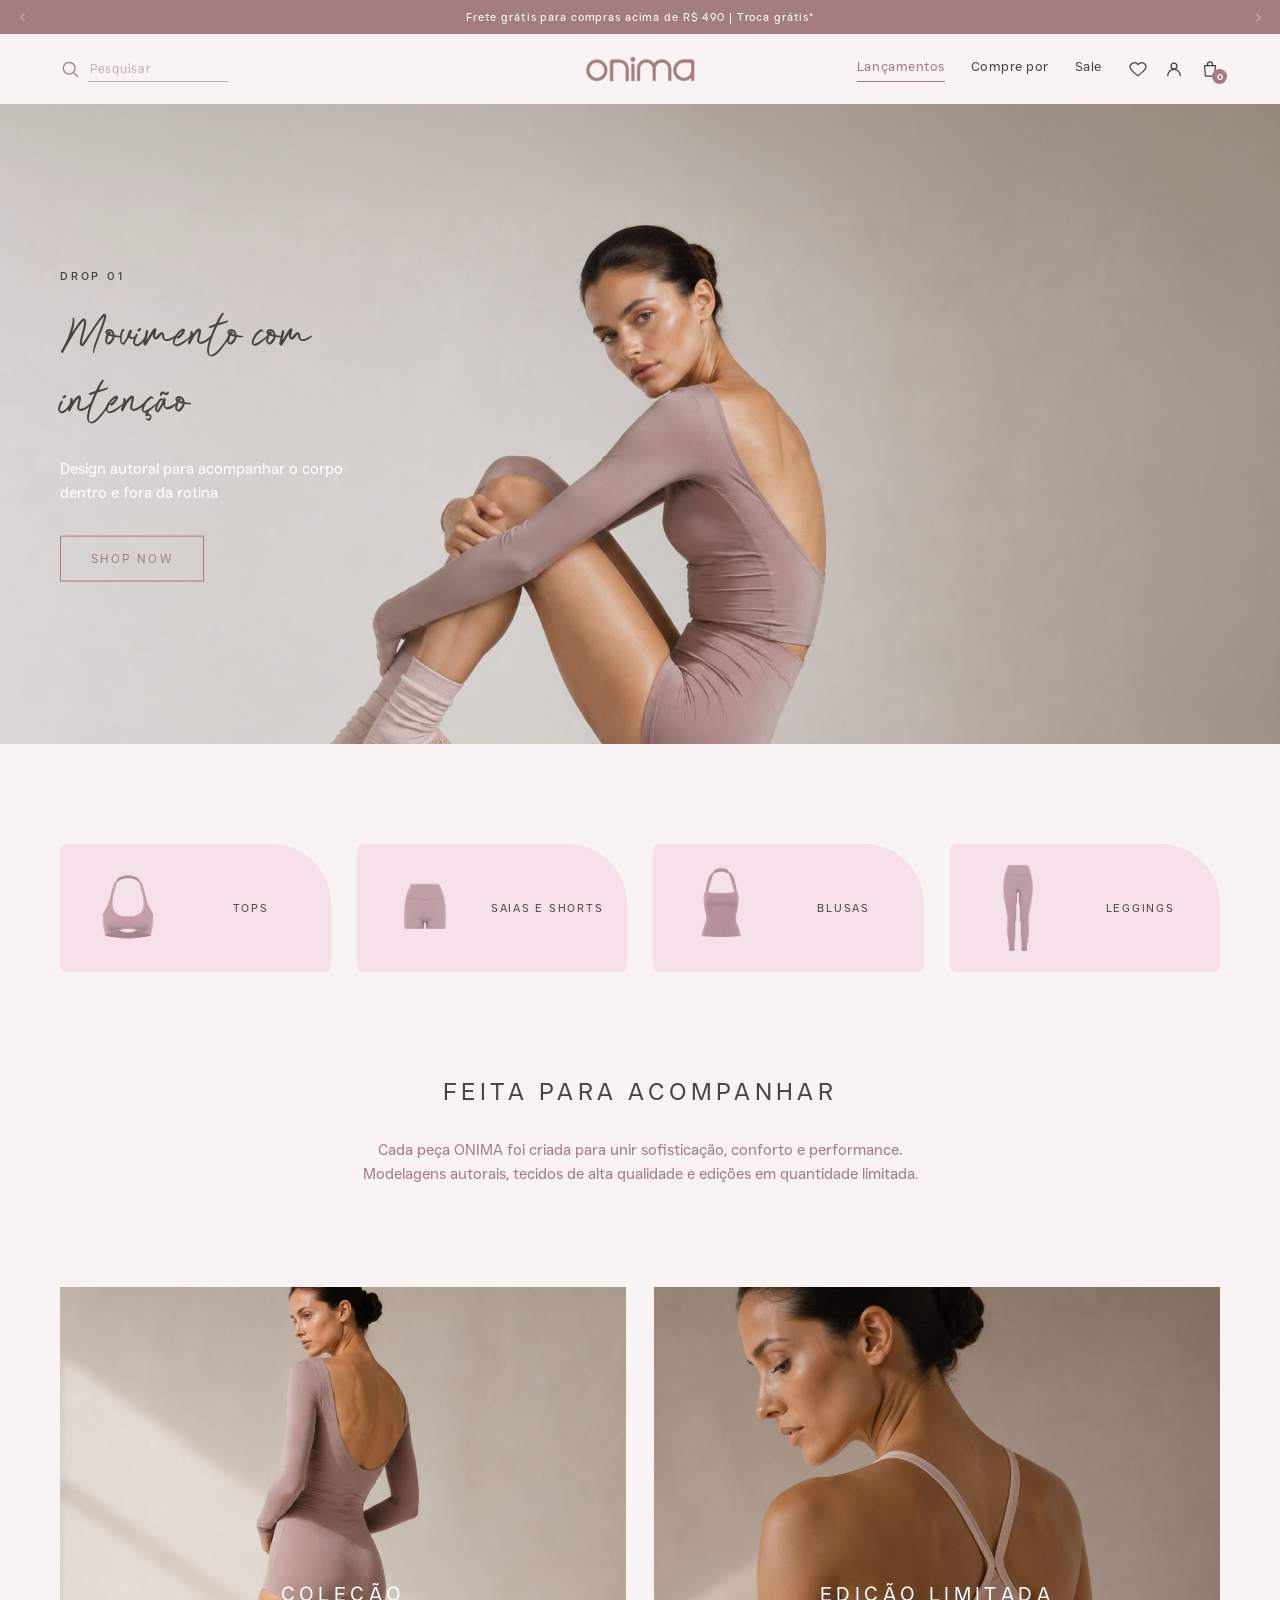
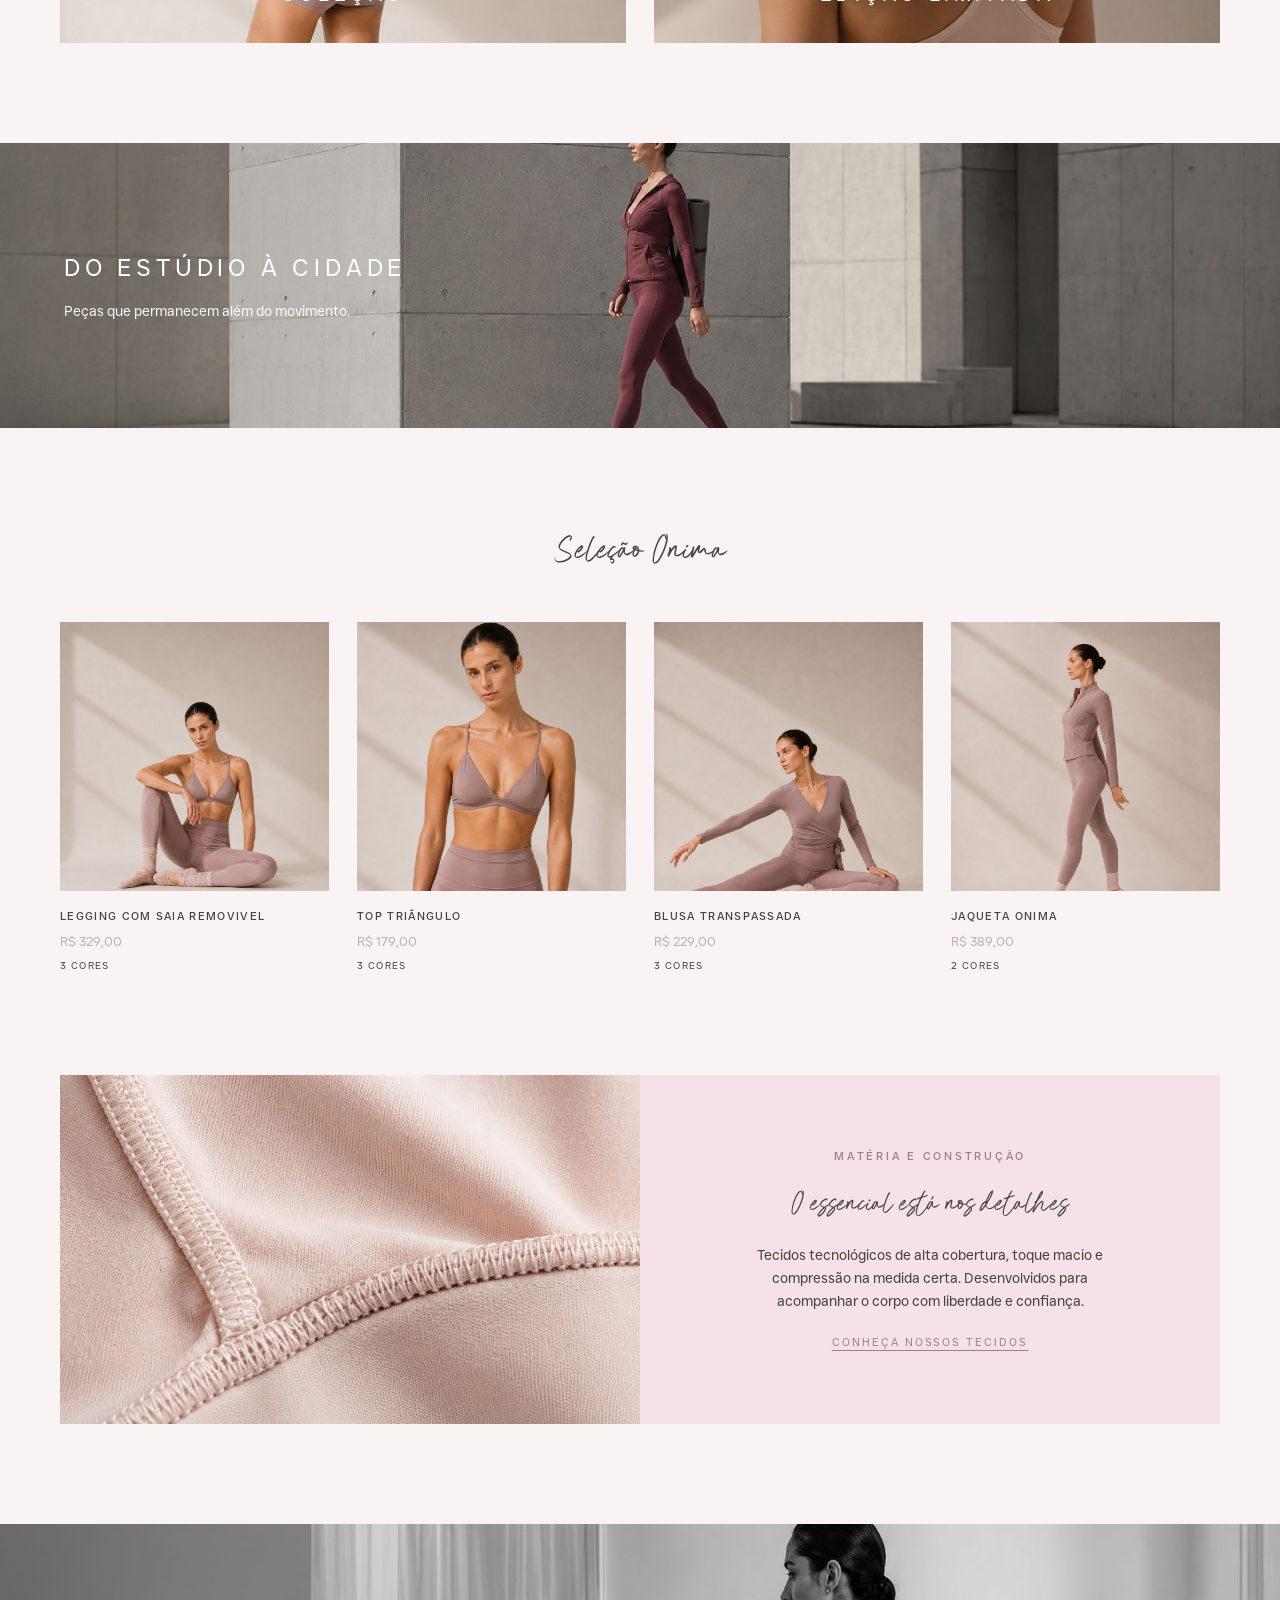
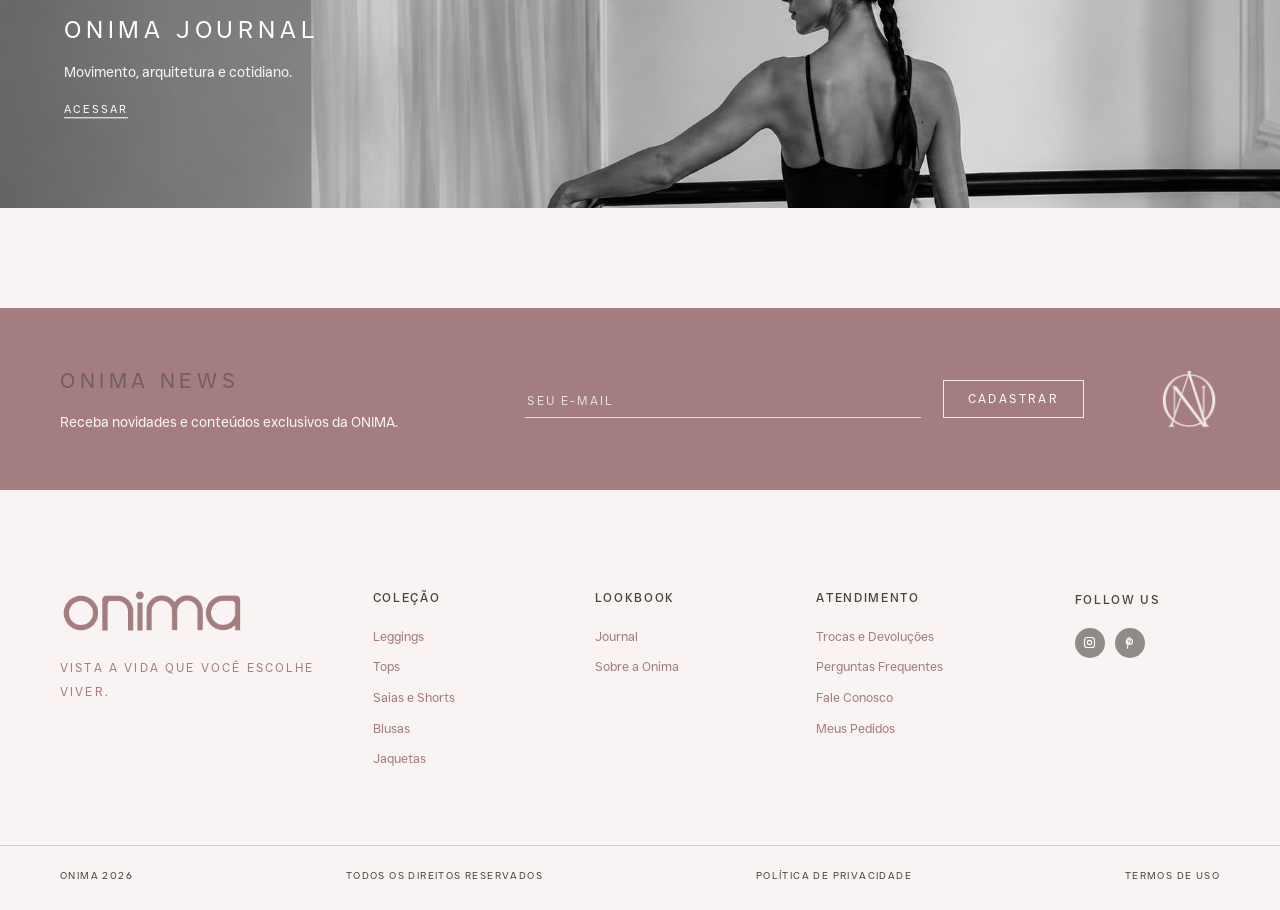
<file: index.html>
<!DOCTYPE html>
<html lang="pt-BR">

<head>
  <meta charset="UTF-8">
  <meta name="viewport" content="width=device-width, initial-scale=1.0">
  <title>ONIMA — Moda fitness feminina | Drop 01</title>
  <meta name="description" content="ONIMA — design autoral para acompanhar o corpo dentro e fora da rotina. Moda fitness feminina com estética ballet-core.">
  <link rel="icon" type="image/png" href="assets/img/favicon.png">
  <link rel="stylesheet" href="css/style.css">
</head>

<body>

  <!-- SECTION: announcement-bar -->
  <div class="on-topbar" data-topbar>
    <button class="on-topbar__arrow on-topbar__arrow--prev" type="button" aria-label="Mensagem anterior" data-topbar-prev>
      <svg class="on-icon" viewBox="0 0 24 24" fill="none" stroke="currentColor" stroke-width="1.6" stroke-linecap="round" stroke-linejoin="round"><path d="M15 6l-6 6 6 6"/></svg>
    </button>
    <div class="on-topbar__track">
      <p class="on-topbar__item is-active">Frete grátis para compras acima de R$ 490 | Troca grátis*</p>
      <p class="on-topbar__item" aria-hidden="true">Cupom de Primeira Compra: PRIMEIRACOMPRA</p>
    </div>
    <button class="on-topbar__arrow on-topbar__arrow--next" type="button" aria-label="Próxima mensagem" data-topbar-next>
      <svg class="on-icon" viewBox="0 0 24 24" fill="none" stroke="currentColor" stroke-width="1.6" stroke-linecap="round" stroke-linejoin="round"><path d="M9 6l6 6-6 6"/></svg>
    </button>
  </div>

  <!-- SECTION: header -->
  <header class="on-header">
    <div class="on-container on-header__inner">
      <div class="on-header__left">
        <button class="on-iconbtn on-burger" type="button" aria-label="Abrir menu" data-menu-open>
          <svg class="on-icon" viewBox="0 0 24 24" fill="none" stroke="currentColor" stroke-width="1.5" stroke-linecap="round">
            <line x1="4" y1="7" x2="20" y2="7" />
            <line x1="4" y1="12" x2="20" y2="12" />
            <line x1="4" y1="17" x2="20" y2="17" />
          </svg>
        </button>
        <form class="on-search" role="search" onsubmit="return false;">
          <button class="on-iconbtn" type="submit" aria-label="Pesquisar">
            <svg class="on-icon" viewBox="0 0 24 24" fill="none" stroke="currentColor" stroke-width="1.5" stroke-linecap="round">
              <circle cx="11" cy="11" r="7" />
              <line x1="16.5" y1="16.5" x2="21" y2="21" />
            </svg>
          </button>
          <input class="on-search__input" type="search" placeholder="Pesquisar" aria-label="Pesquisar">
        </form>
      </div>

      <a class="on-logo" href="index.html"><img src="assets/img/logo-onima.png" alt="ONIMA"></a>

      <div class="on-header__right">
        <nav class="on-nav" aria-label="Navegação principal">
          <a class="on-nav__link is-active" href="drop.html">Lançamentos</a>
          <a class="on-nav__link" href="drop.html">Compre por</a>
          <a class="on-nav__link" href="drop.html">Sale</a>
        </nav>
        <div class="on-header__icons">
          <a class="on-iconbtn" href="#" aria-label="Favoritos">
            <svg class="on-icon" viewBox="0 0 24 24" fill="none" stroke="currentColor" stroke-width="1.5" stroke-linecap="round" stroke-linejoin="round">
              <path d="M12 20s-7.1-4.7-9.3-9.1A5.2 5.2 0 0 1 12 6.7a5.2 5.2 0 0 1 9.3 4.2C19.1 15.3 12 20 12 20z" />
            </svg>
          </a>
          <button class="on-iconbtn on-iconbtn--user" type="button" aria-label="Minha conta" data-drawer-open="account">
            <svg class="on-icon" viewBox="0 0 24 24" fill="none" stroke="currentColor" stroke-width="1.5" stroke-linecap="round">
              <circle cx="12" cy="8.5" r="3.5" />
              <path d="M4.5 20a7.5 7.5 0 0 1 15 0" />
            </svg>
          </button>
          <button class="on-iconbtn" type="button" aria-label="Sacola" data-drawer-open="cart">
            <svg class="on-icon" viewBox="0 0 24 24" fill="none" stroke="currentColor" stroke-width="1.5" stroke-linecap="round" stroke-linejoin="round">
              <path d="M5.5 8h13l-1 12.5h-11L5.5 8z" />
              <path d="M9 8V6.3a3 3 0 0 1 6 0V8" />
            </svg>
            <span class="on-cart-count">0</span>
          </button>
        </div>
      </div>
    </div>
  </header>

  <!-- SECTION: mobile-menu -->
  <div class="on-menu" aria-hidden="true">
    <div class="on-menu__head">
      <span class="on-menu__title">Menu</span>
      <button class="on-iconbtn on-menu__close" type="button" aria-label="Fechar menu" data-menu-close>
        <svg class="on-icon" viewBox="0 0 24 24" fill="none" stroke="currentColor" stroke-width="1.5" stroke-linecap="round">
          <line x1="5" y1="5" x2="19" y2="19" />
          <line x1="19" y1="5" x2="5" y2="19" />
        </svg>
      </button>
    </div>

    <div class="on-menu__body" data-accordion-group>
      <div class="on-accordion is-open">
        <button class="on-accordion__trigger" type="button">
          Coleção
          <svg class="on-icon on-icon--chevron" viewBox="0 0 24 24" fill="none" stroke="currentColor" stroke-width="1.5" stroke-linecap="round" stroke-linejoin="round">
            <path d="M6 9l6 6 6-6" />
          </svg>
        </button>
        <div class="on-accordion__panel">
          <div>
            <ul class="on-menu__links">
              <li><a href="drop.html">Ver tudo</a></li>
              <li><a href="drop.html">Leggings</a></li>
              <li><a href="drop.html">Tops</a></li>
              <li><a href="drop.html">Saias e Shorts</a></li>
              <li><a href="drop.html">Blusas</a></li>
              <li><a href="drop.html">Jaquetas</a></li>
            </ul>
            <a class="on-menu__banner" href="drop.html">
              <img src="assets/img/menu-drop.jpg" alt="Drop 01 — modelo de costas com body Onima">
              <span class="on-menu__banner-content">
                <span class="on-eyebrow">Drop 01</span>
                <span class="on-menu__banner-title">A forma, quando precisa, torna-se presença.</span>
                <span class="on-btn on-btn--outline-light">Explorar</span>
              </span>
            </a>
          </div>
        </div>
      </div>

      <div class="on-accordion">
        <button class="on-accordion__trigger" type="button">
          Lookbook
          <svg class="on-icon on-icon--chevron" viewBox="0 0 24 24" fill="none" stroke="currentColor" stroke-width="1.5" stroke-linecap="round" stroke-linejoin="round">
            <path d="M6 9l6 6 6-6" />
          </svg>
        </button>
        <div class="on-accordion__panel">
          <div>
            <ul class="on-menu__links">
              <li><a href="journal.html">Journal</a></li>
              <li><a href="sobre.html">Sobre a Onima</a></li>
            </ul>
          </div>
        </div>
      </div>

      <div class="on-accordion">
        <button class="on-accordion__trigger" type="button">
          Journal
          <svg class="on-icon on-icon--chevron" viewBox="0 0 24 24" fill="none" stroke="currentColor" stroke-width="1.5" stroke-linecap="round" stroke-linejoin="round">
            <path d="M6 9l6 6 6-6" />
          </svg>
        </button>
        <div class="on-accordion__panel">
          <div>
            <ul class="on-menu__links">
              <li><a href="journal.html">Movimento</a></li>
              <li><a href="journal.html">Arquitetura</a></li>
              <li><a href="journal.html">Cotidiano</a></li>
            </ul>
          </div>
        </div>
      </div>

      <div class="on-accordion">
        <button class="on-accordion__trigger" type="button">
          Sobre a Onima
          <svg class="on-icon on-icon--chevron" viewBox="0 0 24 24" fill="none" stroke="currentColor" stroke-width="1.5" stroke-linecap="round" stroke-linejoin="round">
            <path d="M6 9l6 6 6-6" />
          </svg>
        </button>
        <div class="on-accordion__panel">
          <div>
            <ul class="on-menu__links">
              <li><a href="sobre.html">Nossa história</a></li>
              <li><a href="sobre.html">Nossos tecidos</a></li>
            </ul>
          </div>
        </div>
      </div>

      <div class="on-accordion">
        <button class="on-accordion__trigger" type="button">
          Atendimento
          <svg class="on-icon on-icon--chevron" viewBox="0 0 24 24" fill="none" stroke="currentColor" stroke-width="1.5" stroke-linecap="round" stroke-linejoin="round">
            <path d="M6 9l6 6 6-6" />
          </svg>
        </button>
        <div class="on-accordion__panel">
          <div>
            <ul class="on-menu__links">
              <li><a href="trocas.html">Trocas e Devoluções</a></li>
              <li><a href="#">Perguntas Frequentes</a></li>
              <li><a href="#">Fale Conosco</a></li>
              <li><a href="#">Meus Pedidos</a></li>
            </ul>
          </div>
        </div>
      </div>
    </div>

    <div class="on-menu__footer">
      <a href="#">
        <svg class="on-icon" viewBox="0 0 24 24" fill="none" stroke="currentColor" stroke-width="1.5" stroke-linecap="round">
          <circle cx="11" cy="11" r="7" />
          <line x1="16.5" y1="16.5" x2="21" y2="21" />
        </svg>
        Busca
      </a>
      <a href="#" data-drawer-open="account">
        <svg class="on-icon" viewBox="0 0 24 24" fill="none" stroke="currentColor" stroke-width="1.5" stroke-linecap="round">
          <circle cx="12" cy="8.5" r="3.5" />
          <path d="M4.5 20a7.5 7.5 0 0 1 15 0" />
        </svg>
        Minha conta
      </a>
      <a href="#">
        <svg class="on-icon" viewBox="0 0 24 24" fill="none" stroke="currentColor" stroke-width="1.5" stroke-linecap="round" stroke-linejoin="round">
          <path d="M21 12a8 8 0 1 0-3.1 6.3L21 19l-.8-3.1A8 8 0 0 0 21 12z" />
          <line x1="9" y1="11" x2="15" y2="11" />
        </svg>
        Fale conosco
      </a>
    </div>
  </div>

  <main>

    <!-- SECTION: hero -->
    <section class="on-hero">
      <picture>
        <source media="(max-width: 768px)" srcset="assets/img/hero-mobile.jpg">
        <img class="on-hero__img" src="assets/img/hero.jpg" alt="Modelo sentada vestindo conjunto Onima em tons rosados">
      </picture>
      <div class="on-hero__content">
        <p class="on-eyebrow">Drop 01</p>
        <h1 class="on-script on-hero__title">Movimento com intenção</h1>
        <p class="on-hero__text">Design autoral para acompanhar o corpo dentro e fora da rotina</p>
        <a class="on-btn on-btn--outline" href="drop.html">Shop Now</a>
      </div>
    </section>

    <!-- SECTION: categorias -->
    <section class="on-section">
      <div class="on-container">
        <div class="on-cats" data-reveal>
          <a class="on-cat-card" href="drop.html">
            <span class="on-cat-card__media"><img src="assets/img/cat-tops.jpg" alt="Top Onima"></span>
            <span class="on-cat-card__label">Tops</span>
          </a>
          <a class="on-cat-card" href="drop.html">
            <span class="on-cat-card__media"><img src="assets/img/cat-saias-shorts.jpg" alt="Shorts Onima"></span>
            <span class="on-cat-card__label">Saias e Shorts</span>
          </a>
          <a class="on-cat-card" href="drop.html">
            <span class="on-cat-card__media"><img src="assets/img/cat-blusas.jpg" alt="Blusa Onima"></span>
            <span class="on-cat-card__label">Blusas</span>
          </a>
          <a class="on-cat-card" href="drop.html">
            <span class="on-cat-card__media"><img src="assets/img/cat-leggings.jpg" alt="Legging Onima"></span>
            <span class="on-cat-card__label">Leggings</span>
          </a>
        </div>
      </div>
    </section>

    <!-- SECTION: manifesto -->
    <section class="on-section">
      <div class="on-container on-manifesto" data-reveal>
        <h2 class="on-title">Feita para acompanhar</h2>
        <p class="on-manifesto__text">Cada peça ONIMA foi criada para unir sofisticação, conforto e performance. Modelagens autorais, tecidos de alta qualidade e edições em quantidade limitada.</p>
      </div>
    </section>

    <!-- SECTION: banners-duplos -->
    <section class="on-section">
      <div class="on-container">
        <div class="on-duo" data-reveal>
          <a class="on-banner" href="drop.html">
            <img src="assets/img/banner-colecao.jpg" alt="Detalhe de conjunto Onima com sapatilhas de ballet">
            <span class="on-banner__label">Coleção</span>
          </a>
          <a class="on-banner" href="drop.html">
            <img src="assets/img/banner-edicao.jpg" alt="Modelo de costas com body Onima de decote profundo">
            <span class="on-banner__label">Edição Limitada</span>
          </a>
        </div>
      </div>
    </section>

    <!-- SECTION: banner-estudio -->
    <section class="on-section">
      <div class="on-strip" data-reveal>
        <img class="on-strip__img" src="assets/img/banner-estudio.jpg" alt="Mulher caminhando na cidade com conjunto Onima vinho">
        <div class="on-strip__content">
          <h2 class="on-strip__title">Do estúdio à cidade</h2>
          <p class="on-strip__text">Peças que permanecem além do movimento.</p>
        </div>
      </div>
    </section>

    <!-- SECTION: selecao-onima -->
    <section class="on-section">
      <div class="on-container">
        <h2 class="on-script-title" data-reveal>Seleção Onima</h2>
        <div class="on-products" style="margin-top: 48px;" data-reveal>
          <a class="on-product-card" href="produto.html">
            <span class="on-product-card__media"><img src="assets/img/prod-legging-saia.jpg" alt="Legging com saia removível"></span>
            <h3 class="on-product-card__name">Legging com Saia Removivel</h3>
            <p class="on-product-card__price">R$ 329,00</p>
            <p class="on-product-card__meta">3 Cores</p>
          </a>
          <a class="on-product-card" href="produto.html">
            <span class="on-product-card__media"><img src="assets/img/prod-top-triangulo.jpg" alt="Top triângulo"></span>
            <h3 class="on-product-card__name">Top Triângulo</h3>
            <p class="on-product-card__price">R$ 179,00</p>
            <p class="on-product-card__meta">3 Cores</p>
          </a>
          <a class="on-product-card" href="produto.html">
            <span class="on-product-card__media"><img src="assets/img/prod-blusa-transpassada.jpg" alt="Blusa transpassada"></span>
            <h3 class="on-product-card__name">Blusa Transpassada</h3>
            <p class="on-product-card__price">R$ 229,00</p>
            <p class="on-product-card__meta">3 Cores</p>
          </a>
          <a class="on-product-card" href="produto.html">
            <span class="on-product-card__media"><img src="assets/img/prod-jaqueta.jpg" alt="Jaqueta Onima"></span>
            <h3 class="on-product-card__name">Jaqueta Onima</h3>
            <p class="on-product-card__price">R$ 389,00</p>
            <p class="on-product-card__meta">2 Cores</p>
          </a>
        </div>
      </div>
    </section>

    <!-- SECTION: materia-construcao -->
    <section class="on-section">
      <div class="on-container">
        <div class="on-split" data-reveal>
          <img class="on-split__img" src="assets/img/fabric.jpg" alt="Macro de tecido rosa com costura reforçada">
          <div class="on-split__content">
            <p class="on-eyebrow">Matéria e Construção</p>
            <h2 class="on-script on-split__title">O essencial está nos detalhes</h2>
            <p class="on-split__text">Tecidos tecnológicos de alta cobertura, toque macio e compressão na medida certa. Desenvolvidos para acompanhar o corpo com liberdade e confiança.</p>
            <a class="on-link-underline" href="#">Conheça nossos tecidos</a>
          </div>
        </div>
      </div>
    </section>

    <!-- SECTION: onima-journal -->
    <section class="on-section">
      <div class="on-strip" data-reveal>
        <img class="on-strip__img" src="assets/img/journal.jpg" alt="Bailarina na barra em foto preto e branco">
        <div class="on-strip__content">
          <h2 class="on-strip__title">Onima Journal</h2>
          <p class="on-strip__text">Movimento, arquitetura e cotidiano.</p>
          <a class="on-link-underline" href="journal.html">Acessar</a>
        </div>
      </div>
    </section>

    <!-- SECTION: newsletter -->
    <section class="on-section">
      <div class="on-news">
        <div class="on-container on-news__inner">
          <div>
            <h2 class="on-news__title">Onima News</h2>
            <p class="on-news__text">Receba novidades e conteúdos exclusivos da ONIMA.</p>
          </div>
          <form class="on-news__form" novalidate>
            <input class="on-news__input" type="email" name="email" placeholder="Seu e-mail" aria-label="Seu e-mail" required>
            <button class="on-btn on-btn--outline-light" type="submit">Cadastrar</button>
            <p class="on-news__msg" role="status" aria-live="polite">&nbsp;</p>
          </form>
          <div class="on-news__mark" aria-hidden="true">
            <img src="assets/img/monograma-offwhite.png" alt="">
          </div>
        </div>
      </div>
    </section>

  </main>

  <!-- SECTION: footer -->
  <footer class="on-footer">
    <div class="on-container">
      <div class="on-footer__grid" data-accordion-group>
        <div class="on-footer__brand">
          <a class="on-footer__logo" href="index.html"><img src="assets/img/logo-onima.png" alt="ONIMA"></a>
          <p class="on-footer__tagline">Vista a vida que você escolhe viver.</p>
        </div>

        <div class="on-footer__col on-accordion">
          <button class="on-accordion__trigger" type="button">
            Coleção
            <svg class="on-icon on-icon--chevron" viewBox="0 0 24 24" fill="none" stroke="currentColor" stroke-width="1.5" stroke-linecap="round" stroke-linejoin="round">
              <path d="M6 9l6 6 6-6" />
            </svg>
          </button>
          <div class="on-accordion__panel">
            <ul class="on-footer__links">
              <li><a href="drop.html">Leggings</a></li>
              <li><a href="drop.html">Tops</a></li>
              <li><a href="drop.html">Saias e Shorts</a></li>
              <li><a href="drop.html">Blusas</a></li>
              <li><a href="drop.html">Jaquetas</a></li>
            </ul>
          </div>
        </div>

        <div class="on-footer__col on-accordion">
          <button class="on-accordion__trigger" type="button">
            Lookbook
            <svg class="on-icon on-icon--chevron" viewBox="0 0 24 24" fill="none" stroke="currentColor" stroke-width="1.5" stroke-linecap="round" stroke-linejoin="round">
              <path d="M6 9l6 6 6-6" />
            </svg>
          </button>
          <div class="on-accordion__panel">
            <ul class="on-footer__links">
              <li><a href="journal.html">Journal</a></li>
              <li><a href="sobre.html">Sobre a Onima</a></li>
            </ul>
          </div>
        </div>

        <div class="on-footer__col on-accordion">
          <button class="on-accordion__trigger" type="button">
            Atendimento
            <svg class="on-icon on-icon--chevron" viewBox="0 0 24 24" fill="none" stroke="currentColor" stroke-width="1.5" stroke-linecap="round" stroke-linejoin="round">
              <path d="M6 9l6 6 6-6" />
            </svg>
          </button>
          <div class="on-accordion__panel">
            <ul class="on-footer__links">
              <li><a href="trocas.html">Trocas e Devoluções</a></li>
              <li><a href="#">Perguntas Frequentes</a></li>
              <li><a href="#">Fale Conosco</a></li>
              <li><a href="#">Meus Pedidos</a></li>
            </ul>
          </div>
        </div>

        <div class="on-footer__col on-footer__social-wrap">
          <div>
            <p class="on-accordion__trigger" style="pointer-events: none;">Follow Us</p>
            <div class="on-footer__social">
              <a href="#" aria-label="Instagram">
                <svg class="on-icon" viewBox="0 0 24 24" fill="none" stroke="currentColor" stroke-width="1.8" stroke-linecap="round">
                  <rect x="4" y="4" width="16" height="16" rx="4.5" />
                  <circle cx="12" cy="12" r="3.4" />
                  <circle cx="16.8" cy="7.2" r="0.6" fill="currentColor" stroke="none" />
                </svg>
              </a>
              <a href="#" aria-label="Pinterest">
                <svg class="on-icon" viewBox="0 0 24 24" fill="none" stroke="currentColor" stroke-width="1.8" stroke-linecap="round" stroke-linejoin="round">
                  <path d="M13.2 4.5a6 6 0 0 0-6.4 6.1c0 2.2 1 3.6 2.4 4.2l.6-2.2a2.9 2.9 0 0 1-.8-2 3.9 3.9 0 0 1 4-4.1c2.2 0 3.7 1.4 3.7 3.5 0 2.7-1.3 4.9-3.2 4.9a1.5 1.5 0 0 1-1.5-1.9l.7-2.6a7 7 0 0 0 .3-1.6" />
                  <path d="M10.5 12.5 8.2 21" />
                </svg>
              </a>
            </div>
          </div>
        </div>
      </div>
    </div>

    <div class="on-footer__bottom">
      <div class="on-container on-footer__bottom-inner">
        <span>Onima 2026</span>
        <span>Todos os direitos reservados</span>
        <a href="#">Política de Privacidade</a>
        <a href="#">Termos de Uso</a>
      </div>
    </div>
  </footer>

  <!-- SECTION: overlay -->
  <div class="on-overlay" aria-hidden="true"></div>

  <!-- SECTION: drawer-sacola -->
  <aside class="on-drawer on-drawer--cart" data-drawer="cart" aria-hidden="true" aria-label="Resumo da sacola">
    <div class="on-drawer__head">
      <h2 class="on-drawer__title">Resumo da Sacola</h2>
      <button class="on-iconbtn" type="button" aria-label="Fechar" data-drawer-close>
        <svg class="on-icon" viewBox="0 0 24 24" fill="none" stroke="currentColor" stroke-width="1.5" stroke-linecap="round">
          <line x1="5" y1="5" x2="19" y2="19" />
          <line x1="19" y1="5" x2="5" y2="19" />
        </svg>
      </button>
    </div>
    <div class="on-cart__invite">
      <span class="on-cart__invite-icon" aria-hidden="true">
        <svg class="on-icon" viewBox="0 0 24 24" fill="none" stroke="currentColor" stroke-width="1.5" stroke-linecap="round" stroke-linejoin="round">
          <path d="M10 4H5.5v16H10" />
          <path d="M9 12h11" />
          <path d="M16.5 8.5 20 12l-3.5 3.5" />
        </svg>
      </span>
      <p>Entre ou cadastre-se para acessar sua sacola no app e no site com mais praticidade.</p>
    </div>
    <p class="on-cart__count-label">Sua sacola tem: <span data-cart-label>0 itens</span></p>
    <div class="on-cart__items" data-cart-items></div>
    <div class="on-cart__empty" data-cart-empty hidden>
      <p>Sua sacola está vazia.</p>
      <a class="on-btn on-btn--outline on-btn--pill" href="drop.html">Continuar comprando</a>
    </div>
    <div class="on-cart__footer">
      <div class="on-cart__subtotal">
        <span class="on-cart__subtotal-label">Subtotal</span>
        <span class="on-cart__subtotal-value" data-cart-subtotal>R$ 0,00</span>
      </div>
      <p class="on-cart__note">Você poderá <strong>calcular o frete</strong> e visualizar mais benefícios ao <strong>fechar o pedido</strong></p>
      <button class="on-btn on-btn--pill on-cart__checkout" type="button">Fechar o Pedido</button>
    </div>
    <div class="on-menu__footer">
      <a href="#">
        <svg class="on-icon" viewBox="0 0 24 24" fill="none" stroke="currentColor" stroke-width="1.5" stroke-linecap="round">
          <circle cx="11" cy="11" r="7" />
          <line x1="16.5" y1="16.5" x2="21" y2="21" />
        </svg>
        Busca
      </a>
      <a href="login.html">
        <svg class="on-icon" viewBox="0 0 24 24" fill="none" stroke="currentColor" stroke-width="1.5" stroke-linecap="round">
          <circle cx="12" cy="8.5" r="3.5" />
          <path d="M4.5 20a7.5 7.5 0 0 1 15 0" />
        </svg>
        Minha conta
      </a>
      <a href="#">
        <svg class="on-icon" viewBox="0 0 24 24" fill="none" stroke="currentColor" stroke-width="1.5" stroke-linecap="round" stroke-linejoin="round">
          <path d="M21 12a8 8 0 1 0-3.1 6.3L21 19l-.8-3.1A8 8 0 0 0 21 12z" />
          <line x1="9" y1="11" x2="15" y2="11" />
        </svg>
        Fale conosco
      </a>
    </div>
  </aside>

  <!-- SECTION: drawer-conta -->
  <aside class="on-drawer on-drawer--account" data-drawer="account" aria-hidden="true" aria-label="Entre ou cadastre-se">
    <div class="on-drawer__head on-drawer__head--end">
      <button class="on-iconbtn" type="button" aria-label="Fechar" data-drawer-close>
        <svg class="on-icon" viewBox="0 0 24 24" fill="none" stroke="currentColor" stroke-width="1.5" stroke-linecap="round">
          <line x1="5" y1="5" x2="19" y2="19" />
          <line x1="19" y1="5" x2="5" y2="19" />
        </svg>
      </button>
    </div>
    <div class="on-account__intro">
      <span class="on-account__avatar" aria-hidden="true">
        <svg class="on-icon" viewBox="0 0 24 24" fill="none" stroke="currentColor" stroke-width="1.5" stroke-linecap="round">
          <circle cx="12" cy="8.5" r="3.5" />
          <path d="M4.5 20a7.5 7.5 0 0 1 15 0" />
        </svg>
      </span>
      <div>
        <p class="on-account__title">Entre ou cadastre-se</p>
        <p class="on-account__sub">Seus pedidos, favoritos, conta...</p>
      </div>
    </div>
    <div class="on-account__actions">
      <a class="on-btn on-btn--solid on-btn--pill" href="login.html">Entrar</a>
      <a class="on-btn on-btn--outline on-btn--pill" href="cadastro.html">Criar conta</a>
    </div>
    <a class="on-account__banner" href="journal.html">
      <img src="assets/img/journal.jpg" alt="Onima Journal — bailarina na barra em foto preto e branco">
      <span class="on-account__banner-content">
        <span class="on-account__banner-title">Onima Journal</span>
        <span class="on-account__banner-text">Movimento, arquitetura e cotidiano.</span>
      </span>
    </a>
    <div class="on-drawer__accordions" data-accordion-group>
      <div class="on-accordion">
        <button class="on-accordion__trigger" type="button">
          Lookbook
          <svg class="on-icon on-icon--chevron" viewBox="0 0 24 24" fill="none" stroke="currentColor" stroke-width="1.5" stroke-linecap="round" stroke-linejoin="round">
            <path d="M6 9l6 6 6-6" />
          </svg>
        </button>
        <div class="on-accordion__panel">
          <div>
            <ul class="on-menu__links">
              <li><a href="journal.html">Journal</a></li>
              <li><a href="sobre.html">Sobre a Onima</a></li>
            </ul>
          </div>
        </div>
      </div>
      <div class="on-accordion">
        <button class="on-accordion__trigger" type="button">
          Journal
          <svg class="on-icon on-icon--chevron" viewBox="0 0 24 24" fill="none" stroke="currentColor" stroke-width="1.5" stroke-linecap="round" stroke-linejoin="round">
            <path d="M6 9l6 6 6-6" />
          </svg>
        </button>
        <div class="on-accordion__panel">
          <div>
            <ul class="on-menu__links">
              <li><a href="journal.html">Movimento</a></li>
              <li><a href="journal.html">Arquitetura</a></li>
              <li><a href="journal.html">Cotidiano</a></li>
            </ul>
          </div>
        </div>
      </div>
      <div class="on-accordion">
        <button class="on-accordion__trigger" type="button">
          Sobre a Onima
          <svg class="on-icon on-icon--chevron" viewBox="0 0 24 24" fill="none" stroke="currentColor" stroke-width="1.5" stroke-linecap="round" stroke-linejoin="round">
            <path d="M6 9l6 6 6-6" />
          </svg>
        </button>
        <div class="on-accordion__panel">
          <div>
            <ul class="on-menu__links">
              <li><a href="sobre.html">Nossa história</a></li>
              <li><a href="sobre.html">Nossos tecidos</a></li>
            </ul>
          </div>
        </div>
      </div>
      <div class="on-accordion">
        <button class="on-accordion__trigger" type="button">
          Atendimento
          <svg class="on-icon on-icon--chevron" viewBox="0 0 24 24" fill="none" stroke="currentColor" stroke-width="1.5" stroke-linecap="round" stroke-linejoin="round">
            <path d="M6 9l6 6 6-6" />
          </svg>
        </button>
        <div class="on-accordion__panel">
          <div>
            <ul class="on-menu__links">
              <li><a href="trocas.html">Trocas e Devoluções</a></li>
              <li><a href="#">Perguntas Frequentes</a></li>
              <li><a href="#">Fale Conosco</a></li>
              <li><a href="#">Meus Pedidos</a></li>
            </ul>
          </div>
        </div>
      </div>
    </div>
    <div class="on-menu__footer">
      <a href="#">
        <svg class="on-icon" viewBox="0 0 24 24" fill="none" stroke="currentColor" stroke-width="1.5" stroke-linecap="round">
          <circle cx="11" cy="11" r="7" />
          <line x1="16.5" y1="16.5" x2="21" y2="21" />
        </svg>
        Busca
      </a>
      <a href="login.html">
        <svg class="on-icon" viewBox="0 0 24 24" fill="none" stroke="currentColor" stroke-width="1.5" stroke-linecap="round">
          <circle cx="12" cy="8.5" r="3.5" />
          <path d="M4.5 20a7.5 7.5 0 0 1 15 0" />
        </svg>
        Minha conta
      </a>
      <a href="#">
        <svg class="on-icon" viewBox="0 0 24 24" fill="none" stroke="currentColor" stroke-width="1.5" stroke-linecap="round" stroke-linejoin="round">
          <path d="M21 12a8 8 0 1 0-3.1 6.3L21 19l-.8-3.1A8 8 0 0 0 21 12z" />
          <line x1="9" y1="11" x2="15" y2="11" />
        </svg>
        Fale conosco
      </a>
    </div>
  </aside>

  <script src="js/main.js"></script>

</body>

</html>
</file>
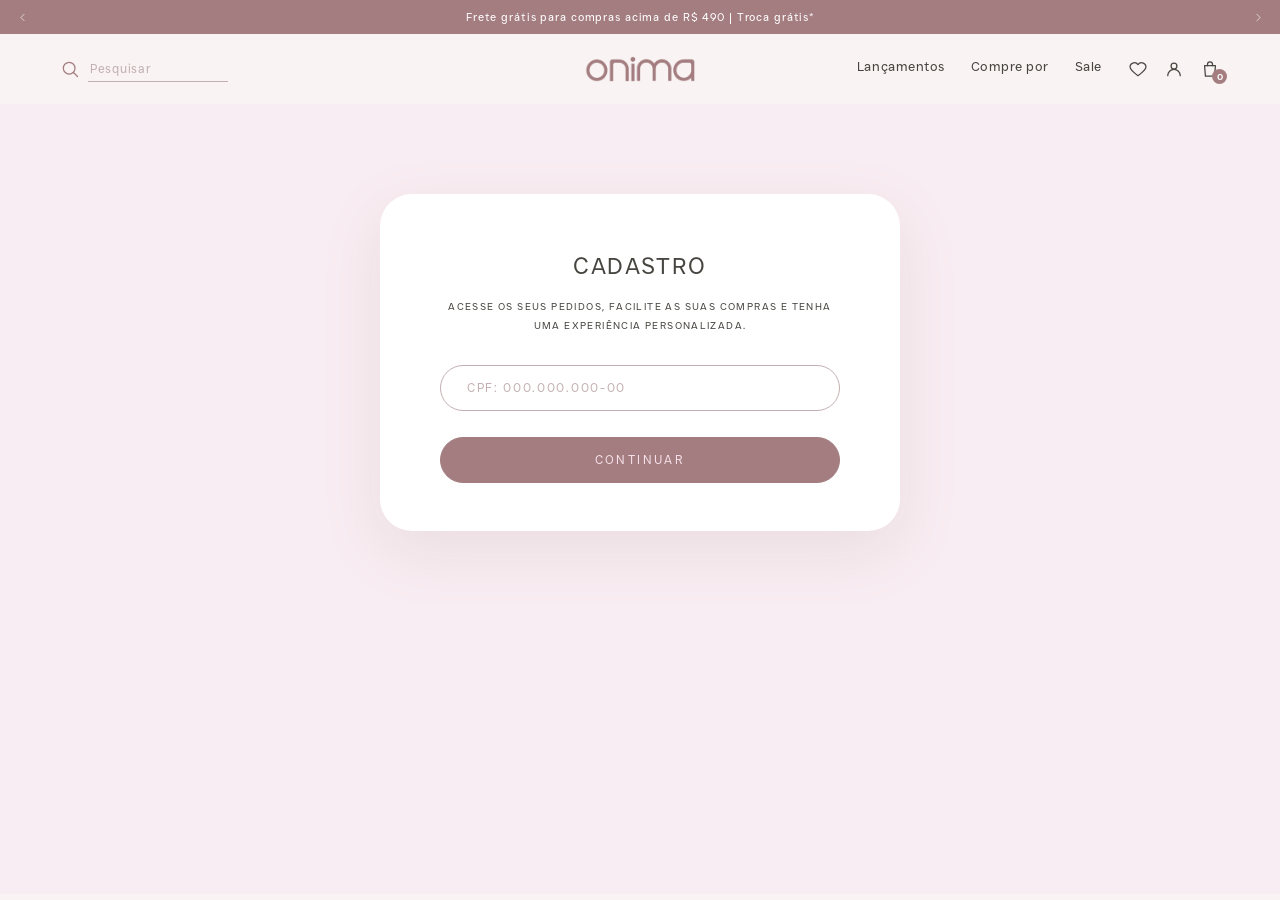
<file: cadastro.html>
<!DOCTYPE html>
<html lang="pt-BR">
<head>
  <meta charset="UTF-8">
  <meta name="viewport" content="width=device-width, initial-scale=1.0">
  <title>Cadastro — ONIMA</title>
  <meta name="description" content="Crie sua conta ONIMA e tenha uma experiência personalizada.">
  <link rel="icon" type="image/png" href="assets/img/favicon.png">
  <link rel="stylesheet" href="css/style.css">
</head>
<body>

  <!-- SECTION: announcement-bar -->
  <div class="on-topbar" data-topbar>
    <button class="on-topbar__arrow on-topbar__arrow--prev" type="button" aria-label="Mensagem anterior" data-topbar-prev>
      <svg class="on-icon" viewBox="0 0 24 24" fill="none" stroke="currentColor" stroke-width="1.6" stroke-linecap="round" stroke-linejoin="round"><path d="M15 6l-6 6 6 6"/></svg>
    </button>
    <div class="on-topbar__track">
      <p class="on-topbar__item is-active">Frete grátis para compras acima de R$ 490 | Troca grátis*</p>
      <p class="on-topbar__item" aria-hidden="true">Cupom de Primeira Compra: PRIMEIRACOMPRA</p>
    </div>
    <button class="on-topbar__arrow on-topbar__arrow--next" type="button" aria-label="Próxima mensagem" data-topbar-next>
      <svg class="on-icon" viewBox="0 0 24 24" fill="none" stroke="currentColor" stroke-width="1.6" stroke-linecap="round" stroke-linejoin="round"><path d="M9 6l6 6-6 6"/></svg>
    </button>
  </div>

  <!-- SECTION: header -->
  <header class="on-header">
    <div class="on-container on-header__inner">
      <div class="on-header__left">
        <button class="on-iconbtn on-burger" type="button" aria-label="Abrir menu" data-menu-open>
          <svg class="on-icon" viewBox="0 0 24 24" fill="none" stroke="currentColor" stroke-width="1.5" stroke-linecap="round"><line x1="4" y1="7" x2="20" y2="7"/><line x1="4" y1="12" x2="20" y2="12"/><line x1="4" y1="17" x2="20" y2="17"/></svg>
        </button>
        <form class="on-search" role="search" onsubmit="return false;">
          <button class="on-iconbtn" type="submit" aria-label="Pesquisar">
            <svg class="on-icon" viewBox="0 0 24 24" fill="none" stroke="currentColor" stroke-width="1.5" stroke-linecap="round"><circle cx="11" cy="11" r="7"/><line x1="16.5" y1="16.5" x2="21" y2="21"/></svg>
          </button>
          <input class="on-search__input" type="search" placeholder="Pesquisar" aria-label="Pesquisar">
        </form>
      </div>

      <a class="on-logo" href="index.html"><img src="assets/img/logo-onima.png" alt="ONIMA"></a>

      <div class="on-header__right">
        <nav class="on-nav" aria-label="Navegação principal">
          <a class="on-nav__link" href="drop.html">Lançamentos</a>
          <a class="on-nav__link" href="drop.html">Compre por</a>
          <a class="on-nav__link" href="drop.html">Sale</a>
        </nav>
        <div class="on-header__icons">
          <a class="on-iconbtn" href="#" aria-label="Favoritos">
            <svg class="on-icon" viewBox="0 0 24 24" fill="none" stroke="currentColor" stroke-width="1.5" stroke-linecap="round" stroke-linejoin="round"><path d="M12 20s-7.1-4.7-9.3-9.1A5.2 5.2 0 0 1 12 6.7a5.2 5.2 0 0 1 9.3 4.2C19.1 15.3 12 20 12 20z"/></svg>
          </a>
          <button class="on-iconbtn on-iconbtn--user" type="button" aria-label="Minha conta" data-drawer-open="account">
            <svg class="on-icon" viewBox="0 0 24 24" fill="none" stroke="currentColor" stroke-width="1.5" stroke-linecap="round"><circle cx="12" cy="8.5" r="3.5"/><path d="M4.5 20a7.5 7.5 0 0 1 15 0"/></svg>
          </button>
          <button class="on-iconbtn" type="button" aria-label="Sacola" data-drawer-open="cart">
            <svg class="on-icon" viewBox="0 0 24 24" fill="none" stroke="currentColor" stroke-width="1.5" stroke-linecap="round" stroke-linejoin="round"><path d="M5.5 8h13l-1 12.5h-11L5.5 8z"/><path d="M9 8V6.3a3 3 0 0 1 6 0V8"/></svg>
            <span class="on-cart-count">0</span>
          </button>
        </div>
      </div>
    </div>
  </header>

  <!-- SECTION: mobile-menu -->
  <div class="on-menu" aria-hidden="true">
    <div class="on-menu__head">
      <span class="on-menu__title">Menu</span>
      <button class="on-iconbtn on-menu__close" type="button" aria-label="Fechar menu" data-menu-close>
        <svg class="on-icon" viewBox="0 0 24 24" fill="none" stroke="currentColor" stroke-width="1.5" stroke-linecap="round"><line x1="5" y1="5" x2="19" y2="19"/><line x1="19" y1="5" x2="5" y2="19"/></svg>
      </button>
    </div>

    <div class="on-menu__body" data-accordion-group>
      <div class="on-accordion is-open">
        <button class="on-accordion__trigger" type="button">
          Coleção
          <svg class="on-icon on-icon--chevron" viewBox="0 0 24 24" fill="none" stroke="currentColor" stroke-width="1.5" stroke-linecap="round" stroke-linejoin="round"><path d="M6 9l6 6 6-6"/></svg>
        </button>
        <div class="on-accordion__panel">
          <div>
            <ul class="on-menu__links">
              <li><a href="drop.html">Ver tudo</a></li>
              <li><a href="drop.html">Leggings</a></li>
              <li><a href="drop.html">Tops</a></li>
              <li><a href="drop.html">Saias e Shorts</a></li>
              <li><a href="drop.html">Blusas</a></li>
              <li><a href="drop.html">Jaquetas</a></li>
            </ul>
            <a class="on-menu__banner" href="drop.html">
              <img src="assets/img/menu-drop.jpg" alt="Drop 01 — modelo de costas com body Onima">
              <span class="on-menu__banner-content">
                <span class="on-eyebrow">Drop 01</span>
                <span class="on-menu__banner-title">A forma, quando precisa, torna-se presença.</span>
                <span class="on-btn on-btn--outline-light">Explorar</span>
              </span>
            </a>
          </div>
        </div>
      </div>

      <div class="on-accordion">
        <button class="on-accordion__trigger" type="button">
          Lookbook
          <svg class="on-icon on-icon--chevron" viewBox="0 0 24 24" fill="none" stroke="currentColor" stroke-width="1.5" stroke-linecap="round" stroke-linejoin="round"><path d="M6 9l6 6 6-6"/></svg>
        </button>
        <div class="on-accordion__panel">
          <div>
            <ul class="on-menu__links">
              <li><a href="journal.html">Journal</a></li>
              <li><a href="sobre.html">Sobre a Onima</a></li>
            </ul>
          </div>
        </div>
      </div>

      <div class="on-accordion">
        <button class="on-accordion__trigger" type="button">
          Journal
          <svg class="on-icon on-icon--chevron" viewBox="0 0 24 24" fill="none" stroke="currentColor" stroke-width="1.5" stroke-linecap="round" stroke-linejoin="round"><path d="M6 9l6 6 6-6"/></svg>
        </button>
        <div class="on-accordion__panel">
          <div>
            <ul class="on-menu__links">
              <li><a href="journal.html">Movimento</a></li>
              <li><a href="journal.html">Arquitetura</a></li>
              <li><a href="journal.html">Cotidiano</a></li>
            </ul>
          </div>
        </div>
      </div>

      <div class="on-accordion">
        <button class="on-accordion__trigger" type="button">
          Sobre a Onima
          <svg class="on-icon on-icon--chevron" viewBox="0 0 24 24" fill="none" stroke="currentColor" stroke-width="1.5" stroke-linecap="round" stroke-linejoin="round"><path d="M6 9l6 6 6-6"/></svg>
        </button>
        <div class="on-accordion__panel">
          <div>
            <ul class="on-menu__links">
              <li><a href="sobre.html">Nossa história</a></li>
              <li><a href="sobre.html">Nossos tecidos</a></li>
            </ul>
          </div>
        </div>
      </div>

      <div class="on-accordion">
        <button class="on-accordion__trigger" type="button">
          Atendimento
          <svg class="on-icon on-icon--chevron" viewBox="0 0 24 24" fill="none" stroke="currentColor" stroke-width="1.5" stroke-linecap="round" stroke-linejoin="round"><path d="M6 9l6 6 6-6"/></svg>
        </button>
        <div class="on-accordion__panel">
          <div>
            <ul class="on-menu__links">
              <li><a href="trocas.html">Trocas e Devoluções</a></li>
              <li><a href="#">Perguntas Frequentes</a></li>
              <li><a href="#">Fale Conosco</a></li>
              <li><a href="#">Meus Pedidos</a></li>
            </ul>
          </div>
        </div>
      </div>
    </div>

    <div class="on-menu__footer">
      <a href="#">
        <svg class="on-icon" viewBox="0 0 24 24" fill="none" stroke="currentColor" stroke-width="1.5" stroke-linecap="round"><circle cx="11" cy="11" r="7"/><line x1="16.5" y1="16.5" x2="21" y2="21"/></svg>
        Busca
      </a>
      <a href="#" data-drawer-open="account">
        <svg class="on-icon" viewBox="0 0 24 24" fill="none" stroke="currentColor" stroke-width="1.5" stroke-linecap="round"><circle cx="12" cy="8.5" r="3.5"/><path d="M4.5 20a7.5 7.5 0 0 1 15 0"/></svg>
        Minha conta
      </a>
      <a href="#">
        <svg class="on-icon" viewBox="0 0 24 24" fill="none" stroke="currentColor" stroke-width="1.5" stroke-linecap="round" stroke-linejoin="round"><path d="M21 12a8 8 0 1 0-3.1 6.3L21 19l-.8-3.1A8 8 0 0 0 21 12z"/><line x1="9" y1="11" x2="15" y2="11"/></svg>
        Fale conosco
      </a>
    </div>
  </div>

  <main>

    <!-- SECTION: cadastro -->
    <section class="on-auth">
      <div class="on-auth__card" data-reveal>
        <h1 class="on-auth__title">Cadastro</h1>
        <p class="on-auth__sub">Acesse os seus pedidos, facilite as suas compras e tenha uma experiência personalizada.</p>
        <form class="on-auth__form" data-form="cadastro" novalidate>
          <input class="on-input-pill" type="text" name="cpf" inputmode="numeric" autocomplete="off" data-mask="cpf" placeholder="CPF: 000.000.000-00" aria-label="CPF">
          <p class="on-auth__error" role="alert"></p>
          <button class="on-btn on-btn--solid on-btn--pill on-auth__submit" type="submit">Continuar</button>
          <p class="on-auth__success" role="status">CPF validado com sucesso.</p>
        </form>
      </div>
    </section>

  </main>

  <!-- SECTION: overlay -->
  <div class="on-overlay" aria-hidden="true"></div>

  <!-- SECTION: drawer-sacola -->
  <aside class="on-drawer on-drawer--cart" data-drawer="cart" aria-hidden="true" aria-label="Resumo da sacola">
    <div class="on-drawer__head">
      <h2 class="on-drawer__title">Resumo da Sacola</h2>
      <button class="on-iconbtn" type="button" aria-label="Fechar" data-drawer-close>
        <svg class="on-icon" viewBox="0 0 24 24" fill="none" stroke="currentColor" stroke-width="1.5" stroke-linecap="round"><line x1="5" y1="5" x2="19" y2="19"/><line x1="19" y1="5" x2="5" y2="19"/></svg>
      </button>
    </div>
    <div class="on-cart__invite">
      <span class="on-cart__invite-icon" aria-hidden="true">
        <svg class="on-icon" viewBox="0 0 24 24" fill="none" stroke="currentColor" stroke-width="1.5" stroke-linecap="round" stroke-linejoin="round"><path d="M10 4H5.5v16H10"/><path d="M9 12h11"/><path d="M16.5 8.5 20 12l-3.5 3.5"/></svg>
      </span>
      <p>Entre ou cadastre-se para acessar sua sacola no app e no site com mais praticidade.</p>
    </div>
    <p class="on-cart__count-label">Sua sacola tem: <span data-cart-label>0 itens</span></p>
    <div class="on-cart__items" data-cart-items></div>
    <div class="on-cart__empty" data-cart-empty hidden>
      <p>Sua sacola está vazia.</p>
      <a class="on-btn on-btn--outline on-btn--pill" href="drop.html">Continuar comprando</a>
    </div>
    <div class="on-cart__footer">
      <div class="on-cart__subtotal">
        <span class="on-cart__subtotal-label">Subtotal</span>
        <span class="on-cart__subtotal-value" data-cart-subtotal>R$ 0,00</span>
      </div>
      <p class="on-cart__note">Você poderá <strong>calcular o frete</strong> e visualizar mais benefícios ao <strong>fechar o pedido</strong></p>
      <button class="on-btn on-btn--pill on-cart__checkout" type="button">Fechar o Pedido</button>
    </div>
    <div class="on-menu__footer">
      <a href="#">
        <svg class="on-icon" viewBox="0 0 24 24" fill="none" stroke="currentColor" stroke-width="1.5" stroke-linecap="round"><circle cx="11" cy="11" r="7"/><line x1="16.5" y1="16.5" x2="21" y2="21"/></svg>
        Busca
      </a>
      <a href="login.html">
        <svg class="on-icon" viewBox="0 0 24 24" fill="none" stroke="currentColor" stroke-width="1.5" stroke-linecap="round"><circle cx="12" cy="8.5" r="3.5"/><path d="M4.5 20a7.5 7.5 0 0 1 15 0"/></svg>
        Minha conta
      </a>
      <a href="#">
        <svg class="on-icon" viewBox="0 0 24 24" fill="none" stroke="currentColor" stroke-width="1.5" stroke-linecap="round" stroke-linejoin="round"><path d="M21 12a8 8 0 1 0-3.1 6.3L21 19l-.8-3.1A8 8 0 0 0 21 12z"/><line x1="9" y1="11" x2="15" y2="11"/></svg>
        Fale conosco
      </a>
    </div>
  </aside>

  <!-- SECTION: drawer-conta -->
  <aside class="on-drawer on-drawer--account" data-drawer="account" aria-hidden="true" aria-label="Entre ou cadastre-se">
    <div class="on-drawer__head on-drawer__head--end">
      <button class="on-iconbtn" type="button" aria-label="Fechar" data-drawer-close>
        <svg class="on-icon" viewBox="0 0 24 24" fill="none" stroke="currentColor" stroke-width="1.5" stroke-linecap="round"><line x1="5" y1="5" x2="19" y2="19"/><line x1="19" y1="5" x2="5" y2="19"/></svg>
      </button>
    </div>
    <div class="on-account__intro">
      <span class="on-account__avatar" aria-hidden="true">
        <svg class="on-icon" viewBox="0 0 24 24" fill="none" stroke="currentColor" stroke-width="1.5" stroke-linecap="round"><circle cx="12" cy="8.5" r="3.5"/><path d="M4.5 20a7.5 7.5 0 0 1 15 0"/></svg>
      </span>
      <div>
        <p class="on-account__title">Entre ou cadastre-se</p>
        <p class="on-account__sub">Seus pedidos, favoritos, conta...</p>
      </div>
    </div>
    <div class="on-account__actions">
      <a class="on-btn on-btn--solid on-btn--pill" href="login.html">Entrar</a>
      <a class="on-btn on-btn--outline on-btn--pill" href="cadastro.html">Criar conta</a>
    </div>
    <a class="on-account__banner" href="journal.html">
      <img src="assets/img/journal.jpg" alt="Onima Journal — bailarina na barra em foto preto e branco">
      <span class="on-account__banner-content">
        <span class="on-account__banner-title">Onima Journal</span>
        <span class="on-account__banner-text">Movimento, arquitetura e cotidiano.</span>
      </span>
    </a>
    <div class="on-drawer__accordions" data-accordion-group>
      <div class="on-accordion">
        <button class="on-accordion__trigger" type="button">
          Lookbook
          <svg class="on-icon on-icon--chevron" viewBox="0 0 24 24" fill="none" stroke="currentColor" stroke-width="1.5" stroke-linecap="round" stroke-linejoin="round"><path d="M6 9l6 6 6-6"/></svg>
        </button>
        <div class="on-accordion__panel">
          <div>
            <ul class="on-menu__links">
              <li><a href="journal.html">Journal</a></li>
              <li><a href="sobre.html">Sobre a Onima</a></li>
            </ul>
          </div>
        </div>
      </div>
      <div class="on-accordion">
        <button class="on-accordion__trigger" type="button">
          Journal
          <svg class="on-icon on-icon--chevron" viewBox="0 0 24 24" fill="none" stroke="currentColor" stroke-width="1.5" stroke-linecap="round" stroke-linejoin="round"><path d="M6 9l6 6 6-6"/></svg>
        </button>
        <div class="on-accordion__panel">
          <div>
            <ul class="on-menu__links">
              <li><a href="journal.html">Movimento</a></li>
              <li><a href="journal.html">Arquitetura</a></li>
              <li><a href="journal.html">Cotidiano</a></li>
            </ul>
          </div>
        </div>
      </div>
      <div class="on-accordion">
        <button class="on-accordion__trigger" type="button">
          Sobre a Onima
          <svg class="on-icon on-icon--chevron" viewBox="0 0 24 24" fill="none" stroke="currentColor" stroke-width="1.5" stroke-linecap="round" stroke-linejoin="round"><path d="M6 9l6 6 6-6"/></svg>
        </button>
        <div class="on-accordion__panel">
          <div>
            <ul class="on-menu__links">
              <li><a href="sobre.html">Nossa história</a></li>
              <li><a href="sobre.html">Nossos tecidos</a></li>
            </ul>
          </div>
        </div>
      </div>
      <div class="on-accordion">
        <button class="on-accordion__trigger" type="button">
          Atendimento
          <svg class="on-icon on-icon--chevron" viewBox="0 0 24 24" fill="none" stroke="currentColor" stroke-width="1.5" stroke-linecap="round" stroke-linejoin="round"><path d="M6 9l6 6 6-6"/></svg>
        </button>
        <div class="on-accordion__panel">
          <div>
            <ul class="on-menu__links">
              <li><a href="trocas.html">Trocas e Devoluções</a></li>
              <li><a href="#">Perguntas Frequentes</a></li>
              <li><a href="#">Fale Conosco</a></li>
              <li><a href="#">Meus Pedidos</a></li>
            </ul>
          </div>
        </div>
      </div>
    </div>
    <div class="on-menu__footer">
      <a href="#">
        <svg class="on-icon" viewBox="0 0 24 24" fill="none" stroke="currentColor" stroke-width="1.5" stroke-linecap="round"><circle cx="11" cy="11" r="7"/><line x1="16.5" y1="16.5" x2="21" y2="21"/></svg>
        Busca
      </a>
      <a href="login.html">
        <svg class="on-icon" viewBox="0 0 24 24" fill="none" stroke="currentColor" stroke-width="1.5" stroke-linecap="round"><circle cx="12" cy="8.5" r="3.5"/><path d="M4.5 20a7.5 7.5 0 0 1 15 0"/></svg>
        Minha conta
      </a>
      <a href="#">
        <svg class="on-icon" viewBox="0 0 24 24" fill="none" stroke="currentColor" stroke-width="1.5" stroke-linecap="round" stroke-linejoin="round"><path d="M21 12a8 8 0 1 0-3.1 6.3L21 19l-.8-3.1A8 8 0 0 0 21 12z"/><line x1="9" y1="11" x2="15" y2="11"/></svg>
        Fale conosco
      </a>
    </div>
  </aside>

  <script src="js/main.js"></script>
</body>
</html>
</file>
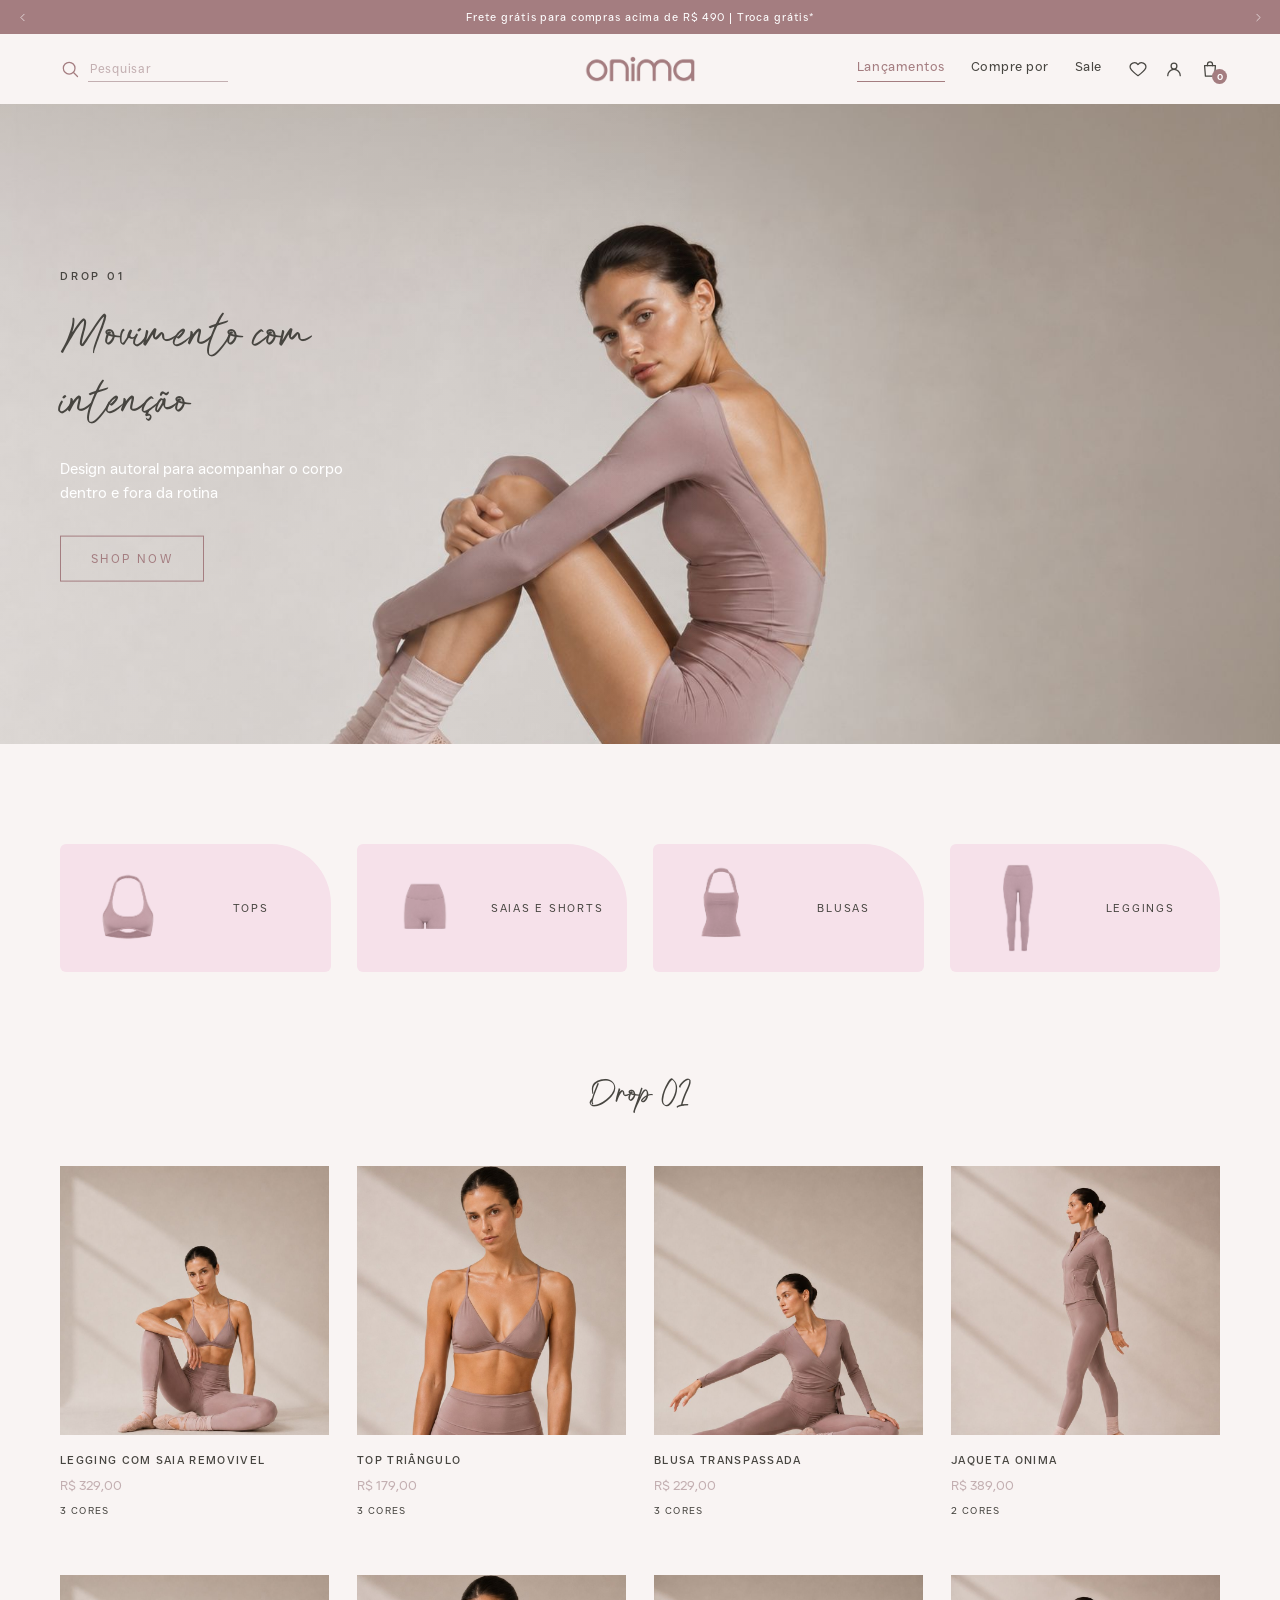
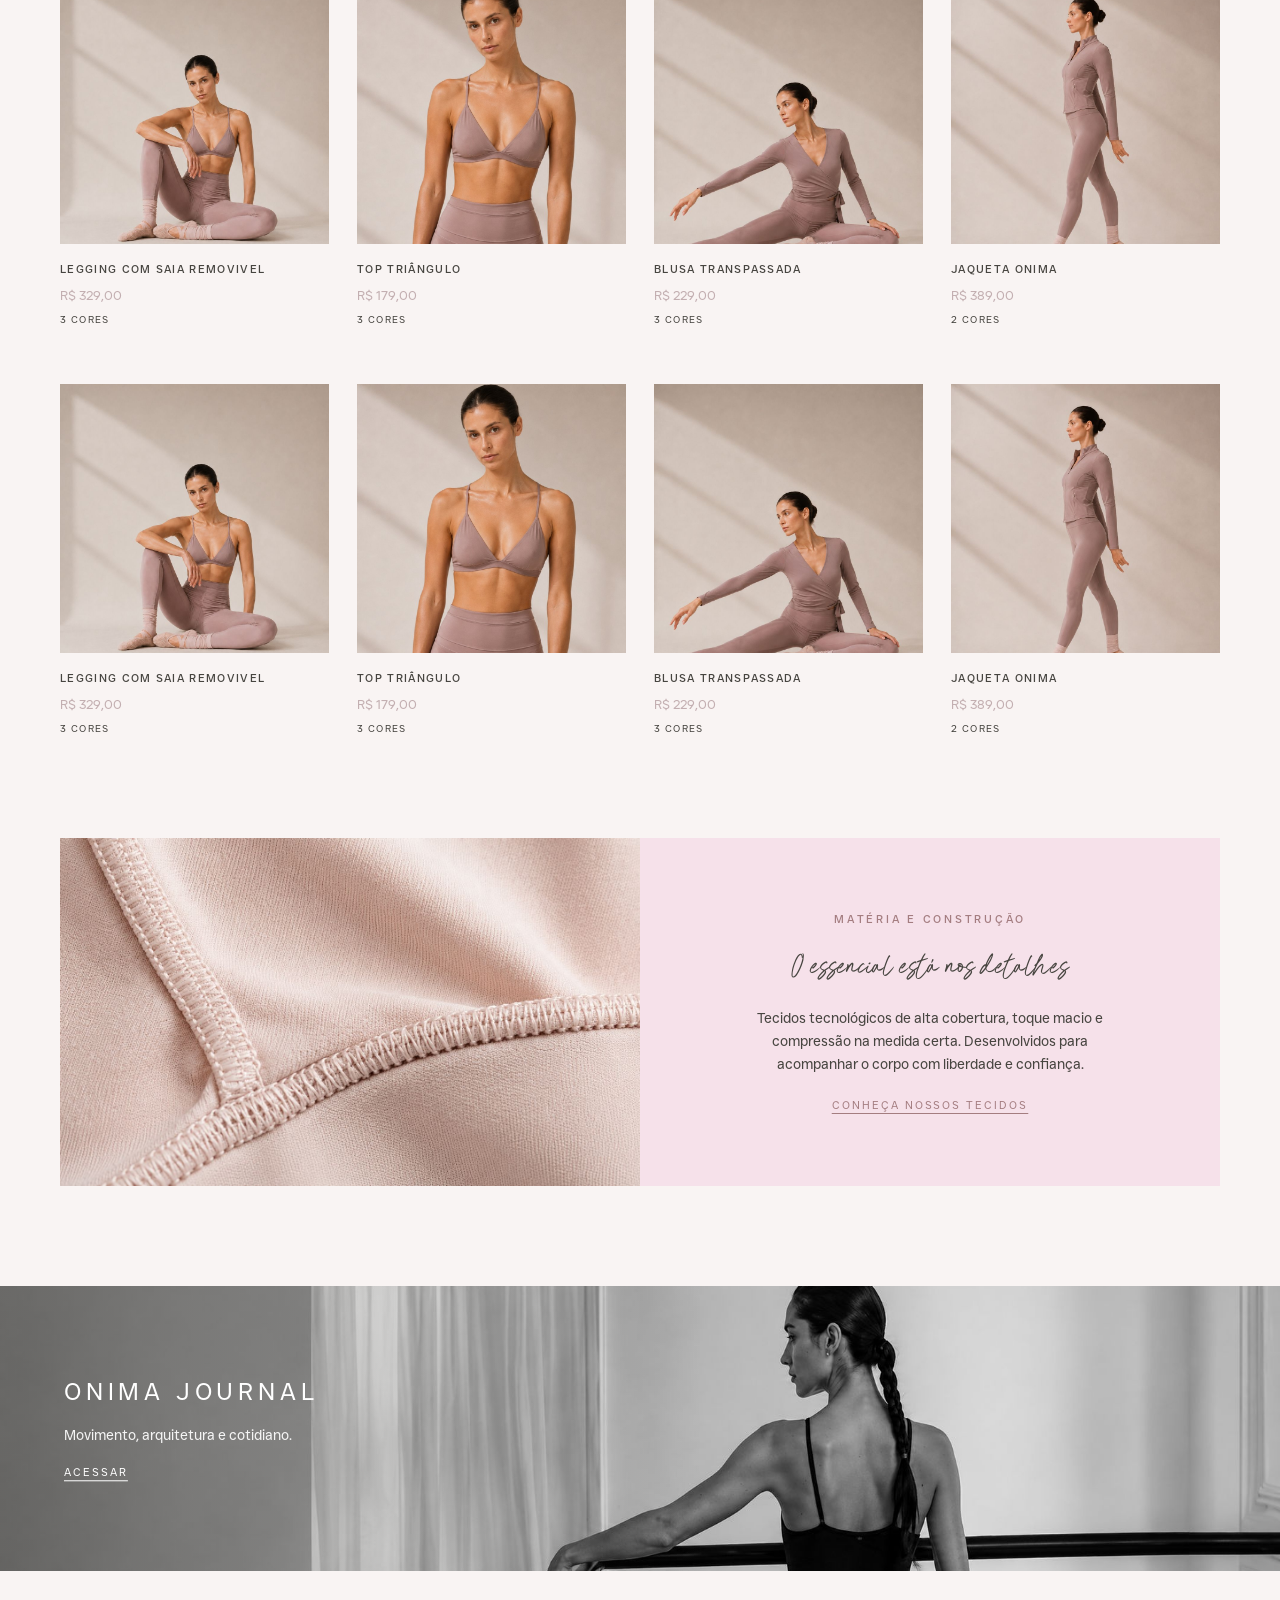
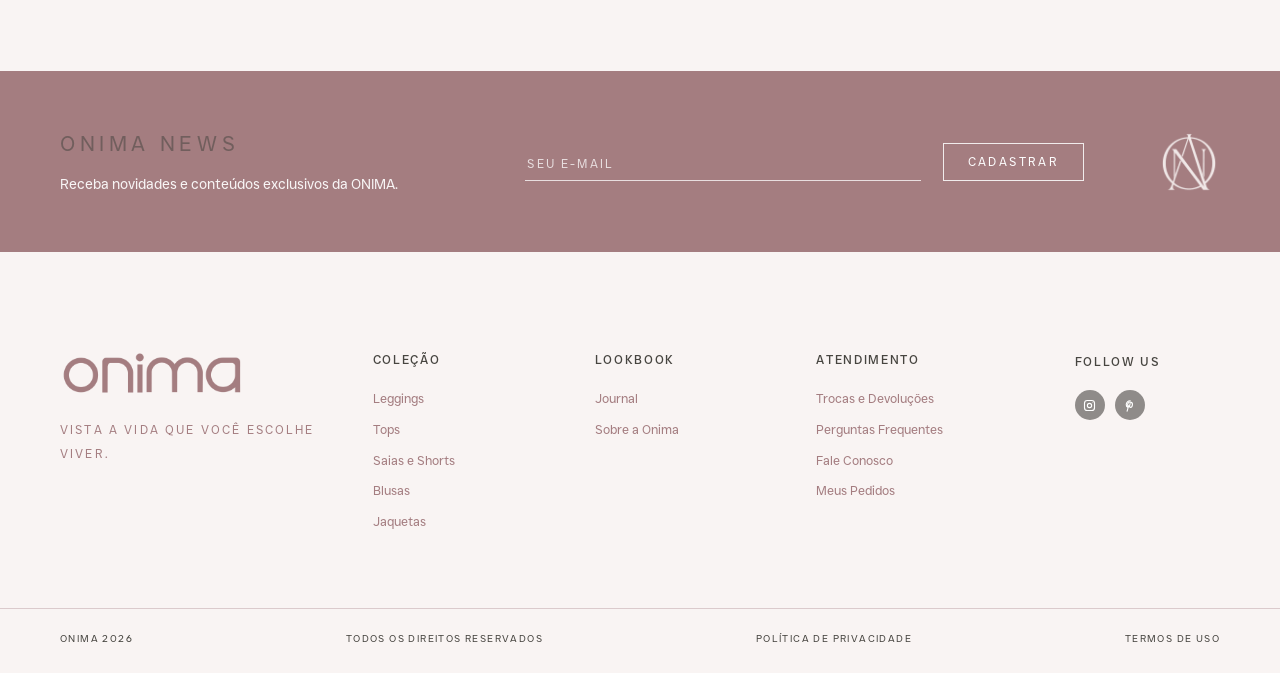
<file: drop.html>
<!DOCTYPE html>
<html lang="pt-BR">
<head>
  <meta charset="UTF-8">
  <meta name="viewport" content="width=device-width, initial-scale=1.0">
  <title>Drop 01 — ONIMA</title>
  <meta name="description" content="Drop 01 da ONIMA — coleção de moda fitness feminina com design autoral e edição limitada.">
  <link rel="icon" type="image/png" href="assets/img/favicon.png">
  <link rel="stylesheet" href="css/style.css">
</head>
<body>

  <!-- SECTION: announcement-bar -->
  <div class="on-topbar" data-topbar>
    <button class="on-topbar__arrow on-topbar__arrow--prev" type="button" aria-label="Mensagem anterior" data-topbar-prev>
      <svg class="on-icon" viewBox="0 0 24 24" fill="none" stroke="currentColor" stroke-width="1.6" stroke-linecap="round" stroke-linejoin="round"><path d="M15 6l-6 6 6 6"/></svg>
    </button>
    <div class="on-topbar__track">
      <p class="on-topbar__item is-active">Frete grátis para compras acima de R$ 490 | Troca grátis*</p>
      <p class="on-topbar__item" aria-hidden="true">Cupom de Primeira Compra: PRIMEIRACOMPRA</p>
    </div>
    <button class="on-topbar__arrow on-topbar__arrow--next" type="button" aria-label="Próxima mensagem" data-topbar-next>
      <svg class="on-icon" viewBox="0 0 24 24" fill="none" stroke="currentColor" stroke-width="1.6" stroke-linecap="round" stroke-linejoin="round"><path d="M9 6l6 6-6 6"/></svg>
    </button>
  </div>

  <!-- SECTION: header -->
  <header class="on-header">
    <div class="on-container on-header__inner">
      <div class="on-header__left">
        <button class="on-iconbtn on-burger" type="button" aria-label="Abrir menu" data-menu-open>
          <svg class="on-icon" viewBox="0 0 24 24" fill="none" stroke="currentColor" stroke-width="1.5" stroke-linecap="round"><line x1="4" y1="7" x2="20" y2="7"/><line x1="4" y1="12" x2="20" y2="12"/><line x1="4" y1="17" x2="20" y2="17"/></svg>
        </button>
        <form class="on-search" role="search" onsubmit="return false;">
          <button class="on-iconbtn" type="submit" aria-label="Pesquisar">
            <svg class="on-icon" viewBox="0 0 24 24" fill="none" stroke="currentColor" stroke-width="1.5" stroke-linecap="round"><circle cx="11" cy="11" r="7"/><line x1="16.5" y1="16.5" x2="21" y2="21"/></svg>
          </button>
          <input class="on-search__input" type="search" placeholder="Pesquisar" aria-label="Pesquisar">
        </form>
      </div>

      <a class="on-logo" href="index.html"><img src="assets/img/logo-onima.png" alt="ONIMA"></a>

      <div class="on-header__right">
        <nav class="on-nav" aria-label="Navegação principal">
          <a class="on-nav__link is-active" href="drop.html">Lançamentos</a>
          <a class="on-nav__link" href="drop.html">Compre por</a>
          <a class="on-nav__link" href="drop.html">Sale</a>
        </nav>
        <div class="on-header__icons">
          <a class="on-iconbtn" href="#" aria-label="Favoritos">
            <svg class="on-icon" viewBox="0 0 24 24" fill="none" stroke="currentColor" stroke-width="1.5" stroke-linecap="round" stroke-linejoin="round"><path d="M12 20s-7.1-4.7-9.3-9.1A5.2 5.2 0 0 1 12 6.7a5.2 5.2 0 0 1 9.3 4.2C19.1 15.3 12 20 12 20z"/></svg>
          </a>
          <button class="on-iconbtn on-iconbtn--user" type="button" aria-label="Minha conta" data-drawer-open="account">
            <svg class="on-icon" viewBox="0 0 24 24" fill="none" stroke="currentColor" stroke-width="1.5" stroke-linecap="round"><circle cx="12" cy="8.5" r="3.5"/><path d="M4.5 20a7.5 7.5 0 0 1 15 0"/></svg>
          </button>
          <button class="on-iconbtn" type="button" aria-label="Sacola" data-drawer-open="cart">
            <svg class="on-icon" viewBox="0 0 24 24" fill="none" stroke="currentColor" stroke-width="1.5" stroke-linecap="round" stroke-linejoin="round"><path d="M5.5 8h13l-1 12.5h-11L5.5 8z"/><path d="M9 8V6.3a3 3 0 0 1 6 0V8"/></svg>
            <span class="on-cart-count">0</span>
          </button>
        </div>
      </div>
    </div>
  </header>

  <!-- SECTION: mobile-menu -->
  <div class="on-menu" aria-hidden="true">
    <div class="on-menu__head">
      <span class="on-menu__title">Menu</span>
      <button class="on-iconbtn on-menu__close" type="button" aria-label="Fechar menu" data-menu-close>
        <svg class="on-icon" viewBox="0 0 24 24" fill="none" stroke="currentColor" stroke-width="1.5" stroke-linecap="round"><line x1="5" y1="5" x2="19" y2="19"/><line x1="19" y1="5" x2="5" y2="19"/></svg>
      </button>
    </div>

    <div class="on-menu__body" data-accordion-group>
      <div class="on-accordion is-open">
        <button class="on-accordion__trigger" type="button">
          Coleção
          <svg class="on-icon on-icon--chevron" viewBox="0 0 24 24" fill="none" stroke="currentColor" stroke-width="1.5" stroke-linecap="round" stroke-linejoin="round"><path d="M6 9l6 6 6-6"/></svg>
        </button>
        <div class="on-accordion__panel">
          <div>
            <ul class="on-menu__links">
              <li><a href="drop.html">Ver tudo</a></li>
              <li><a href="drop.html">Leggings</a></li>
              <li><a href="drop.html">Tops</a></li>
              <li><a href="drop.html">Saias e Shorts</a></li>
              <li><a href="drop.html">Blusas</a></li>
              <li><a href="drop.html">Jaquetas</a></li>
            </ul>
            <a class="on-menu__banner" href="drop.html">
              <img src="assets/img/menu-drop.jpg" alt="Drop 01 — modelo de costas com body Onima">
              <span class="on-menu__banner-content">
                <span class="on-eyebrow">Drop 01</span>
                <span class="on-menu__banner-title">A forma, quando precisa, torna-se presença.</span>
                <span class="on-btn on-btn--outline-light">Explorar</span>
              </span>
            </a>
          </div>
        </div>
      </div>

      <div class="on-accordion">
        <button class="on-accordion__trigger" type="button">
          Lookbook
          <svg class="on-icon on-icon--chevron" viewBox="0 0 24 24" fill="none" stroke="currentColor" stroke-width="1.5" stroke-linecap="round" stroke-linejoin="round"><path d="M6 9l6 6 6-6"/></svg>
        </button>
        <div class="on-accordion__panel">
          <div>
            <ul class="on-menu__links">
              <li><a href="journal.html">Journal</a></li>
              <li><a href="sobre.html">Sobre a Onima</a></li>
            </ul>
          </div>
        </div>
      </div>

      <div class="on-accordion">
        <button class="on-accordion__trigger" type="button">
          Journal
          <svg class="on-icon on-icon--chevron" viewBox="0 0 24 24" fill="none" stroke="currentColor" stroke-width="1.5" stroke-linecap="round" stroke-linejoin="round"><path d="M6 9l6 6 6-6"/></svg>
        </button>
        <div class="on-accordion__panel">
          <div>
            <ul class="on-menu__links">
              <li><a href="journal.html">Movimento</a></li>
              <li><a href="journal.html">Arquitetura</a></li>
              <li><a href="journal.html">Cotidiano</a></li>
            </ul>
          </div>
        </div>
      </div>

      <div class="on-accordion">
        <button class="on-accordion__trigger" type="button">
          Sobre a Onima
          <svg class="on-icon on-icon--chevron" viewBox="0 0 24 24" fill="none" stroke="currentColor" stroke-width="1.5" stroke-linecap="round" stroke-linejoin="round"><path d="M6 9l6 6 6-6"/></svg>
        </button>
        <div class="on-accordion__panel">
          <div>
            <ul class="on-menu__links">
              <li><a href="sobre.html">Nossa história</a></li>
              <li><a href="sobre.html">Nossos tecidos</a></li>
            </ul>
          </div>
        </div>
      </div>

      <div class="on-accordion">
        <button class="on-accordion__trigger" type="button">
          Atendimento
          <svg class="on-icon on-icon--chevron" viewBox="0 0 24 24" fill="none" stroke="currentColor" stroke-width="1.5" stroke-linecap="round" stroke-linejoin="round"><path d="M6 9l6 6 6-6"/></svg>
        </button>
        <div class="on-accordion__panel">
          <div>
            <ul class="on-menu__links">
              <li><a href="trocas.html">Trocas e Devoluções</a></li>
              <li><a href="#">Perguntas Frequentes</a></li>
              <li><a href="#">Fale Conosco</a></li>
              <li><a href="#">Meus Pedidos</a></li>
            </ul>
          </div>
        </div>
      </div>
    </div>

    <div class="on-menu__footer">
      <a href="#">
        <svg class="on-icon" viewBox="0 0 24 24" fill="none" stroke="currentColor" stroke-width="1.5" stroke-linecap="round"><circle cx="11" cy="11" r="7"/><line x1="16.5" y1="16.5" x2="21" y2="21"/></svg>
        Busca
      </a>
      <a href="#" data-drawer-open="account">
        <svg class="on-icon" viewBox="0 0 24 24" fill="none" stroke="currentColor" stroke-width="1.5" stroke-linecap="round"><circle cx="12" cy="8.5" r="3.5"/><path d="M4.5 20a7.5 7.5 0 0 1 15 0"/></svg>
        Minha conta
      </a>
      <a href="#">
        <svg class="on-icon" viewBox="0 0 24 24" fill="none" stroke="currentColor" stroke-width="1.5" stroke-linecap="round" stroke-linejoin="round"><path d="M21 12a8 8 0 1 0-3.1 6.3L21 19l-.8-3.1A8 8 0 0 0 21 12z"/><line x1="9" y1="11" x2="15" y2="11"/></svg>
        Fale conosco
      </a>
    </div>
  </div>

  <main>

    <!-- SECTION: hero -->
    <section class="on-hero">
      <picture>
        <source media="(max-width: 768px)" srcset="assets/img/hero-mobile.jpg">
        <img class="on-hero__img" src="assets/img/hero.jpg" alt="Modelo sentada vestindo conjunto Onima em tons rosados">
      </picture>
      <div class="on-hero__content">
        <p class="on-eyebrow">Drop 01</p>
        <h1 class="on-script on-hero__title">Movimento com intenção</h1>
        <p class="on-hero__text">Design autoral para acompanhar o corpo dentro e fora da rotina</p>
        <a class="on-btn on-btn--outline" href="#drop-produtos">Shop Now</a>
      </div>
    </section>

    <!-- SECTION: categorias -->
    <section class="on-section">
      <div class="on-container">
        <div class="on-cats" data-reveal>
          <a class="on-cat-card" href="drop.html">
            <span class="on-cat-card__media"><img src="assets/img/cat-tops.jpg" alt="Top Onima"></span>
            <span class="on-cat-card__label">Tops</span>
          </a>
          <a class="on-cat-card" href="drop.html">
            <span class="on-cat-card__media"><img src="assets/img/cat-saias-shorts.jpg" alt="Shorts Onima"></span>
            <span class="on-cat-card__label">Saias e Shorts</span>
          </a>
          <a class="on-cat-card" href="drop.html">
            <span class="on-cat-card__media"><img src="assets/img/cat-blusas.jpg" alt="Blusa Onima"></span>
            <span class="on-cat-card__label">Blusas</span>
          </a>
          <a class="on-cat-card" href="drop.html">
            <span class="on-cat-card__media"><img src="assets/img/cat-leggings.jpg" alt="Legging Onima"></span>
            <span class="on-cat-card__label">Leggings</span>
          </a>
        </div>
      </div>
    </section>

    <!-- SECTION: drop-titulo -->
    <section class="on-section" id="drop-produtos">
      <div class="on-container">
        <h2 class="on-script-title" data-reveal>Drop 01</h2>
      </div>
    </section>

    <!-- SECTION: drop-grid -->
    <section class="on-section" style="padding-top: 48px;">
      <div class="on-container">
        <div class="on-drop-grid" data-reveal>
          <a class="on-product-card" href="produto.html">
            <span class="on-product-card__media"><img src="assets/img/prod-legging-saia.jpg" alt="Legging com saia removível"></span>
            <h3 class="on-product-card__name">Legging com Saia Removivel</h3>
            <p class="on-product-card__price">R$ 329,00</p>
            <p class="on-product-card__meta">3 Cores</p>
          </a>
          <a class="on-product-card" href="produto.html">
            <span class="on-product-card__media"><img src="assets/img/prod-top-triangulo.jpg" alt="Top triângulo"></span>
            <h3 class="on-product-card__name">Top Triângulo</h3>
            <p class="on-product-card__price">R$ 179,00</p>
            <p class="on-product-card__meta">3 Cores</p>
          </a>
          <a class="on-product-card" href="produto.html">
            <span class="on-product-card__media"><img src="assets/img/prod-blusa-transpassada.jpg" alt="Blusa transpassada"></span>
            <h3 class="on-product-card__name">Blusa Transpassada</h3>
            <p class="on-product-card__price">R$ 229,00</p>
            <p class="on-product-card__meta">3 Cores</p>
          </a>
          <a class="on-product-card" href="produto.html">
            <span class="on-product-card__media"><img src="assets/img/prod-jaqueta.jpg" alt="Jaqueta Onima"></span>
            <h3 class="on-product-card__name">Jaqueta Onima</h3>
            <p class="on-product-card__price">R$ 389,00</p>
            <p class="on-product-card__meta">2 Cores</p>
          </a>
          <a class="on-product-card" href="produto.html">
            <span class="on-product-card__media"><img src="assets/img/prod-legging-saia.jpg" alt="Legging com saia removível"></span>
            <h3 class="on-product-card__name">Legging com Saia Removivel</h3>
            <p class="on-product-card__price">R$ 329,00</p>
            <p class="on-product-card__meta">3 Cores</p>
          </a>
          <a class="on-product-card" href="produto.html">
            <span class="on-product-card__media"><img src="assets/img/prod-top-triangulo.jpg" alt="Top triângulo"></span>
            <h3 class="on-product-card__name">Top Triângulo</h3>
            <p class="on-product-card__price">R$ 179,00</p>
            <p class="on-product-card__meta">3 Cores</p>
          </a>
          <a class="on-product-card" href="produto.html">
            <span class="on-product-card__media"><img src="assets/img/prod-blusa-transpassada.jpg" alt="Blusa transpassada"></span>
            <h3 class="on-product-card__name">Blusa Transpassada</h3>
            <p class="on-product-card__price">R$ 229,00</p>
            <p class="on-product-card__meta">3 Cores</p>
          </a>
          <a class="on-product-card" href="produto.html">
            <span class="on-product-card__media"><img src="assets/img/prod-jaqueta.jpg" alt="Jaqueta Onima"></span>
            <h3 class="on-product-card__name">Jaqueta Onima</h3>
            <p class="on-product-card__price">R$ 389,00</p>
            <p class="on-product-card__meta">2 Cores</p>
          </a>
          <a class="on-product-card" href="produto.html">
            <span class="on-product-card__media"><img src="assets/img/prod-legging-saia.jpg" alt="Legging com saia removível"></span>
            <h3 class="on-product-card__name">Legging com Saia Removivel</h3>
            <p class="on-product-card__price">R$ 329,00</p>
            <p class="on-product-card__meta">3 Cores</p>
          </a>
          <a class="on-product-card" href="produto.html">
            <span class="on-product-card__media"><img src="assets/img/prod-top-triangulo.jpg" alt="Top triângulo"></span>
            <h3 class="on-product-card__name">Top Triângulo</h3>
            <p class="on-product-card__price">R$ 179,00</p>
            <p class="on-product-card__meta">3 Cores</p>
          </a>
          <a class="on-product-card" href="produto.html">
            <span class="on-product-card__media"><img src="assets/img/prod-blusa-transpassada.jpg" alt="Blusa transpassada"></span>
            <h3 class="on-product-card__name">Blusa Transpassada</h3>
            <p class="on-product-card__price">R$ 229,00</p>
            <p class="on-product-card__meta">3 Cores</p>
          </a>
          <a class="on-product-card" href="produto.html">
            <span class="on-product-card__media"><img src="assets/img/prod-jaqueta.jpg" alt="Jaqueta Onima"></span>
            <h3 class="on-product-card__name">Jaqueta Onima</h3>
            <p class="on-product-card__price">R$ 389,00</p>
            <p class="on-product-card__meta">2 Cores</p>
          </a>
        </div>
      </div>
    </section>

    <!-- SECTION: materia-construcao -->
    <section class="on-section">
      <div class="on-container">
        <div class="on-split" data-reveal>
          <img class="on-split__img" src="assets/img/fabric.jpg" alt="Macro de tecido rosa com costura reforçada">
          <div class="on-split__content">
            <p class="on-eyebrow">Matéria e Construção</p>
            <h2 class="on-script on-split__title">O essencial está nos detalhes</h2>
            <p class="on-split__text">Tecidos tecnológicos de alta cobertura, toque macio e compressão na medida certa. Desenvolvidos para acompanhar o corpo com liberdade e confiança.</p>
            <a class="on-link-underline" href="#">Conheça nossos tecidos</a>
          </div>
        </div>
      </div>
    </section>

    <!-- SECTION: onima-journal -->
    <section class="on-section">
      <div class="on-strip" data-reveal>
        <img class="on-strip__img" src="assets/img/journal.jpg" alt="Bailarina na barra em foto preto e branco">
        <div class="on-strip__content">
          <h2 class="on-strip__title">Onima Journal</h2>
          <p class="on-strip__text">Movimento, arquitetura e cotidiano.</p>
          <a class="on-link-underline" href="journal.html">Acessar</a>
        </div>
      </div>
    </section>

    <!-- SECTION: newsletter -->
    <section class="on-section">
      <div class="on-news">
        <div class="on-container on-news__inner">
          <div>
            <h2 class="on-news__title">Onima News</h2>
            <p class="on-news__text">Receba novidades e conteúdos exclusivos da ONIMA.</p>
          </div>
          <form class="on-news__form" novalidate>
            <input class="on-news__input" type="email" name="email" placeholder="Seu e-mail" aria-label="Seu e-mail" required>
            <button class="on-btn on-btn--outline-light" type="submit">Cadastrar</button>
            <p class="on-news__msg" role="status" aria-live="polite">&nbsp;</p>
          </form>
          <div class="on-news__mark" aria-hidden="true">
            <img src="assets/img/monograma-offwhite.png" alt="">
          </div>
        </div>
      </div>
    </section>

  </main>

  <!-- SECTION: footer -->
  <footer class="on-footer">
    <div class="on-container">
      <div class="on-footer__grid" data-accordion-group>
        <div class="on-footer__brand">
          <a class="on-footer__logo" href="index.html"><img src="assets/img/logo-onima.png" alt="ONIMA"></a>
          <p class="on-footer__tagline">Vista a vida que você escolhe viver.</p>
        </div>

        <div class="on-footer__col on-accordion">
          <button class="on-accordion__trigger" type="button">
            Coleção
            <svg class="on-icon on-icon--chevron" viewBox="0 0 24 24" fill="none" stroke="currentColor" stroke-width="1.5" stroke-linecap="round" stroke-linejoin="round"><path d="M6 9l6 6 6-6"/></svg>
          </button>
          <div class="on-accordion__panel">
            <ul class="on-footer__links">
              <li><a href="drop.html">Leggings</a></li>
              <li><a href="drop.html">Tops</a></li>
              <li><a href="drop.html">Saias e Shorts</a></li>
              <li><a href="drop.html">Blusas</a></li>
              <li><a href="drop.html">Jaquetas</a></li>
            </ul>
          </div>
        </div>

        <div class="on-footer__col on-accordion">
          <button class="on-accordion__trigger" type="button">
            Lookbook
            <svg class="on-icon on-icon--chevron" viewBox="0 0 24 24" fill="none" stroke="currentColor" stroke-width="1.5" stroke-linecap="round" stroke-linejoin="round"><path d="M6 9l6 6 6-6"/></svg>
          </button>
          <div class="on-accordion__panel">
            <ul class="on-footer__links">
              <li><a href="journal.html">Journal</a></li>
              <li><a href="sobre.html">Sobre a Onima</a></li>
            </ul>
          </div>
        </div>

        <div class="on-footer__col on-accordion">
          <button class="on-accordion__trigger" type="button">
            Atendimento
            <svg class="on-icon on-icon--chevron" viewBox="0 0 24 24" fill="none" stroke="currentColor" stroke-width="1.5" stroke-linecap="round" stroke-linejoin="round"><path d="M6 9l6 6 6-6"/></svg>
          </button>
          <div class="on-accordion__panel">
            <ul class="on-footer__links">
              <li><a href="trocas.html">Trocas e Devoluções</a></li>
              <li><a href="#">Perguntas Frequentes</a></li>
              <li><a href="#">Fale Conosco</a></li>
              <li><a href="#">Meus Pedidos</a></li>
            </ul>
          </div>
        </div>

        <div class="on-footer__col on-footer__social-wrap">
          <div>
            <p class="on-accordion__trigger" style="pointer-events: none;">Follow Us</p>
            <div class="on-footer__social">
              <a href="#" aria-label="Instagram">
                <svg class="on-icon" viewBox="0 0 24 24" fill="none" stroke="currentColor" stroke-width="1.8" stroke-linecap="round"><rect x="4" y="4" width="16" height="16" rx="4.5"/><circle cx="12" cy="12" r="3.4"/><circle cx="16.8" cy="7.2" r="0.6" fill="currentColor" stroke="none"/></svg>
              </a>
              <a href="#" aria-label="Pinterest">
                <svg class="on-icon" viewBox="0 0 24 24" fill="none" stroke="currentColor" stroke-width="1.8" stroke-linecap="round" stroke-linejoin="round"><path d="M13.2 4.5a6 6 0 0 0-6.4 6.1c0 2.2 1 3.6 2.4 4.2l.6-2.2a2.9 2.9 0 0 1-.8-2 3.9 3.9 0 0 1 4-4.1c2.2 0 3.7 1.4 3.7 3.5 0 2.7-1.3 4.9-3.2 4.9a1.5 1.5 0 0 1-1.5-1.9l.7-2.6a7 7 0 0 0 .3-1.6"/><path d="M10.5 12.5 8.2 21"/></svg>
              </a>
            </div>
          </div>
        </div>
      </div>
    </div>

    <div class="on-footer__bottom">
      <div class="on-container on-footer__bottom-inner">
        <span>Onima 2026</span>
        <span>Todos os direitos reservados</span>
        <a href="#">Política de Privacidade</a>
        <a href="#">Termos de Uso</a>
      </div>
    </div>
  </footer>

  <!-- SECTION: overlay -->
  <div class="on-overlay" aria-hidden="true"></div>

  <!-- SECTION: drawer-sacola -->
  <aside class="on-drawer on-drawer--cart" data-drawer="cart" aria-hidden="true" aria-label="Resumo da sacola">
    <div class="on-drawer__head">
      <h2 class="on-drawer__title">Resumo da Sacola</h2>
      <button class="on-iconbtn" type="button" aria-label="Fechar" data-drawer-close>
        <svg class="on-icon" viewBox="0 0 24 24" fill="none" stroke="currentColor" stroke-width="1.5" stroke-linecap="round"><line x1="5" y1="5" x2="19" y2="19"/><line x1="19" y1="5" x2="5" y2="19"/></svg>
      </button>
    </div>
    <div class="on-cart__invite">
      <span class="on-cart__invite-icon" aria-hidden="true">
        <svg class="on-icon" viewBox="0 0 24 24" fill="none" stroke="currentColor" stroke-width="1.5" stroke-linecap="round" stroke-linejoin="round"><path d="M10 4H5.5v16H10"/><path d="M9 12h11"/><path d="M16.5 8.5 20 12l-3.5 3.5"/></svg>
      </span>
      <p>Entre ou cadastre-se para acessar sua sacola no app e no site com mais praticidade.</p>
    </div>
    <p class="on-cart__count-label">Sua sacola tem: <span data-cart-label>0 itens</span></p>
    <div class="on-cart__items" data-cart-items></div>
    <div class="on-cart__empty" data-cart-empty hidden>
      <p>Sua sacola está vazia.</p>
      <a class="on-btn on-btn--outline on-btn--pill" href="drop.html">Continuar comprando</a>
    </div>
    <div class="on-cart__footer">
      <div class="on-cart__subtotal">
        <span class="on-cart__subtotal-label">Subtotal</span>
        <span class="on-cart__subtotal-value" data-cart-subtotal>R$ 0,00</span>
      </div>
      <p class="on-cart__note">Você poderá <strong>calcular o frete</strong> e visualizar mais benefícios ao <strong>fechar o pedido</strong></p>
      <button class="on-btn on-btn--pill on-cart__checkout" type="button">Fechar o Pedido</button>
    </div>
    <div class="on-menu__footer">
      <a href="#">
        <svg class="on-icon" viewBox="0 0 24 24" fill="none" stroke="currentColor" stroke-width="1.5" stroke-linecap="round"><circle cx="11" cy="11" r="7"/><line x1="16.5" y1="16.5" x2="21" y2="21"/></svg>
        Busca
      </a>
      <a href="login.html">
        <svg class="on-icon" viewBox="0 0 24 24" fill="none" stroke="currentColor" stroke-width="1.5" stroke-linecap="round"><circle cx="12" cy="8.5" r="3.5"/><path d="M4.5 20a7.5 7.5 0 0 1 15 0"/></svg>
        Minha conta
      </a>
      <a href="#">
        <svg class="on-icon" viewBox="0 0 24 24" fill="none" stroke="currentColor" stroke-width="1.5" stroke-linecap="round" stroke-linejoin="round"><path d="M21 12a8 8 0 1 0-3.1 6.3L21 19l-.8-3.1A8 8 0 0 0 21 12z"/><line x1="9" y1="11" x2="15" y2="11"/></svg>
        Fale conosco
      </a>
    </div>
  </aside>

  <!-- SECTION: drawer-conta -->
  <aside class="on-drawer on-drawer--account" data-drawer="account" aria-hidden="true" aria-label="Entre ou cadastre-se">
    <div class="on-drawer__head on-drawer__head--end">
      <button class="on-iconbtn" type="button" aria-label="Fechar" data-drawer-close>
        <svg class="on-icon" viewBox="0 0 24 24" fill="none" stroke="currentColor" stroke-width="1.5" stroke-linecap="round"><line x1="5" y1="5" x2="19" y2="19"/><line x1="19" y1="5" x2="5" y2="19"/></svg>
      </button>
    </div>
    <div class="on-account__intro">
      <span class="on-account__avatar" aria-hidden="true">
        <svg class="on-icon" viewBox="0 0 24 24" fill="none" stroke="currentColor" stroke-width="1.5" stroke-linecap="round"><circle cx="12" cy="8.5" r="3.5"/><path d="M4.5 20a7.5 7.5 0 0 1 15 0"/></svg>
      </span>
      <div>
        <p class="on-account__title">Entre ou cadastre-se</p>
        <p class="on-account__sub">Seus pedidos, favoritos, conta...</p>
      </div>
    </div>
    <div class="on-account__actions">
      <a class="on-btn on-btn--solid on-btn--pill" href="login.html">Entrar</a>
      <a class="on-btn on-btn--outline on-btn--pill" href="cadastro.html">Criar conta</a>
    </div>
    <a class="on-account__banner" href="journal.html">
      <img src="assets/img/journal.jpg" alt="Onima Journal — bailarina na barra em foto preto e branco">
      <span class="on-account__banner-content">
        <span class="on-account__banner-title">Onima Journal</span>
        <span class="on-account__banner-text">Movimento, arquitetura e cotidiano.</span>
      </span>
    </a>
    <div class="on-drawer__accordions" data-accordion-group>
      <div class="on-accordion">
        <button class="on-accordion__trigger" type="button">
          Lookbook
          <svg class="on-icon on-icon--chevron" viewBox="0 0 24 24" fill="none" stroke="currentColor" stroke-width="1.5" stroke-linecap="round" stroke-linejoin="round"><path d="M6 9l6 6 6-6"/></svg>
        </button>
        <div class="on-accordion__panel">
          <div>
            <ul class="on-menu__links">
              <li><a href="journal.html">Journal</a></li>
              <li><a href="sobre.html">Sobre a Onima</a></li>
            </ul>
          </div>
        </div>
      </div>
      <div class="on-accordion">
        <button class="on-accordion__trigger" type="button">
          Journal
          <svg class="on-icon on-icon--chevron" viewBox="0 0 24 24" fill="none" stroke="currentColor" stroke-width="1.5" stroke-linecap="round" stroke-linejoin="round"><path d="M6 9l6 6 6-6"/></svg>
        </button>
        <div class="on-accordion__panel">
          <div>
            <ul class="on-menu__links">
              <li><a href="journal.html">Movimento</a></li>
              <li><a href="journal.html">Arquitetura</a></li>
              <li><a href="journal.html">Cotidiano</a></li>
            </ul>
          </div>
        </div>
      </div>
      <div class="on-accordion">
        <button class="on-accordion__trigger" type="button">
          Sobre a Onima
          <svg class="on-icon on-icon--chevron" viewBox="0 0 24 24" fill="none" stroke="currentColor" stroke-width="1.5" stroke-linecap="round" stroke-linejoin="round"><path d="M6 9l6 6 6-6"/></svg>
        </button>
        <div class="on-accordion__panel">
          <div>
            <ul class="on-menu__links">
              <li><a href="sobre.html">Nossa história</a></li>
              <li><a href="sobre.html">Nossos tecidos</a></li>
            </ul>
          </div>
        </div>
      </div>
      <div class="on-accordion">
        <button class="on-accordion__trigger" type="button">
          Atendimento
          <svg class="on-icon on-icon--chevron" viewBox="0 0 24 24" fill="none" stroke="currentColor" stroke-width="1.5" stroke-linecap="round" stroke-linejoin="round"><path d="M6 9l6 6 6-6"/></svg>
        </button>
        <div class="on-accordion__panel">
          <div>
            <ul class="on-menu__links">
              <li><a href="trocas.html">Trocas e Devoluções</a></li>
              <li><a href="#">Perguntas Frequentes</a></li>
              <li><a href="#">Fale Conosco</a></li>
              <li><a href="#">Meus Pedidos</a></li>
            </ul>
          </div>
        </div>
      </div>
    </div>
    <div class="on-menu__footer">
      <a href="#">
        <svg class="on-icon" viewBox="0 0 24 24" fill="none" stroke="currentColor" stroke-width="1.5" stroke-linecap="round"><circle cx="11" cy="11" r="7"/><line x1="16.5" y1="16.5" x2="21" y2="21"/></svg>
        Busca
      </a>
      <a href="login.html">
        <svg class="on-icon" viewBox="0 0 24 24" fill="none" stroke="currentColor" stroke-width="1.5" stroke-linecap="round"><circle cx="12" cy="8.5" r="3.5"/><path d="M4.5 20a7.5 7.5 0 0 1 15 0"/></svg>
        Minha conta
      </a>
      <a href="#">
        <svg class="on-icon" viewBox="0 0 24 24" fill="none" stroke="currentColor" stroke-width="1.5" stroke-linecap="round" stroke-linejoin="round"><path d="M21 12a8 8 0 1 0-3.1 6.3L21 19l-.8-3.1A8 8 0 0 0 21 12z"/><line x1="9" y1="11" x2="15" y2="11"/></svg>
        Fale conosco
      </a>
    </div>
  </aside>

  <script src="js/main.js"></script>
</body>
</html>
</file>
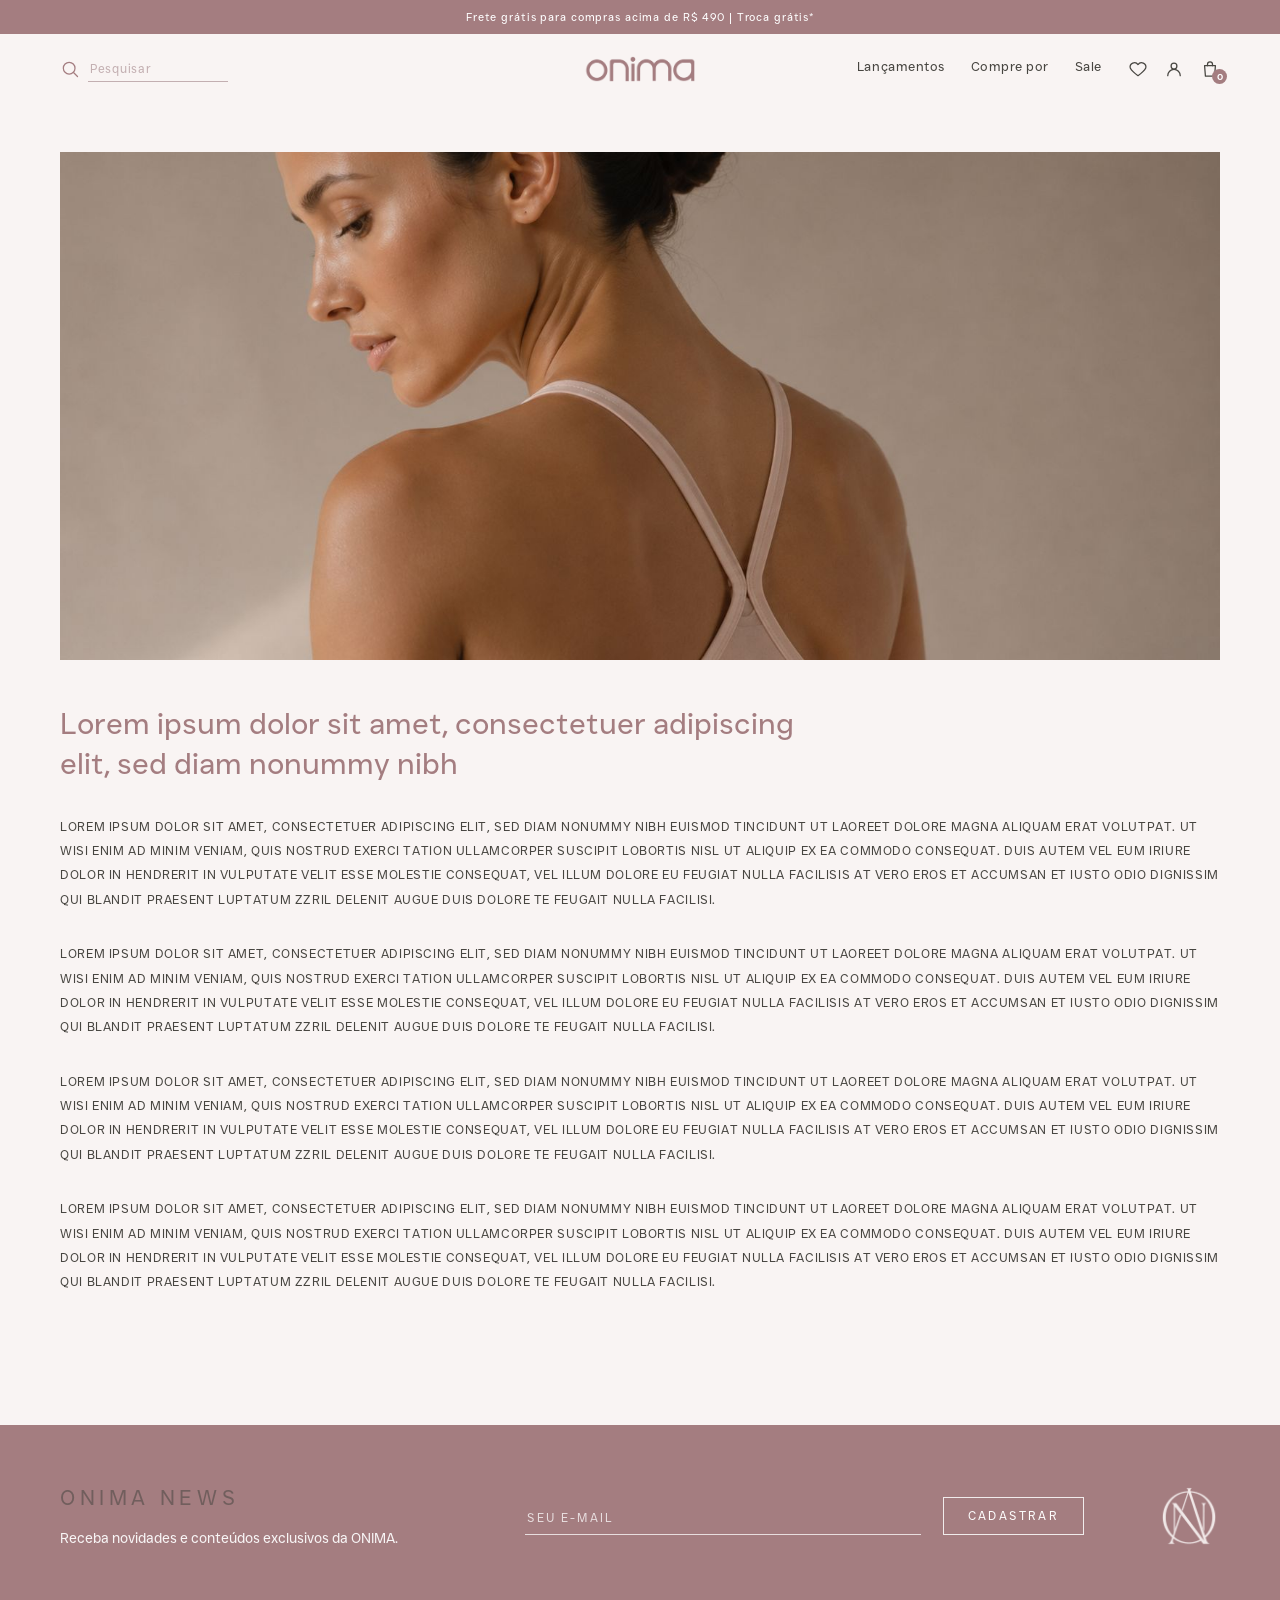
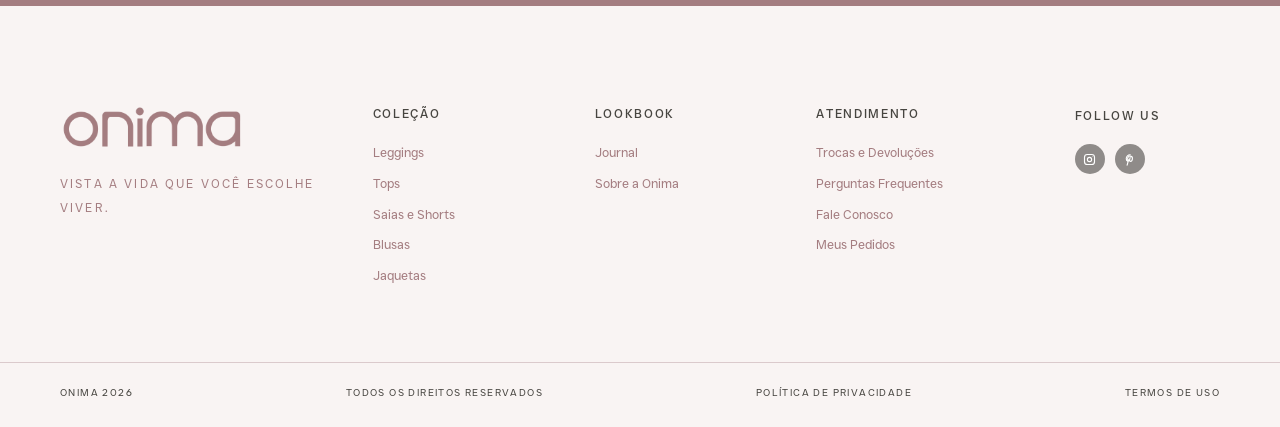
<file: journal-post.html>
<!DOCTYPE html>
<html lang="pt-BR">
<head>
  <meta charset="UTF-8">
  <meta name="viewport" content="width=device-width, initial-scale=1.0">
  <title>Lorem ipsum dolor — Onima Journal</title>
  <meta name="description" content="Post do Onima Journal — movimento, arquitetura e cotidiano.">
  <link rel="icon" type="image/png" href="assets/img/favicon.png">
  <link rel="stylesheet" href="css/style.css">
</head>
<body>

  <!-- SECTION: announcement-bar -->
  <div class="on-topbar">Frete grátis para compras acima de R$ 490 | Troca grátis*</div>

  <!-- SECTION: header -->
  <header class="on-header">
    <div class="on-container on-header__inner">
      <div class="on-header__left">
        <button class="on-iconbtn on-burger" type="button" aria-label="Abrir menu" data-menu-open>
          <svg class="on-icon" viewBox="0 0 24 24" fill="none" stroke="currentColor" stroke-width="1.5" stroke-linecap="round"><line x1="4" y1="7" x2="20" y2="7"/><line x1="4" y1="12" x2="20" y2="12"/><line x1="4" y1="17" x2="20" y2="17"/></svg>
        </button>
        <form class="on-search" role="search" onsubmit="return false;">
          <button class="on-iconbtn" type="submit" aria-label="Pesquisar">
            <svg class="on-icon" viewBox="0 0 24 24" fill="none" stroke="currentColor" stroke-width="1.5" stroke-linecap="round"><circle cx="11" cy="11" r="7"/><line x1="16.5" y1="16.5" x2="21" y2="21"/></svg>
          </button>
          <input class="on-search__input" type="search" placeholder="Pesquisar" aria-label="Pesquisar">
        </form>
      </div>

      <a class="on-logo" href="index.html"><img src="assets/img/logo-onima.png" alt="ONIMA"></a>

      <div class="on-header__right">
        <nav class="on-nav" aria-label="Navegação principal">
          <a class="on-nav__link" href="drop.html">Lançamentos</a>
          <a class="on-nav__link" href="drop.html">Compre por</a>
          <a class="on-nav__link" href="drop.html">Sale</a>
        </nav>
        <div class="on-header__icons">
          <a class="on-iconbtn" href="#" aria-label="Favoritos">
            <svg class="on-icon" viewBox="0 0 24 24" fill="none" stroke="currentColor" stroke-width="1.5" stroke-linecap="round" stroke-linejoin="round"><path d="M12 20s-7.1-4.7-9.3-9.1A5.2 5.2 0 0 1 12 6.7a5.2 5.2 0 0 1 9.3 4.2C19.1 15.3 12 20 12 20z"/></svg>
          </a>
          <button class="on-iconbtn on-iconbtn--user" type="button" aria-label="Minha conta" data-drawer-open="account">
            <svg class="on-icon" viewBox="0 0 24 24" fill="none" stroke="currentColor" stroke-width="1.5" stroke-linecap="round"><circle cx="12" cy="8.5" r="3.5"/><path d="M4.5 20a7.5 7.5 0 0 1 15 0"/></svg>
          </button>
          <button class="on-iconbtn" type="button" aria-label="Sacola" data-drawer-open="cart">
            <svg class="on-icon" viewBox="0 0 24 24" fill="none" stroke="currentColor" stroke-width="1.5" stroke-linecap="round" stroke-linejoin="round"><path d="M5.5 8h13l-1 12.5h-11L5.5 8z"/><path d="M9 8V6.3a3 3 0 0 1 6 0V8"/></svg>
            <span class="on-cart-count">0</span>
          </button>
        </div>
      </div>
    </div>
  </header>

  <!-- SECTION: mobile-menu -->
  <div class="on-menu" aria-hidden="true">
    <div class="on-menu__head">
      <span class="on-menu__title">Menu</span>
      <button class="on-iconbtn on-menu__close" type="button" aria-label="Fechar menu" data-menu-close>
        <svg class="on-icon" viewBox="0 0 24 24" fill="none" stroke="currentColor" stroke-width="1.5" stroke-linecap="round"><line x1="5" y1="5" x2="19" y2="19"/><line x1="19" y1="5" x2="5" y2="19"/></svg>
      </button>
    </div>

    <div class="on-menu__body" data-accordion-group>
      <div class="on-accordion is-open">
        <button class="on-accordion__trigger" type="button">
          Coleção
          <svg class="on-icon on-icon--chevron" viewBox="0 0 24 24" fill="none" stroke="currentColor" stroke-width="1.5" stroke-linecap="round" stroke-linejoin="round"><path d="M6 9l6 6 6-6"/></svg>
        </button>
        <div class="on-accordion__panel">
          <div>
            <ul class="on-menu__links">
              <li><a href="drop.html">Ver tudo</a></li>
              <li><a href="drop.html">Leggings</a></li>
              <li><a href="drop.html">Tops</a></li>
              <li><a href="drop.html">Saias e Shorts</a></li>
              <li><a href="drop.html">Blusas</a></li>
              <li><a href="drop.html">Jaquetas</a></li>
            </ul>
            <a class="on-menu__banner" href="drop.html">
              <img src="assets/img/menu-drop.jpg" alt="Drop 01 — modelo de costas com body Onima">
              <span class="on-menu__banner-content">
                <span class="on-eyebrow">Drop 01</span>
                <span class="on-menu__banner-title">A forma, quando precisa, torna-se presença.</span>
                <span class="on-btn on-btn--outline-light">Explorar</span>
              </span>
            </a>
          </div>
        </div>
      </div>

      <div class="on-accordion">
        <button class="on-accordion__trigger" type="button">
          Lookbook
          <svg class="on-icon on-icon--chevron" viewBox="0 0 24 24" fill="none" stroke="currentColor" stroke-width="1.5" stroke-linecap="round" stroke-linejoin="round"><path d="M6 9l6 6 6-6"/></svg>
        </button>
        <div class="on-accordion__panel">
          <div>
            <ul class="on-menu__links">
              <li><a href="journal.html">Journal</a></li>
              <li><a href="sobre.html">Sobre a Onima</a></li>
            </ul>
          </div>
        </div>
      </div>

      <div class="on-accordion">
        <button class="on-accordion__trigger" type="button">
          Journal
          <svg class="on-icon on-icon--chevron" viewBox="0 0 24 24" fill="none" stroke="currentColor" stroke-width="1.5" stroke-linecap="round" stroke-linejoin="round"><path d="M6 9l6 6 6-6"/></svg>
        </button>
        <div class="on-accordion__panel">
          <div>
            <ul class="on-menu__links">
              <li><a href="journal.html">Movimento</a></li>
              <li><a href="journal.html">Arquitetura</a></li>
              <li><a href="journal.html">Cotidiano</a></li>
            </ul>
          </div>
        </div>
      </div>

      <div class="on-accordion">
        <button class="on-accordion__trigger" type="button">
          Sobre a Onima
          <svg class="on-icon on-icon--chevron" viewBox="0 0 24 24" fill="none" stroke="currentColor" stroke-width="1.5" stroke-linecap="round" stroke-linejoin="round"><path d="M6 9l6 6 6-6"/></svg>
        </button>
        <div class="on-accordion__panel">
          <div>
            <ul class="on-menu__links">
              <li><a href="sobre.html">Nossa história</a></li>
              <li><a href="sobre.html">Nossos tecidos</a></li>
            </ul>
          </div>
        </div>
      </div>

      <div class="on-accordion">
        <button class="on-accordion__trigger" type="button">
          Atendimento
          <svg class="on-icon on-icon--chevron" viewBox="0 0 24 24" fill="none" stroke="currentColor" stroke-width="1.5" stroke-linecap="round" stroke-linejoin="round"><path d="M6 9l6 6 6-6"/></svg>
        </button>
        <div class="on-accordion__panel">
          <div>
            <ul class="on-menu__links">
              <li><a href="#">Trocas e Devoluções</a></li>
              <li><a href="#">Perguntas Frequentes</a></li>
              <li><a href="#">Fale Conosco</a></li>
              <li><a href="#">Meus Pedidos</a></li>
            </ul>
          </div>
        </div>
      </div>
    </div>

    <div class="on-menu__footer">
      <a href="#">
        <svg class="on-icon" viewBox="0 0 24 24" fill="none" stroke="currentColor" stroke-width="1.5" stroke-linecap="round"><circle cx="11" cy="11" r="7"/><line x1="16.5" y1="16.5" x2="21" y2="21"/></svg>
        Busca
      </a>
      <a href="#" data-drawer-open="account">
        <svg class="on-icon" viewBox="0 0 24 24" fill="none" stroke="currentColor" stroke-width="1.5" stroke-linecap="round"><circle cx="12" cy="8.5" r="3.5"/><path d="M4.5 20a7.5 7.5 0 0 1 15 0"/></svg>
        Minha conta
      </a>
      <a href="#">
        <svg class="on-icon" viewBox="0 0 24 24" fill="none" stroke="currentColor" stroke-width="1.5" stroke-linecap="round" stroke-linejoin="round"><path d="M21 12a8 8 0 1 0-3.1 6.3L21 19l-.8-3.1A8 8 0 0 0 21 12z"/><line x1="9" y1="11" x2="15" y2="11"/></svg>
        Fale conosco
      </a>
    </div>
  </div>

  <main>

    <!-- SECTION: journal-post -->
    <article class="on-section" style="padding-top: 48px;">
      <div class="on-container">
        <img class="on-post__hero" src="assets/img/journal-back.jpg" alt="Detalhe das costas com alças finas de top Onima">
        <h1 class="on-post__title">Lorem ipsum dolor sit amet, consectetuer adipiscing elit, sed diam nonummy nibh</h1>
        <div class="on-post__body" data-reveal>
          <p>Lorem ipsum dolor sit amet, consectetuer adipiscing elit, sed diam nonummy nibh euismod tincidunt ut laoreet dolore magna aliquam erat volutpat. Ut wisi enim ad minim veniam, quis nostrud exerci tation ullamcorper suscipit lobortis nisl ut aliquip ex ea commodo consequat. Duis autem vel eum iriure dolor in hendrerit in vulputate velit esse molestie consequat, vel illum dolore eu feugiat nulla facilisis at vero eros et accumsan et iusto odio dignissim qui blandit praesent luptatum zzril delenit augue duis dolore te feugait nulla facilisi.</p>
          <p>Lorem ipsum dolor sit amet, consectetuer adipiscing elit, sed diam nonummy nibh euismod tincidunt ut laoreet dolore magna aliquam erat volutpat. Ut wisi enim ad minim veniam, quis nostrud exerci tation ullamcorper suscipit lobortis nisl ut aliquip ex ea commodo consequat. Duis autem vel eum iriure dolor in hendrerit in vulputate velit esse molestie consequat, vel illum dolore eu feugiat nulla facilisis at vero eros et accumsan et iusto odio dignissim qui blandit praesent luptatum zzril delenit augue duis dolore te feugait nulla facilisi.</p>
          <p>Lorem ipsum dolor sit amet, consectetuer adipiscing elit, sed diam nonummy nibh euismod tincidunt ut laoreet dolore magna aliquam erat volutpat. Ut wisi enim ad minim veniam, quis nostrud exerci tation ullamcorper suscipit lobortis nisl ut aliquip ex ea commodo consequat. Duis autem vel eum iriure dolor in hendrerit in vulputate velit esse molestie consequat, vel illum dolore eu feugiat nulla facilisis at vero eros et accumsan et iusto odio dignissim qui blandit praesent luptatum zzril delenit augue duis dolore te feugait nulla facilisi.</p>
          <p>Lorem ipsum dolor sit amet, consectetuer adipiscing elit, sed diam nonummy nibh euismod tincidunt ut laoreet dolore magna aliquam erat volutpat. Ut wisi enim ad minim veniam, quis nostrud exerci tation ullamcorper suscipit lobortis nisl ut aliquip ex ea commodo consequat. Duis autem vel eum iriure dolor in hendrerit in vulputate velit esse molestie consequat, vel illum dolore eu feugiat nulla facilisis at vero eros et accumsan et iusto odio dignissim qui blandit praesent luptatum zzril delenit augue duis dolore te feugait nulla facilisi.</p>
        </div>
      </div>
    </article>

    <!-- SECTION: newsletter -->
    <section class="on-section">
      <div class="on-news">
        <div class="on-container on-news__inner">
          <div>
            <h2 class="on-news__title">Onima News</h2>
            <p class="on-news__text">Receba novidades e conteúdos exclusivos da ONIMA.</p>
          </div>
          <form class="on-news__form" novalidate>
            <input class="on-news__input" type="email" name="email" placeholder="Seu e-mail" aria-label="Seu e-mail" required>
            <button class="on-btn on-btn--outline-light" type="submit">Cadastrar</button>
            <p class="on-news__msg" role="status" aria-live="polite">&nbsp;</p>
          </form>
          <div class="on-news__mark" aria-hidden="true">
            <img src="assets/img/monograma-offwhite.png" alt="">
          </div>
        </div>
      </div>
    </section>

  </main>

  <!-- SECTION: footer -->
  <footer class="on-footer">
    <div class="on-container">
      <div class="on-footer__grid" data-accordion-group>
        <div class="on-footer__brand">
          <a class="on-footer__logo" href="index.html"><img src="assets/img/logo-onima.png" alt="ONIMA"></a>
          <p class="on-footer__tagline">Vista a vida que você escolhe viver.</p>
        </div>

        <div class="on-footer__col on-accordion">
          <button class="on-accordion__trigger" type="button">
            Coleção
            <svg class="on-icon on-icon--chevron" viewBox="0 0 24 24" fill="none" stroke="currentColor" stroke-width="1.5" stroke-linecap="round" stroke-linejoin="round"><path d="M6 9l6 6 6-6"/></svg>
          </button>
          <div class="on-accordion__panel">
            <ul class="on-footer__links">
              <li><a href="drop.html">Leggings</a></li>
              <li><a href="drop.html">Tops</a></li>
              <li><a href="drop.html">Saias e Shorts</a></li>
              <li><a href="drop.html">Blusas</a></li>
              <li><a href="drop.html">Jaquetas</a></li>
            </ul>
          </div>
        </div>

        <div class="on-footer__col on-accordion">
          <button class="on-accordion__trigger" type="button">
            Lookbook
            <svg class="on-icon on-icon--chevron" viewBox="0 0 24 24" fill="none" stroke="currentColor" stroke-width="1.5" stroke-linecap="round" stroke-linejoin="round"><path d="M6 9l6 6 6-6"/></svg>
          </button>
          <div class="on-accordion__panel">
            <ul class="on-footer__links">
              <li><a href="journal.html">Journal</a></li>
              <li><a href="sobre.html">Sobre a Onima</a></li>
            </ul>
          </div>
        </div>

        <div class="on-footer__col on-accordion">
          <button class="on-accordion__trigger" type="button">
            Atendimento
            <svg class="on-icon on-icon--chevron" viewBox="0 0 24 24" fill="none" stroke="currentColor" stroke-width="1.5" stroke-linecap="round" stroke-linejoin="round"><path d="M6 9l6 6 6-6"/></svg>
          </button>
          <div class="on-accordion__panel">
            <ul class="on-footer__links">
              <li><a href="#">Trocas e Devoluções</a></li>
              <li><a href="#">Perguntas Frequentes</a></li>
              <li><a href="#">Fale Conosco</a></li>
              <li><a href="#">Meus Pedidos</a></li>
            </ul>
          </div>
        </div>

        <div class="on-footer__col on-footer__social-wrap">
          <div>
            <p class="on-accordion__trigger" style="pointer-events: none;">Follow Us</p>
            <div class="on-footer__social">
              <a href="#" aria-label="Instagram">
                <svg class="on-icon" viewBox="0 0 24 24" fill="none" stroke="currentColor" stroke-width="1.8" stroke-linecap="round"><rect x="4" y="4" width="16" height="16" rx="4.5"/><circle cx="12" cy="12" r="3.4"/><circle cx="16.8" cy="7.2" r="0.6" fill="currentColor" stroke="none"/></svg>
              </a>
              <a href="#" aria-label="Pinterest">
                <svg class="on-icon" viewBox="0 0 24 24" fill="none" stroke="currentColor" stroke-width="1.8" stroke-linecap="round" stroke-linejoin="round"><path d="M13.2 4.5a6 6 0 0 0-6.4 6.1c0 2.2 1 3.6 2.4 4.2l.6-2.2a2.9 2.9 0 0 1-.8-2 3.9 3.9 0 0 1 4-4.1c2.2 0 3.7 1.4 3.7 3.5 0 2.7-1.3 4.9-3.2 4.9a1.5 1.5 0 0 1-1.5-1.9l.7-2.6a7 7 0 0 0 .3-1.6"/><path d="M10.5 12.5 8.2 21"/></svg>
              </a>
            </div>
          </div>
        </div>
      </div>
    </div>

    <div class="on-footer__bottom">
      <div class="on-container on-footer__bottom-inner">
        <span>Onima 2026</span>
        <span>Todos os direitos reservados</span>
        <a href="#">Política de Privacidade</a>
        <a href="#">Termos de Uso</a>
      </div>
    </div>
  </footer>

  <!-- SECTION: overlay -->
  <div class="on-overlay" aria-hidden="true"></div>

  <!-- SECTION: drawer-sacola -->
  <aside class="on-drawer on-drawer--cart" data-drawer="cart" aria-hidden="true" aria-label="Resumo da sacola">
    <div class="on-drawer__head">
      <h2 class="on-drawer__title">Resumo da Sacola</h2>
      <button class="on-iconbtn" type="button" aria-label="Fechar" data-drawer-close>
        <svg class="on-icon" viewBox="0 0 24 24" fill="none" stroke="currentColor" stroke-width="1.5" stroke-linecap="round"><line x1="5" y1="5" x2="19" y2="19"/><line x1="19" y1="5" x2="5" y2="19"/></svg>
      </button>
    </div>
    <div class="on-cart__invite">
      <span class="on-cart__invite-icon" aria-hidden="true">
        <svg class="on-icon" viewBox="0 0 24 24" fill="none" stroke="currentColor" stroke-width="1.5" stroke-linecap="round" stroke-linejoin="round"><path d="M10 4H5.5v16H10"/><path d="M9 12h11"/><path d="M16.5 8.5 20 12l-3.5 3.5"/></svg>
      </span>
      <p>Entre ou cadastre-se para acessar sua sacola no app e no site com mais praticidade.</p>
    </div>
    <p class="on-cart__count-label">Sua sacola tem: <span data-cart-label>0 itens</span></p>
    <div class="on-cart__items" data-cart-items></div>
    <div class="on-cart__empty" data-cart-empty hidden>
      <p>Sua sacola está vazia.</p>
      <a class="on-btn on-btn--outline on-btn--pill" href="drop.html">Continuar comprando</a>
    </div>
    <div class="on-cart__footer">
      <div class="on-cart__subtotal">
        <span class="on-cart__subtotal-label">Subtotal</span>
        <span class="on-cart__subtotal-value" data-cart-subtotal>R$ 0,00</span>
      </div>
      <p class="on-cart__note">Você poderá <strong>calcular o frete</strong> e visualizar mais benefícios ao <strong>fechar o pedido</strong></p>
      <button class="on-btn on-btn--pill on-cart__checkout" type="button">Fechar o Pedido</button>
    </div>
    <div class="on-menu__footer">
      <a href="#">
        <svg class="on-icon" viewBox="0 0 24 24" fill="none" stroke="currentColor" stroke-width="1.5" stroke-linecap="round"><circle cx="11" cy="11" r="7"/><line x1="16.5" y1="16.5" x2="21" y2="21"/></svg>
        Busca
      </a>
      <a href="login.html">
        <svg class="on-icon" viewBox="0 0 24 24" fill="none" stroke="currentColor" stroke-width="1.5" stroke-linecap="round"><circle cx="12" cy="8.5" r="3.5"/><path d="M4.5 20a7.5 7.5 0 0 1 15 0"/></svg>
        Minha conta
      </a>
      <a href="#">
        <svg class="on-icon" viewBox="0 0 24 24" fill="none" stroke="currentColor" stroke-width="1.5" stroke-linecap="round" stroke-linejoin="round"><path d="M21 12a8 8 0 1 0-3.1 6.3L21 19l-.8-3.1A8 8 0 0 0 21 12z"/><line x1="9" y1="11" x2="15" y2="11"/></svg>
        Fale conosco
      </a>
    </div>
  </aside>

  <!-- SECTION: drawer-conta -->
  <aside class="on-drawer on-drawer--account" data-drawer="account" aria-hidden="true" aria-label="Entre ou cadastre-se">
    <div class="on-drawer__head on-drawer__head--end">
      <button class="on-iconbtn" type="button" aria-label="Fechar" data-drawer-close>
        <svg class="on-icon" viewBox="0 0 24 24" fill="none" stroke="currentColor" stroke-width="1.5" stroke-linecap="round"><line x1="5" y1="5" x2="19" y2="19"/><line x1="19" y1="5" x2="5" y2="19"/></svg>
      </button>
    </div>
    <div class="on-account__intro">
      <span class="on-account__avatar" aria-hidden="true">
        <svg class="on-icon" viewBox="0 0 24 24" fill="none" stroke="currentColor" stroke-width="1.5" stroke-linecap="round"><circle cx="12" cy="8.5" r="3.5"/><path d="M4.5 20a7.5 7.5 0 0 1 15 0"/></svg>
      </span>
      <div>
        <p class="on-account__title">Entre ou cadastre-se</p>
        <p class="on-account__sub">Seus pedidos, favoritos, conta...</p>
      </div>
    </div>
    <div class="on-account__actions">
      <a class="on-btn on-btn--solid on-btn--pill" href="login.html">Entrar</a>
      <a class="on-btn on-btn--outline on-btn--pill" href="cadastro.html">Criar conta</a>
    </div>
    <a class="on-account__banner" href="journal.html">
      <img src="assets/img/journal.jpg" alt="Onima Journal — bailarina na barra em foto preto e branco">
      <span class="on-account__banner-content">
        <span class="on-account__banner-title">Onima Journal</span>
        <span class="on-account__banner-text">Movimento, arquitetura e cotidiano.</span>
      </span>
    </a>
    <div class="on-drawer__accordions" data-accordion-group>
      <div class="on-accordion">
        <button class="on-accordion__trigger" type="button">
          Lookbook
          <svg class="on-icon on-icon--chevron" viewBox="0 0 24 24" fill="none" stroke="currentColor" stroke-width="1.5" stroke-linecap="round" stroke-linejoin="round"><path d="M6 9l6 6 6-6"/></svg>
        </button>
        <div class="on-accordion__panel">
          <div>
            <ul class="on-menu__links">
              <li><a href="journal.html">Journal</a></li>
              <li><a href="sobre.html">Sobre a Onima</a></li>
            </ul>
          </div>
        </div>
      </div>
      <div class="on-accordion">
        <button class="on-accordion__trigger" type="button">
          Journal
          <svg class="on-icon on-icon--chevron" viewBox="0 0 24 24" fill="none" stroke="currentColor" stroke-width="1.5" stroke-linecap="round" stroke-linejoin="round"><path d="M6 9l6 6 6-6"/></svg>
        </button>
        <div class="on-accordion__panel">
          <div>
            <ul class="on-menu__links">
              <li><a href="journal.html">Movimento</a></li>
              <li><a href="journal.html">Arquitetura</a></li>
              <li><a href="journal.html">Cotidiano</a></li>
            </ul>
          </div>
        </div>
      </div>
      <div class="on-accordion">
        <button class="on-accordion__trigger" type="button">
          Sobre a Onima
          <svg class="on-icon on-icon--chevron" viewBox="0 0 24 24" fill="none" stroke="currentColor" stroke-width="1.5" stroke-linecap="round" stroke-linejoin="round"><path d="M6 9l6 6 6-6"/></svg>
        </button>
        <div class="on-accordion__panel">
          <div>
            <ul class="on-menu__links">
              <li><a href="sobre.html">Nossa história</a></li>
              <li><a href="sobre.html">Nossos tecidos</a></li>
            </ul>
          </div>
        </div>
      </div>
      <div class="on-accordion">
        <button class="on-accordion__trigger" type="button">
          Atendimento
          <svg class="on-icon on-icon--chevron" viewBox="0 0 24 24" fill="none" stroke="currentColor" stroke-width="1.5" stroke-linecap="round" stroke-linejoin="round"><path d="M6 9l6 6 6-6"/></svg>
        </button>
        <div class="on-accordion__panel">
          <div>
            <ul class="on-menu__links">
              <li><a href="#">Trocas e Devoluções</a></li>
              <li><a href="#">Perguntas Frequentes</a></li>
              <li><a href="#">Fale Conosco</a></li>
              <li><a href="#">Meus Pedidos</a></li>
            </ul>
          </div>
        </div>
      </div>
    </div>
    <div class="on-menu__footer">
      <a href="#">
        <svg class="on-icon" viewBox="0 0 24 24" fill="none" stroke="currentColor" stroke-width="1.5" stroke-linecap="round"><circle cx="11" cy="11" r="7"/><line x1="16.5" y1="16.5" x2="21" y2="21"/></svg>
        Busca
      </a>
      <a href="login.html">
        <svg class="on-icon" viewBox="0 0 24 24" fill="none" stroke="currentColor" stroke-width="1.5" stroke-linecap="round"><circle cx="12" cy="8.5" r="3.5"/><path d="M4.5 20a7.5 7.5 0 0 1 15 0"/></svg>
        Minha conta
      </a>
      <a href="#">
        <svg class="on-icon" viewBox="0 0 24 24" fill="none" stroke="currentColor" stroke-width="1.5" stroke-linecap="round" stroke-linejoin="round"><path d="M21 12a8 8 0 1 0-3.1 6.3L21 19l-.8-3.1A8 8 0 0 0 21 12z"/><line x1="9" y1="11" x2="15" y2="11"/></svg>
        Fale conosco
      </a>
    </div>
  </aside>

  <script src="js/main.js"></script>
</body>
</html>
</file>
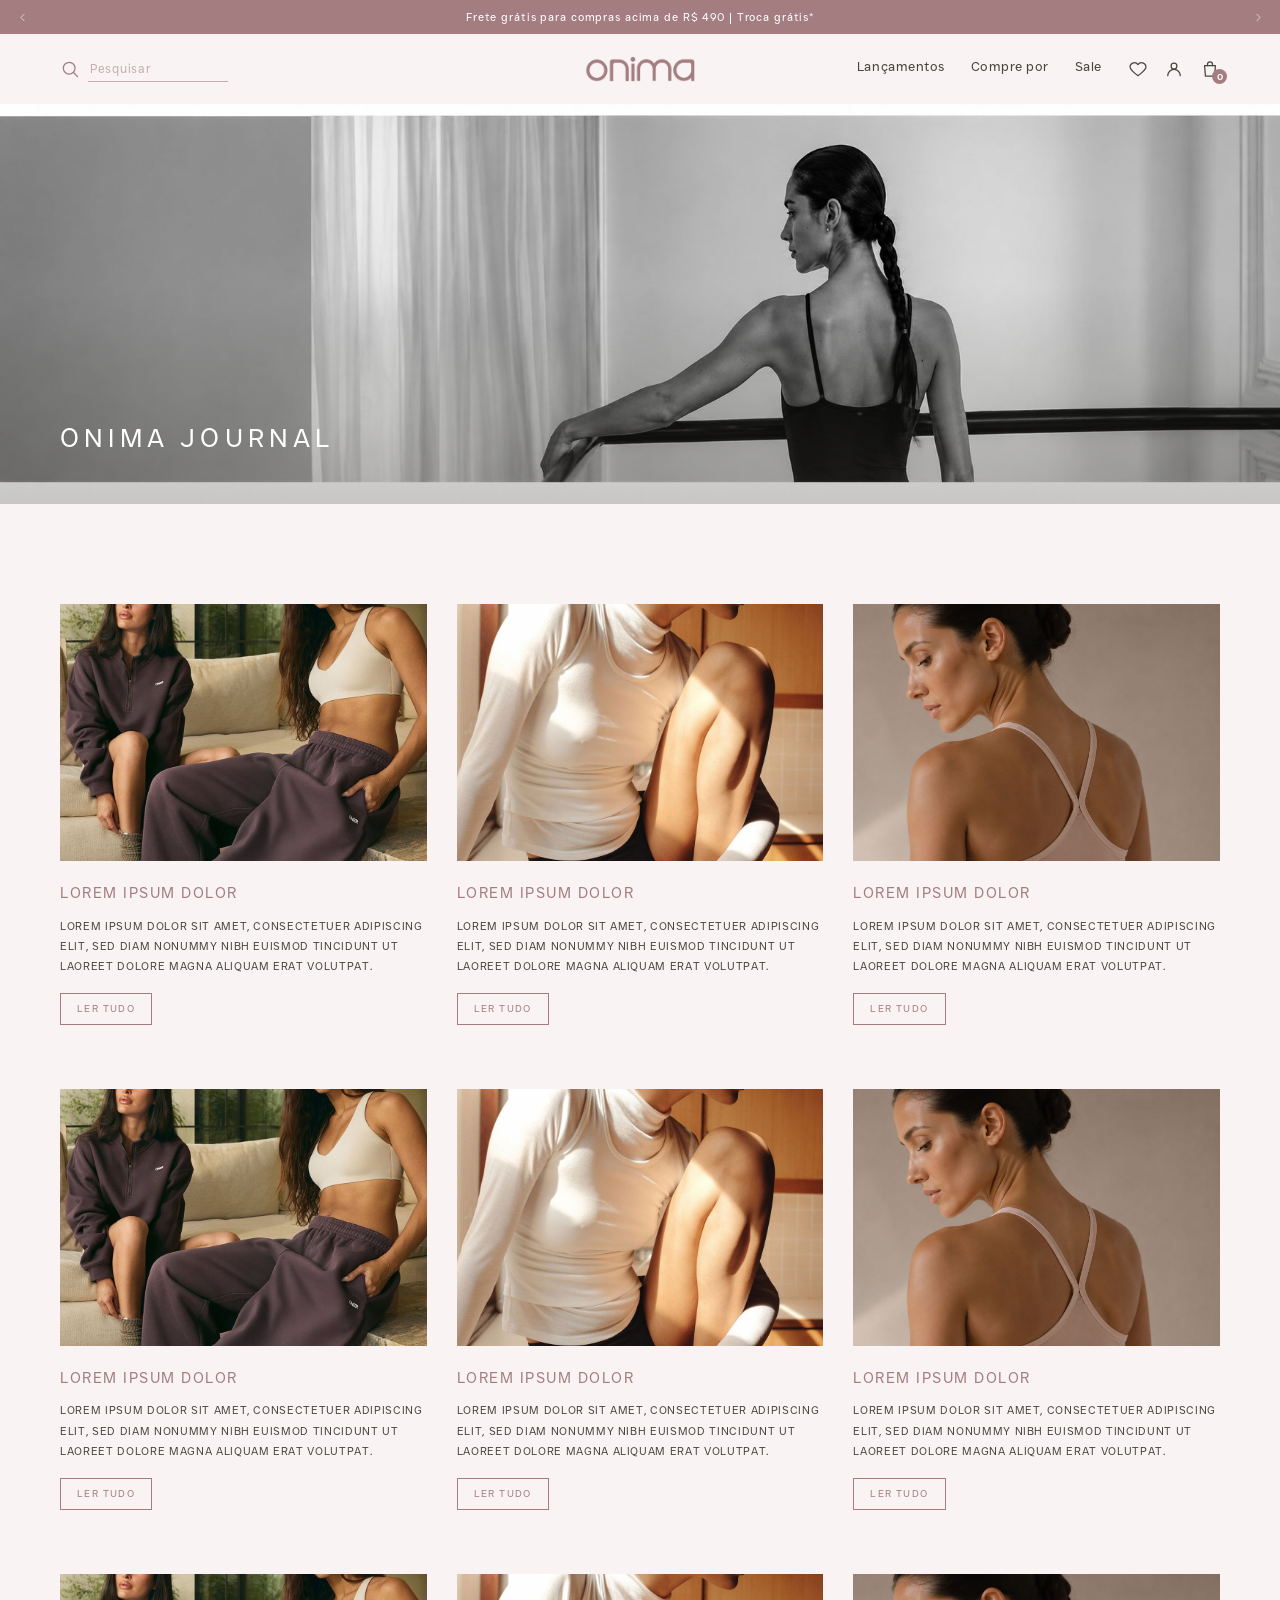
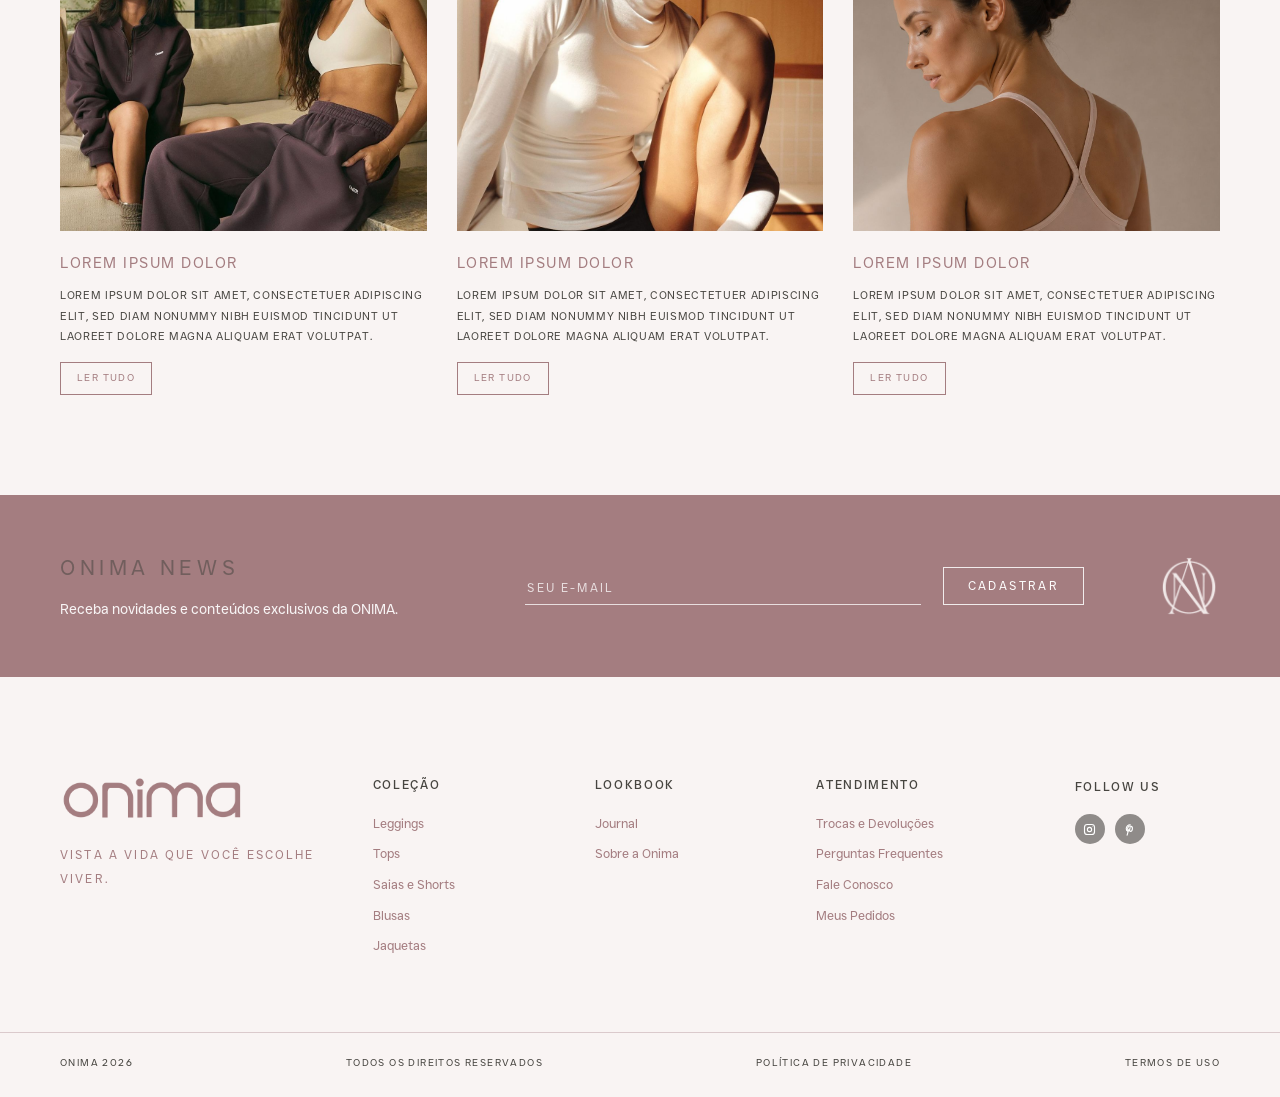
<file: journal.html>
<!DOCTYPE html>
<html lang="pt-BR">
<head>
  <meta charset="UTF-8">
  <meta name="viewport" content="width=device-width, initial-scale=1.0">
  <title>Onima Journal — ONIMA</title>
  <meta name="description" content="Onima Journal — movimento, arquitetura e cotidiano. Conteúdos e histórias da ONIMA.">
  <link rel="icon" type="image/png" href="assets/img/favicon.png">
  <link rel="stylesheet" href="css/style.css">
</head>
<body>

  <!-- SECTION: announcement-bar -->
  <div class="on-topbar" data-topbar>
    <button class="on-topbar__arrow on-topbar__arrow--prev" type="button" aria-label="Mensagem anterior" data-topbar-prev>
      <svg class="on-icon" viewBox="0 0 24 24" fill="none" stroke="currentColor" stroke-width="1.6" stroke-linecap="round" stroke-linejoin="round"><path d="M15 6l-6 6 6 6"/></svg>
    </button>
    <div class="on-topbar__track">
      <p class="on-topbar__item is-active">Frete grátis para compras acima de R$ 490 | Troca grátis*</p>
      <p class="on-topbar__item" aria-hidden="true">Cupom de Primeira Compra: PRIMEIRACOMPRA</p>
    </div>
    <button class="on-topbar__arrow on-topbar__arrow--next" type="button" aria-label="Próxima mensagem" data-topbar-next>
      <svg class="on-icon" viewBox="0 0 24 24" fill="none" stroke="currentColor" stroke-width="1.6" stroke-linecap="round" stroke-linejoin="round"><path d="M9 6l6 6-6 6"/></svg>
    </button>
  </div>

  <!-- SECTION: header -->
  <header class="on-header">
    <div class="on-container on-header__inner">
      <div class="on-header__left">
        <button class="on-iconbtn on-burger" type="button" aria-label="Abrir menu" data-menu-open>
          <svg class="on-icon" viewBox="0 0 24 24" fill="none" stroke="currentColor" stroke-width="1.5" stroke-linecap="round"><line x1="4" y1="7" x2="20" y2="7"/><line x1="4" y1="12" x2="20" y2="12"/><line x1="4" y1="17" x2="20" y2="17"/></svg>
        </button>
        <form class="on-search" role="search" onsubmit="return false;">
          <button class="on-iconbtn" type="submit" aria-label="Pesquisar">
            <svg class="on-icon" viewBox="0 0 24 24" fill="none" stroke="currentColor" stroke-width="1.5" stroke-linecap="round"><circle cx="11" cy="11" r="7"/><line x1="16.5" y1="16.5" x2="21" y2="21"/></svg>
          </button>
          <input class="on-search__input" type="search" placeholder="Pesquisar" aria-label="Pesquisar">
        </form>
      </div>

      <a class="on-logo" href="index.html"><img src="assets/img/logo-onima.png" alt="ONIMA"></a>

      <div class="on-header__right">
        <nav class="on-nav" aria-label="Navegação principal">
          <a class="on-nav__link" href="drop.html">Lançamentos</a>
          <a class="on-nav__link" href="drop.html">Compre por</a>
          <a class="on-nav__link" href="drop.html">Sale</a>
        </nav>
        <div class="on-header__icons">
          <a class="on-iconbtn" href="#" aria-label="Favoritos">
            <svg class="on-icon" viewBox="0 0 24 24" fill="none" stroke="currentColor" stroke-width="1.5" stroke-linecap="round" stroke-linejoin="round"><path d="M12 20s-7.1-4.7-9.3-9.1A5.2 5.2 0 0 1 12 6.7a5.2 5.2 0 0 1 9.3 4.2C19.1 15.3 12 20 12 20z"/></svg>
          </a>
          <button class="on-iconbtn on-iconbtn--user" type="button" aria-label="Minha conta" data-drawer-open="account">
            <svg class="on-icon" viewBox="0 0 24 24" fill="none" stroke="currentColor" stroke-width="1.5" stroke-linecap="round"><circle cx="12" cy="8.5" r="3.5"/><path d="M4.5 20a7.5 7.5 0 0 1 15 0"/></svg>
          </button>
          <button class="on-iconbtn" type="button" aria-label="Sacola" data-drawer-open="cart">
            <svg class="on-icon" viewBox="0 0 24 24" fill="none" stroke="currentColor" stroke-width="1.5" stroke-linecap="round" stroke-linejoin="round"><path d="M5.5 8h13l-1 12.5h-11L5.5 8z"/><path d="M9 8V6.3a3 3 0 0 1 6 0V8"/></svg>
            <span class="on-cart-count">0</span>
          </button>
        </div>
      </div>
    </div>
  </header>

  <!-- SECTION: mobile-menu -->
  <div class="on-menu" aria-hidden="true">
    <div class="on-menu__head">
      <span class="on-menu__title">Menu</span>
      <button class="on-iconbtn on-menu__close" type="button" aria-label="Fechar menu" data-menu-close>
        <svg class="on-icon" viewBox="0 0 24 24" fill="none" stroke="currentColor" stroke-width="1.5" stroke-linecap="round"><line x1="5" y1="5" x2="19" y2="19"/><line x1="19" y1="5" x2="5" y2="19"/></svg>
      </button>
    </div>

    <div class="on-menu__body" data-accordion-group>
      <div class="on-accordion is-open">
        <button class="on-accordion__trigger" type="button">
          Coleção
          <svg class="on-icon on-icon--chevron" viewBox="0 0 24 24" fill="none" stroke="currentColor" stroke-width="1.5" stroke-linecap="round" stroke-linejoin="round"><path d="M6 9l6 6 6-6"/></svg>
        </button>
        <div class="on-accordion__panel">
          <div>
            <ul class="on-menu__links">
              <li><a href="drop.html">Ver tudo</a></li>
              <li><a href="drop.html">Leggings</a></li>
              <li><a href="drop.html">Tops</a></li>
              <li><a href="drop.html">Saias e Shorts</a></li>
              <li><a href="drop.html">Blusas</a></li>
              <li><a href="drop.html">Jaquetas</a></li>
            </ul>
            <a class="on-menu__banner" href="drop.html">
              <img src="assets/img/menu-drop.jpg" alt="Drop 01 — modelo de costas com body Onima">
              <span class="on-menu__banner-content">
                <span class="on-eyebrow">Drop 01</span>
                <span class="on-menu__banner-title">A forma, quando precisa, torna-se presença.</span>
                <span class="on-btn on-btn--outline-light">Explorar</span>
              </span>
            </a>
          </div>
        </div>
      </div>

      <div class="on-accordion">
        <button class="on-accordion__trigger" type="button">
          Lookbook
          <svg class="on-icon on-icon--chevron" viewBox="0 0 24 24" fill="none" stroke="currentColor" stroke-width="1.5" stroke-linecap="round" stroke-linejoin="round"><path d="M6 9l6 6 6-6"/></svg>
        </button>
        <div class="on-accordion__panel">
          <div>
            <ul class="on-menu__links">
              <li><a href="journal.html">Journal</a></li>
              <li><a href="sobre.html">Sobre a Onima</a></li>
            </ul>
          </div>
        </div>
      </div>

      <div class="on-accordion">
        <button class="on-accordion__trigger" type="button">
          Journal
          <svg class="on-icon on-icon--chevron" viewBox="0 0 24 24" fill="none" stroke="currentColor" stroke-width="1.5" stroke-linecap="round" stroke-linejoin="round"><path d="M6 9l6 6 6-6"/></svg>
        </button>
        <div class="on-accordion__panel">
          <div>
            <ul class="on-menu__links">
              <li><a href="journal.html">Movimento</a></li>
              <li><a href="journal.html">Arquitetura</a></li>
              <li><a href="journal.html">Cotidiano</a></li>
            </ul>
          </div>
        </div>
      </div>

      <div class="on-accordion">
        <button class="on-accordion__trigger" type="button">
          Sobre a Onima
          <svg class="on-icon on-icon--chevron" viewBox="0 0 24 24" fill="none" stroke="currentColor" stroke-width="1.5" stroke-linecap="round" stroke-linejoin="round"><path d="M6 9l6 6 6-6"/></svg>
        </button>
        <div class="on-accordion__panel">
          <div>
            <ul class="on-menu__links">
              <li><a href="sobre.html">Nossa história</a></li>
              <li><a href="sobre.html">Nossos tecidos</a></li>
            </ul>
          </div>
        </div>
      </div>

      <div class="on-accordion">
        <button class="on-accordion__trigger" type="button">
          Atendimento
          <svg class="on-icon on-icon--chevron" viewBox="0 0 24 24" fill="none" stroke="currentColor" stroke-width="1.5" stroke-linecap="round" stroke-linejoin="round"><path d="M6 9l6 6 6-6"/></svg>
        </button>
        <div class="on-accordion__panel">
          <div>
            <ul class="on-menu__links">
              <li><a href="trocas.html">Trocas e Devoluções</a></li>
              <li><a href="#">Perguntas Frequentes</a></li>
              <li><a href="#">Fale Conosco</a></li>
              <li><a href="#">Meus Pedidos</a></li>
            </ul>
          </div>
        </div>
      </div>
    </div>

    <div class="on-menu__footer">
      <a href="#">
        <svg class="on-icon" viewBox="0 0 24 24" fill="none" stroke="currentColor" stroke-width="1.5" stroke-linecap="round"><circle cx="11" cy="11" r="7"/><line x1="16.5" y1="16.5" x2="21" y2="21"/></svg>
        Busca
      </a>
      <a href="#" data-drawer-open="account">
        <svg class="on-icon" viewBox="0 0 24 24" fill="none" stroke="currentColor" stroke-width="1.5" stroke-linecap="round"><circle cx="12" cy="8.5" r="3.5"/><path d="M4.5 20a7.5 7.5 0 0 1 15 0"/></svg>
        Minha conta
      </a>
      <a href="#">
        <svg class="on-icon" viewBox="0 0 24 24" fill="none" stroke="currentColor" stroke-width="1.5" stroke-linecap="round" stroke-linejoin="round"><path d="M21 12a8 8 0 1 0-3.1 6.3L21 19l-.8-3.1A8 8 0 0 0 21 12z"/><line x1="9" y1="11" x2="15" y2="11"/></svg>
        Fale conosco
      </a>
    </div>
  </div>

  <main>

    <!-- SECTION: journal-hero -->
    <section class="on-journal-hero">
      <img src="assets/img/journal.jpg" alt="Bailarina na barra em foto preto e branco">
      <h1 class="on-journal-hero__title">Onima Journal</h1>
    </section>

    <!-- SECTION: journal-grid -->
    <section class="on-section">
      <div class="on-container">
        <div class="on-journal-grid" data-reveal>
          <article class="on-post-card">
            <a class="on-post-card__media" href="journal-post.html">
              <img src="assets/img/journal-card-1.jpg" alt="Duas modelos com peças Onima em ambiente interno">
            </a>
            <h2 class="on-post-card__title"><a href="journal-post.html">Lorem ipsum dolor</a></h2>
            <p class="on-post-card__excerpt">Lorem ipsum dolor sit amet, consectetuer adipiscing elit, sed diam nonummy nibh euismod tincidunt ut laoreet dolore magna aliquam erat volutpat.</p>
            <a class="on-post-card__btn" href="journal-post.html">Ler tudo</a>
          </article>
          <article class="on-post-card">
            <a class="on-post-card__media" href="journal-post.html">
              <img src="assets/img/journal-card-2.jpg" alt="Modelo com blusa branca Onima sentada perto da janela">
            </a>
            <h2 class="on-post-card__title"><a href="journal-post.html">Lorem ipsum dolor</a></h2>
            <p class="on-post-card__excerpt">Lorem ipsum dolor sit amet, consectetuer adipiscing elit, sed diam nonummy nibh euismod tincidunt ut laoreet dolore magna aliquam erat volutpat.</p>
            <a class="on-post-card__btn" href="journal-post.html">Ler tudo</a>
          </article>
          <article class="on-post-card">
            <a class="on-post-card__media" href="journal-post.html">
              <img src="assets/img/journal-back.jpg" alt="Detalhe das costas com alças finas de top Onima">
            </a>
            <h2 class="on-post-card__title"><a href="journal-post.html">Lorem ipsum dolor</a></h2>
            <p class="on-post-card__excerpt">Lorem ipsum dolor sit amet, consectetuer adipiscing elit, sed diam nonummy nibh euismod tincidunt ut laoreet dolore magna aliquam erat volutpat.</p>
            <a class="on-post-card__btn" href="journal-post.html">Ler tudo</a>
          </article>
          <article class="on-post-card">
            <a class="on-post-card__media" href="journal-post.html">
              <img src="assets/img/journal-card-1.jpg" alt="Duas modelos com peças Onima em ambiente interno">
            </a>
            <h2 class="on-post-card__title"><a href="journal-post.html">Lorem ipsum dolor</a></h2>
            <p class="on-post-card__excerpt">Lorem ipsum dolor sit amet, consectetuer adipiscing elit, sed diam nonummy nibh euismod tincidunt ut laoreet dolore magna aliquam erat volutpat.</p>
            <a class="on-post-card__btn" href="journal-post.html">Ler tudo</a>
          </article>
          <article class="on-post-card">
            <a class="on-post-card__media" href="journal-post.html">
              <img src="assets/img/journal-card-2.jpg" alt="Modelo com blusa branca Onima sentada perto da janela">
            </a>
            <h2 class="on-post-card__title"><a href="journal-post.html">Lorem ipsum dolor</a></h2>
            <p class="on-post-card__excerpt">Lorem ipsum dolor sit amet, consectetuer adipiscing elit, sed diam nonummy nibh euismod tincidunt ut laoreet dolore magna aliquam erat volutpat.</p>
            <a class="on-post-card__btn" href="journal-post.html">Ler tudo</a>
          </article>
          <article class="on-post-card">
            <a class="on-post-card__media" href="journal-post.html">
              <img src="assets/img/journal-back.jpg" alt="Detalhe das costas com alças finas de top Onima">
            </a>
            <h2 class="on-post-card__title"><a href="journal-post.html">Lorem ipsum dolor</a></h2>
            <p class="on-post-card__excerpt">Lorem ipsum dolor sit amet, consectetuer adipiscing elit, sed diam nonummy nibh euismod tincidunt ut laoreet dolore magna aliquam erat volutpat.</p>
            <a class="on-post-card__btn" href="journal-post.html">Ler tudo</a>
          </article>
          <article class="on-post-card">
            <a class="on-post-card__media" href="journal-post.html">
              <img src="assets/img/journal-card-1.jpg" alt="Duas modelos com peças Onima em ambiente interno">
            </a>
            <h2 class="on-post-card__title"><a href="journal-post.html">Lorem ipsum dolor</a></h2>
            <p class="on-post-card__excerpt">Lorem ipsum dolor sit amet, consectetuer adipiscing elit, sed diam nonummy nibh euismod tincidunt ut laoreet dolore magna aliquam erat volutpat.</p>
            <a class="on-post-card__btn" href="journal-post.html">Ler tudo</a>
          </article>
          <article class="on-post-card">
            <a class="on-post-card__media" href="journal-post.html">
              <img src="assets/img/journal-card-2.jpg" alt="Modelo com blusa branca Onima sentada perto da janela">
            </a>
            <h2 class="on-post-card__title"><a href="journal-post.html">Lorem ipsum dolor</a></h2>
            <p class="on-post-card__excerpt">Lorem ipsum dolor sit amet, consectetuer adipiscing elit, sed diam nonummy nibh euismod tincidunt ut laoreet dolore magna aliquam erat volutpat.</p>
            <a class="on-post-card__btn" href="journal-post.html">Ler tudo</a>
          </article>
          <article class="on-post-card">
            <a class="on-post-card__media" href="journal-post.html">
              <img src="assets/img/journal-back.jpg" alt="Detalhe das costas com alças finas de top Onima">
            </a>
            <h2 class="on-post-card__title"><a href="journal-post.html">Lorem ipsum dolor</a></h2>
            <p class="on-post-card__excerpt">Lorem ipsum dolor sit amet, consectetuer adipiscing elit, sed diam nonummy nibh euismod tincidunt ut laoreet dolore magna aliquam erat volutpat.</p>
            <a class="on-post-card__btn" href="journal-post.html">Ler tudo</a>
          </article>
        </div>
      </div>
    </section>

    <!-- SECTION: newsletter -->
    <section class="on-section">
      <div class="on-news">
        <div class="on-container on-news__inner">
          <div>
            <h2 class="on-news__title">Onima News</h2>
            <p class="on-news__text">Receba novidades e conteúdos exclusivos da ONIMA.</p>
          </div>
          <form class="on-news__form" novalidate>
            <input class="on-news__input" type="email" name="email" placeholder="Seu e-mail" aria-label="Seu e-mail" required>
            <button class="on-btn on-btn--outline-light" type="submit">Cadastrar</button>
            <p class="on-news__msg" role="status" aria-live="polite">&nbsp;</p>
          </form>
          <div class="on-news__mark" aria-hidden="true">
            <img src="assets/img/monograma-offwhite.png" alt="">
          </div>
        </div>
      </div>
    </section>

  </main>

  <!-- SECTION: footer -->
  <footer class="on-footer">
    <div class="on-container">
      <div class="on-footer__grid" data-accordion-group>
        <div class="on-footer__brand">
          <a class="on-footer__logo" href="index.html"><img src="assets/img/logo-onima.png" alt="ONIMA"></a>
          <p class="on-footer__tagline">Vista a vida que você escolhe viver.</p>
        </div>

        <div class="on-footer__col on-accordion">
          <button class="on-accordion__trigger" type="button">
            Coleção
            <svg class="on-icon on-icon--chevron" viewBox="0 0 24 24" fill="none" stroke="currentColor" stroke-width="1.5" stroke-linecap="round" stroke-linejoin="round"><path d="M6 9l6 6 6-6"/></svg>
          </button>
          <div class="on-accordion__panel">
            <ul class="on-footer__links">
              <li><a href="drop.html">Leggings</a></li>
              <li><a href="drop.html">Tops</a></li>
              <li><a href="drop.html">Saias e Shorts</a></li>
              <li><a href="drop.html">Blusas</a></li>
              <li><a href="drop.html">Jaquetas</a></li>
            </ul>
          </div>
        </div>

        <div class="on-footer__col on-accordion">
          <button class="on-accordion__trigger" type="button">
            Lookbook
            <svg class="on-icon on-icon--chevron" viewBox="0 0 24 24" fill="none" stroke="currentColor" stroke-width="1.5" stroke-linecap="round" stroke-linejoin="round"><path d="M6 9l6 6 6-6"/></svg>
          </button>
          <div class="on-accordion__panel">
            <ul class="on-footer__links">
              <li><a href="journal.html">Journal</a></li>
              <li><a href="sobre.html">Sobre a Onima</a></li>
            </ul>
          </div>
        </div>

        <div class="on-footer__col on-accordion">
          <button class="on-accordion__trigger" type="button">
            Atendimento
            <svg class="on-icon on-icon--chevron" viewBox="0 0 24 24" fill="none" stroke="currentColor" stroke-width="1.5" stroke-linecap="round" stroke-linejoin="round"><path d="M6 9l6 6 6-6"/></svg>
          </button>
          <div class="on-accordion__panel">
            <ul class="on-footer__links">
              <li><a href="trocas.html">Trocas e Devoluções</a></li>
              <li><a href="#">Perguntas Frequentes</a></li>
              <li><a href="#">Fale Conosco</a></li>
              <li><a href="#">Meus Pedidos</a></li>
            </ul>
          </div>
        </div>

        <div class="on-footer__col on-footer__social-wrap">
          <div>
            <p class="on-accordion__trigger" style="pointer-events: none;">Follow Us</p>
            <div class="on-footer__social">
              <a href="#" aria-label="Instagram">
                <svg class="on-icon" viewBox="0 0 24 24" fill="none" stroke="currentColor" stroke-width="1.8" stroke-linecap="round"><rect x="4" y="4" width="16" height="16" rx="4.5"/><circle cx="12" cy="12" r="3.4"/><circle cx="16.8" cy="7.2" r="0.6" fill="currentColor" stroke="none"/></svg>
              </a>
              <a href="#" aria-label="Pinterest">
                <svg class="on-icon" viewBox="0 0 24 24" fill="none" stroke="currentColor" stroke-width="1.8" stroke-linecap="round" stroke-linejoin="round"><path d="M13.2 4.5a6 6 0 0 0-6.4 6.1c0 2.2 1 3.6 2.4 4.2l.6-2.2a2.9 2.9 0 0 1-.8-2 3.9 3.9 0 0 1 4-4.1c2.2 0 3.7 1.4 3.7 3.5 0 2.7-1.3 4.9-3.2 4.9a1.5 1.5 0 0 1-1.5-1.9l.7-2.6a7 7 0 0 0 .3-1.6"/><path d="M10.5 12.5 8.2 21"/></svg>
              </a>
            </div>
          </div>
        </div>
      </div>
    </div>

    <div class="on-footer__bottom">
      <div class="on-container on-footer__bottom-inner">
        <span>Onima 2026</span>
        <span>Todos os direitos reservados</span>
        <a href="#">Política de Privacidade</a>
        <a href="#">Termos de Uso</a>
      </div>
    </div>
  </footer>

  <!-- SECTION: overlay -->
  <div class="on-overlay" aria-hidden="true"></div>

  <!-- SECTION: drawer-sacola -->
  <aside class="on-drawer on-drawer--cart" data-drawer="cart" aria-hidden="true" aria-label="Resumo da sacola">
    <div class="on-drawer__head">
      <h2 class="on-drawer__title">Resumo da Sacola</h2>
      <button class="on-iconbtn" type="button" aria-label="Fechar" data-drawer-close>
        <svg class="on-icon" viewBox="0 0 24 24" fill="none" stroke="currentColor" stroke-width="1.5" stroke-linecap="round"><line x1="5" y1="5" x2="19" y2="19"/><line x1="19" y1="5" x2="5" y2="19"/></svg>
      </button>
    </div>
    <div class="on-cart__invite">
      <span class="on-cart__invite-icon" aria-hidden="true">
        <svg class="on-icon" viewBox="0 0 24 24" fill="none" stroke="currentColor" stroke-width="1.5" stroke-linecap="round" stroke-linejoin="round"><path d="M10 4H5.5v16H10"/><path d="M9 12h11"/><path d="M16.5 8.5 20 12l-3.5 3.5"/></svg>
      </span>
      <p>Entre ou cadastre-se para acessar sua sacola no app e no site com mais praticidade.</p>
    </div>
    <p class="on-cart__count-label">Sua sacola tem: <span data-cart-label>0 itens</span></p>
    <div class="on-cart__items" data-cart-items></div>
    <div class="on-cart__empty" data-cart-empty hidden>
      <p>Sua sacola está vazia.</p>
      <a class="on-btn on-btn--outline on-btn--pill" href="drop.html">Continuar comprando</a>
    </div>
    <div class="on-cart__footer">
      <div class="on-cart__subtotal">
        <span class="on-cart__subtotal-label">Subtotal</span>
        <span class="on-cart__subtotal-value" data-cart-subtotal>R$ 0,00</span>
      </div>
      <p class="on-cart__note">Você poderá <strong>calcular o frete</strong> e visualizar mais benefícios ao <strong>fechar o pedido</strong></p>
      <button class="on-btn on-btn--pill on-cart__checkout" type="button">Fechar o Pedido</button>
    </div>
    <div class="on-menu__footer">
      <a href="#">
        <svg class="on-icon" viewBox="0 0 24 24" fill="none" stroke="currentColor" stroke-width="1.5" stroke-linecap="round"><circle cx="11" cy="11" r="7"/><line x1="16.5" y1="16.5" x2="21" y2="21"/></svg>
        Busca
      </a>
      <a href="login.html">
        <svg class="on-icon" viewBox="0 0 24 24" fill="none" stroke="currentColor" stroke-width="1.5" stroke-linecap="round"><circle cx="12" cy="8.5" r="3.5"/><path d="M4.5 20a7.5 7.5 0 0 1 15 0"/></svg>
        Minha conta
      </a>
      <a href="#">
        <svg class="on-icon" viewBox="0 0 24 24" fill="none" stroke="currentColor" stroke-width="1.5" stroke-linecap="round" stroke-linejoin="round"><path d="M21 12a8 8 0 1 0-3.1 6.3L21 19l-.8-3.1A8 8 0 0 0 21 12z"/><line x1="9" y1="11" x2="15" y2="11"/></svg>
        Fale conosco
      </a>
    </div>
  </aside>

  <!-- SECTION: drawer-conta -->
  <aside class="on-drawer on-drawer--account" data-drawer="account" aria-hidden="true" aria-label="Entre ou cadastre-se">
    <div class="on-drawer__head on-drawer__head--end">
      <button class="on-iconbtn" type="button" aria-label="Fechar" data-drawer-close>
        <svg class="on-icon" viewBox="0 0 24 24" fill="none" stroke="currentColor" stroke-width="1.5" stroke-linecap="round"><line x1="5" y1="5" x2="19" y2="19"/><line x1="19" y1="5" x2="5" y2="19"/></svg>
      </button>
    </div>
    <div class="on-account__intro">
      <span class="on-account__avatar" aria-hidden="true">
        <svg class="on-icon" viewBox="0 0 24 24" fill="none" stroke="currentColor" stroke-width="1.5" stroke-linecap="round"><circle cx="12" cy="8.5" r="3.5"/><path d="M4.5 20a7.5 7.5 0 0 1 15 0"/></svg>
      </span>
      <div>
        <p class="on-account__title">Entre ou cadastre-se</p>
        <p class="on-account__sub">Seus pedidos, favoritos, conta...</p>
      </div>
    </div>
    <div class="on-account__actions">
      <a class="on-btn on-btn--solid on-btn--pill" href="login.html">Entrar</a>
      <a class="on-btn on-btn--outline on-btn--pill" href="cadastro.html">Criar conta</a>
    </div>
    <a class="on-account__banner" href="journal.html">
      <img src="assets/img/journal.jpg" alt="Onima Journal — bailarina na barra em foto preto e branco">
      <span class="on-account__banner-content">
        <span class="on-account__banner-title">Onima Journal</span>
        <span class="on-account__banner-text">Movimento, arquitetura e cotidiano.</span>
      </span>
    </a>
    <div class="on-drawer__accordions" data-accordion-group>
      <div class="on-accordion">
        <button class="on-accordion__trigger" type="button">
          Lookbook
          <svg class="on-icon on-icon--chevron" viewBox="0 0 24 24" fill="none" stroke="currentColor" stroke-width="1.5" stroke-linecap="round" stroke-linejoin="round"><path d="M6 9l6 6 6-6"/></svg>
        </button>
        <div class="on-accordion__panel">
          <div>
            <ul class="on-menu__links">
              <li><a href="journal.html">Journal</a></li>
              <li><a href="sobre.html">Sobre a Onima</a></li>
            </ul>
          </div>
        </div>
      </div>
      <div class="on-accordion">
        <button class="on-accordion__trigger" type="button">
          Journal
          <svg class="on-icon on-icon--chevron" viewBox="0 0 24 24" fill="none" stroke="currentColor" stroke-width="1.5" stroke-linecap="round" stroke-linejoin="round"><path d="M6 9l6 6 6-6"/></svg>
        </button>
        <div class="on-accordion__panel">
          <div>
            <ul class="on-menu__links">
              <li><a href="journal.html">Movimento</a></li>
              <li><a href="journal.html">Arquitetura</a></li>
              <li><a href="journal.html">Cotidiano</a></li>
            </ul>
          </div>
        </div>
      </div>
      <div class="on-accordion">
        <button class="on-accordion__trigger" type="button">
          Sobre a Onima
          <svg class="on-icon on-icon--chevron" viewBox="0 0 24 24" fill="none" stroke="currentColor" stroke-width="1.5" stroke-linecap="round" stroke-linejoin="round"><path d="M6 9l6 6 6-6"/></svg>
        </button>
        <div class="on-accordion__panel">
          <div>
            <ul class="on-menu__links">
              <li><a href="sobre.html">Nossa história</a></li>
              <li><a href="sobre.html">Nossos tecidos</a></li>
            </ul>
          </div>
        </div>
      </div>
      <div class="on-accordion">
        <button class="on-accordion__trigger" type="button">
          Atendimento
          <svg class="on-icon on-icon--chevron" viewBox="0 0 24 24" fill="none" stroke="currentColor" stroke-width="1.5" stroke-linecap="round" stroke-linejoin="round"><path d="M6 9l6 6 6-6"/></svg>
        </button>
        <div class="on-accordion__panel">
          <div>
            <ul class="on-menu__links">
              <li><a href="trocas.html">Trocas e Devoluções</a></li>
              <li><a href="#">Perguntas Frequentes</a></li>
              <li><a href="#">Fale Conosco</a></li>
              <li><a href="#">Meus Pedidos</a></li>
            </ul>
          </div>
        </div>
      </div>
    </div>
    <div class="on-menu__footer">
      <a href="#">
        <svg class="on-icon" viewBox="0 0 24 24" fill="none" stroke="currentColor" stroke-width="1.5" stroke-linecap="round"><circle cx="11" cy="11" r="7"/><line x1="16.5" y1="16.5" x2="21" y2="21"/></svg>
        Busca
      </a>
      <a href="login.html">
        <svg class="on-icon" viewBox="0 0 24 24" fill="none" stroke="currentColor" stroke-width="1.5" stroke-linecap="round"><circle cx="12" cy="8.5" r="3.5"/><path d="M4.5 20a7.5 7.5 0 0 1 15 0"/></svg>
        Minha conta
      </a>
      <a href="#">
        <svg class="on-icon" viewBox="0 0 24 24" fill="none" stroke="currentColor" stroke-width="1.5" stroke-linecap="round" stroke-linejoin="round"><path d="M21 12a8 8 0 1 0-3.1 6.3L21 19l-.8-3.1A8 8 0 0 0 21 12z"/><line x1="9" y1="11" x2="15" y2="11"/></svg>
        Fale conosco
      </a>
    </div>
  </aside>

  <script src="js/main.js"></script>
</body>
</html>
</file>
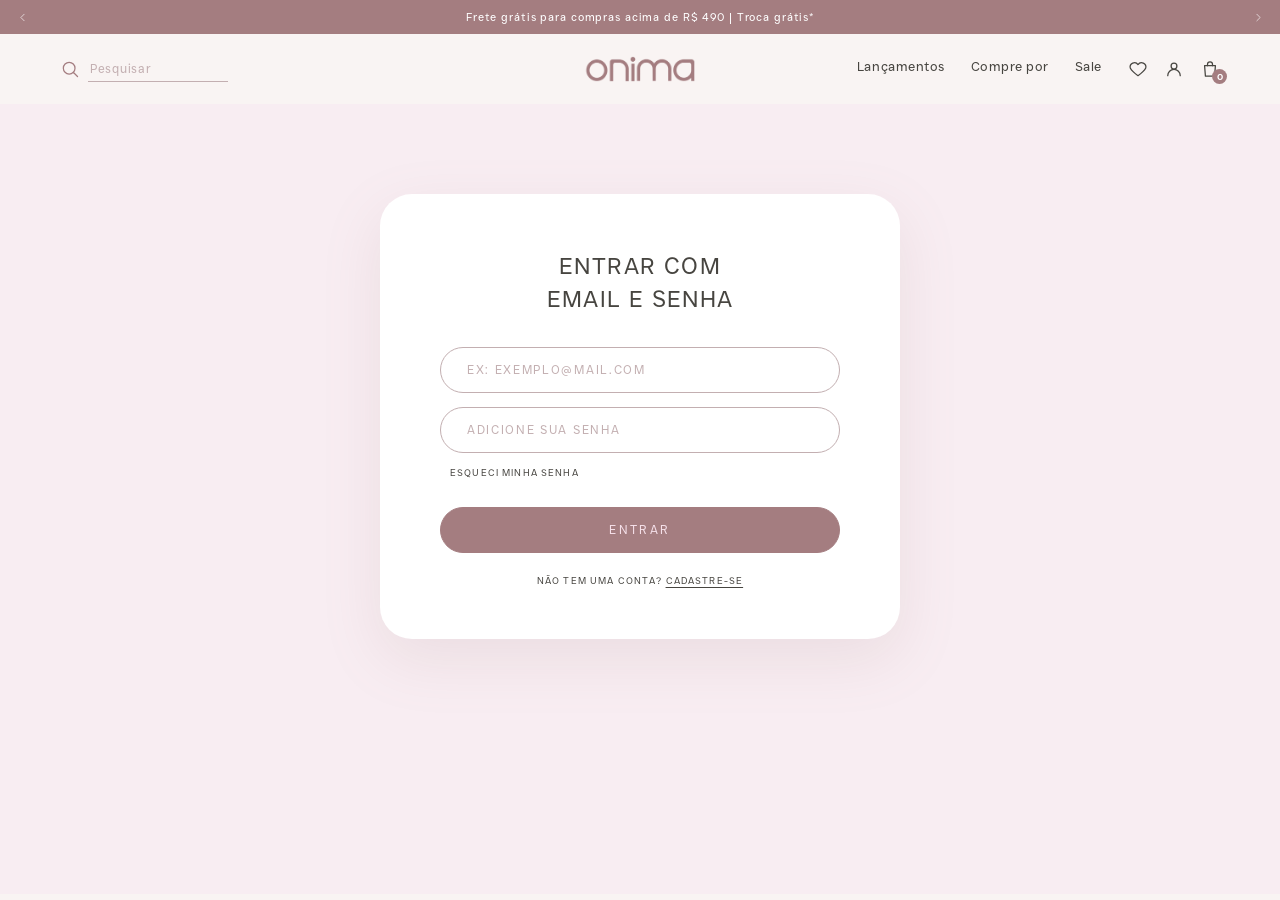
<file: login.html>
<!DOCTYPE html>
<html lang="pt-BR">
<head>
  <meta charset="UTF-8">
  <meta name="viewport" content="width=device-width, initial-scale=1.0">
  <title>Entrar — ONIMA</title>
  <meta name="description" content="Entre na sua conta ONIMA com e-mail e senha.">
  <link rel="icon" type="image/png" href="assets/img/favicon.png">
  <link rel="stylesheet" href="css/style.css">
</head>
<body>

  <!-- SECTION: announcement-bar -->
  <div class="on-topbar" data-topbar>
    <button class="on-topbar__arrow on-topbar__arrow--prev" type="button" aria-label="Mensagem anterior" data-topbar-prev>
      <svg class="on-icon" viewBox="0 0 24 24" fill="none" stroke="currentColor" stroke-width="1.6" stroke-linecap="round" stroke-linejoin="round"><path d="M15 6l-6 6 6 6"/></svg>
    </button>
    <div class="on-topbar__track">
      <p class="on-topbar__item is-active">Frete grátis para compras acima de R$ 490 | Troca grátis*</p>
      <p class="on-topbar__item" aria-hidden="true">Cupom de Primeira Compra: PRIMEIRACOMPRA</p>
    </div>
    <button class="on-topbar__arrow on-topbar__arrow--next" type="button" aria-label="Próxima mensagem" data-topbar-next>
      <svg class="on-icon" viewBox="0 0 24 24" fill="none" stroke="currentColor" stroke-width="1.6" stroke-linecap="round" stroke-linejoin="round"><path d="M9 6l6 6-6 6"/></svg>
    </button>
  </div>

  <!-- SECTION: header -->
  <header class="on-header">
    <div class="on-container on-header__inner">
      <div class="on-header__left">
        <button class="on-iconbtn on-burger" type="button" aria-label="Abrir menu" data-menu-open>
          <svg class="on-icon" viewBox="0 0 24 24" fill="none" stroke="currentColor" stroke-width="1.5" stroke-linecap="round"><line x1="4" y1="7" x2="20" y2="7"/><line x1="4" y1="12" x2="20" y2="12"/><line x1="4" y1="17" x2="20" y2="17"/></svg>
        </button>
        <form class="on-search" role="search" onsubmit="return false;">
          <button class="on-iconbtn" type="submit" aria-label="Pesquisar">
            <svg class="on-icon" viewBox="0 0 24 24" fill="none" stroke="currentColor" stroke-width="1.5" stroke-linecap="round"><circle cx="11" cy="11" r="7"/><line x1="16.5" y1="16.5" x2="21" y2="21"/></svg>
          </button>
          <input class="on-search__input" type="search" placeholder="Pesquisar" aria-label="Pesquisar">
        </form>
      </div>

      <a class="on-logo" href="index.html"><img src="assets/img/logo-onima.png" alt="ONIMA"></a>

      <div class="on-header__right">
        <nav class="on-nav" aria-label="Navegação principal">
          <a class="on-nav__link" href="drop.html">Lançamentos</a>
          <a class="on-nav__link" href="drop.html">Compre por</a>
          <a class="on-nav__link" href="drop.html">Sale</a>
        </nav>
        <div class="on-header__icons">
          <a class="on-iconbtn" href="#" aria-label="Favoritos">
            <svg class="on-icon" viewBox="0 0 24 24" fill="none" stroke="currentColor" stroke-width="1.5" stroke-linecap="round" stroke-linejoin="round"><path d="M12 20s-7.1-4.7-9.3-9.1A5.2 5.2 0 0 1 12 6.7a5.2 5.2 0 0 1 9.3 4.2C19.1 15.3 12 20 12 20z"/></svg>
          </a>
          <button class="on-iconbtn on-iconbtn--user" type="button" aria-label="Minha conta" data-drawer-open="account">
            <svg class="on-icon" viewBox="0 0 24 24" fill="none" stroke="currentColor" stroke-width="1.5" stroke-linecap="round"><circle cx="12" cy="8.5" r="3.5"/><path d="M4.5 20a7.5 7.5 0 0 1 15 0"/></svg>
          </button>
          <button class="on-iconbtn" type="button" aria-label="Sacola" data-drawer-open="cart">
            <svg class="on-icon" viewBox="0 0 24 24" fill="none" stroke="currentColor" stroke-width="1.5" stroke-linecap="round" stroke-linejoin="round"><path d="M5.5 8h13l-1 12.5h-11L5.5 8z"/><path d="M9 8V6.3a3 3 0 0 1 6 0V8"/></svg>
            <span class="on-cart-count">0</span>
          </button>
        </div>
      </div>
    </div>
  </header>

  <!-- SECTION: mobile-menu -->
  <div class="on-menu" aria-hidden="true">
    <div class="on-menu__head">
      <span class="on-menu__title">Menu</span>
      <button class="on-iconbtn on-menu__close" type="button" aria-label="Fechar menu" data-menu-close>
        <svg class="on-icon" viewBox="0 0 24 24" fill="none" stroke="currentColor" stroke-width="1.5" stroke-linecap="round"><line x1="5" y1="5" x2="19" y2="19"/><line x1="19" y1="5" x2="5" y2="19"/></svg>
      </button>
    </div>

    <div class="on-menu__body" data-accordion-group>
      <div class="on-accordion is-open">
        <button class="on-accordion__trigger" type="button">
          Coleção
          <svg class="on-icon on-icon--chevron" viewBox="0 0 24 24" fill="none" stroke="currentColor" stroke-width="1.5" stroke-linecap="round" stroke-linejoin="round"><path d="M6 9l6 6 6-6"/></svg>
        </button>
        <div class="on-accordion__panel">
          <div>
            <ul class="on-menu__links">
              <li><a href="drop.html">Ver tudo</a></li>
              <li><a href="drop.html">Leggings</a></li>
              <li><a href="drop.html">Tops</a></li>
              <li><a href="drop.html">Saias e Shorts</a></li>
              <li><a href="drop.html">Blusas</a></li>
              <li><a href="drop.html">Jaquetas</a></li>
            </ul>
            <a class="on-menu__banner" href="drop.html">
              <img src="assets/img/menu-drop.jpg" alt="Drop 01 — modelo de costas com body Onima">
              <span class="on-menu__banner-content">
                <span class="on-eyebrow">Drop 01</span>
                <span class="on-menu__banner-title">A forma, quando precisa, torna-se presença.</span>
                <span class="on-btn on-btn--outline-light">Explorar</span>
              </span>
            </a>
          </div>
        </div>
      </div>

      <div class="on-accordion">
        <button class="on-accordion__trigger" type="button">
          Lookbook
          <svg class="on-icon on-icon--chevron" viewBox="0 0 24 24" fill="none" stroke="currentColor" stroke-width="1.5" stroke-linecap="round" stroke-linejoin="round"><path d="M6 9l6 6 6-6"/></svg>
        </button>
        <div class="on-accordion__panel">
          <div>
            <ul class="on-menu__links">
              <li><a href="journal.html">Journal</a></li>
              <li><a href="sobre.html">Sobre a Onima</a></li>
            </ul>
          </div>
        </div>
      </div>

      <div class="on-accordion">
        <button class="on-accordion__trigger" type="button">
          Journal
          <svg class="on-icon on-icon--chevron" viewBox="0 0 24 24" fill="none" stroke="currentColor" stroke-width="1.5" stroke-linecap="round" stroke-linejoin="round"><path d="M6 9l6 6 6-6"/></svg>
        </button>
        <div class="on-accordion__panel">
          <div>
            <ul class="on-menu__links">
              <li><a href="journal.html">Movimento</a></li>
              <li><a href="journal.html">Arquitetura</a></li>
              <li><a href="journal.html">Cotidiano</a></li>
            </ul>
          </div>
        </div>
      </div>

      <div class="on-accordion">
        <button class="on-accordion__trigger" type="button">
          Sobre a Onima
          <svg class="on-icon on-icon--chevron" viewBox="0 0 24 24" fill="none" stroke="currentColor" stroke-width="1.5" stroke-linecap="round" stroke-linejoin="round"><path d="M6 9l6 6 6-6"/></svg>
        </button>
        <div class="on-accordion__panel">
          <div>
            <ul class="on-menu__links">
              <li><a href="sobre.html">Nossa história</a></li>
              <li><a href="sobre.html">Nossos tecidos</a></li>
            </ul>
          </div>
        </div>
      </div>

      <div class="on-accordion">
        <button class="on-accordion__trigger" type="button">
          Atendimento
          <svg class="on-icon on-icon--chevron" viewBox="0 0 24 24" fill="none" stroke="currentColor" stroke-width="1.5" stroke-linecap="round" stroke-linejoin="round"><path d="M6 9l6 6 6-6"/></svg>
        </button>
        <div class="on-accordion__panel">
          <div>
            <ul class="on-menu__links">
              <li><a href="trocas.html">Trocas e Devoluções</a></li>
              <li><a href="#">Perguntas Frequentes</a></li>
              <li><a href="#">Fale Conosco</a></li>
              <li><a href="#">Meus Pedidos</a></li>
            </ul>
          </div>
        </div>
      </div>
    </div>

    <div class="on-menu__footer">
      <a href="#">
        <svg class="on-icon" viewBox="0 0 24 24" fill="none" stroke="currentColor" stroke-width="1.5" stroke-linecap="round"><circle cx="11" cy="11" r="7"/><line x1="16.5" y1="16.5" x2="21" y2="21"/></svg>
        Busca
      </a>
      <a href="#" data-drawer-open="account">
        <svg class="on-icon" viewBox="0 0 24 24" fill="none" stroke="currentColor" stroke-width="1.5" stroke-linecap="round"><circle cx="12" cy="8.5" r="3.5"/><path d="M4.5 20a7.5 7.5 0 0 1 15 0"/></svg>
        Minha conta
      </a>
      <a href="#">
        <svg class="on-icon" viewBox="0 0 24 24" fill="none" stroke="currentColor" stroke-width="1.5" stroke-linecap="round" stroke-linejoin="round"><path d="M21 12a8 8 0 1 0-3.1 6.3L21 19l-.8-3.1A8 8 0 0 0 21 12z"/><line x1="9" y1="11" x2="15" y2="11"/></svg>
        Fale conosco
      </a>
    </div>
  </div>

  <main>

    <!-- SECTION: login -->
    <section class="on-auth">
      <div class="on-auth__card" data-reveal>
        <h1 class="on-auth__title">Entrar com<br>email e senha</h1>
        <form class="on-auth__form" data-form="login" novalidate>
          <input class="on-input-pill" type="email" name="email" placeholder="Ex: exemplo@mail.com" aria-label="E-mail" autocomplete="email">
          <input class="on-input-pill" type="password" name="senha" placeholder="Adicione sua senha" aria-label="Senha" autocomplete="current-password">
          <a class="on-auth__forgot" href="#">Esqueci minha senha</a>
          <p class="on-auth__error" role="alert"></p>
          <button class="on-btn on-btn--solid on-btn--pill on-auth__submit" type="submit">Entrar</button>
          <p class="on-auth__success" role="status">Dados validados com sucesso.</p>
        </form>
        <p class="on-auth__alt">Não tem uma conta? <a href="cadastro.html">Cadastre-se</a></p>
      </div>
    </section>

  </main>

  <!-- SECTION: overlay -->
  <div class="on-overlay" aria-hidden="true"></div>

  <!-- SECTION: drawer-sacola -->
  <aside class="on-drawer on-drawer--cart" data-drawer="cart" aria-hidden="true" aria-label="Resumo da sacola">
    <div class="on-drawer__head">
      <h2 class="on-drawer__title">Resumo da Sacola</h2>
      <button class="on-iconbtn" type="button" aria-label="Fechar" data-drawer-close>
        <svg class="on-icon" viewBox="0 0 24 24" fill="none" stroke="currentColor" stroke-width="1.5" stroke-linecap="round"><line x1="5" y1="5" x2="19" y2="19"/><line x1="19" y1="5" x2="5" y2="19"/></svg>
      </button>
    </div>
    <div class="on-cart__invite">
      <span class="on-cart__invite-icon" aria-hidden="true">
        <svg class="on-icon" viewBox="0 0 24 24" fill="none" stroke="currentColor" stroke-width="1.5" stroke-linecap="round" stroke-linejoin="round"><path d="M10 4H5.5v16H10"/><path d="M9 12h11"/><path d="M16.5 8.5 20 12l-3.5 3.5"/></svg>
      </span>
      <p>Entre ou cadastre-se para acessar sua sacola no app e no site com mais praticidade.</p>
    </div>
    <p class="on-cart__count-label">Sua sacola tem: <span data-cart-label>0 itens</span></p>
    <div class="on-cart__items" data-cart-items></div>
    <div class="on-cart__empty" data-cart-empty hidden>
      <p>Sua sacola está vazia.</p>
      <a class="on-btn on-btn--outline on-btn--pill" href="drop.html">Continuar comprando</a>
    </div>
    <div class="on-cart__footer">
      <div class="on-cart__subtotal">
        <span class="on-cart__subtotal-label">Subtotal</span>
        <span class="on-cart__subtotal-value" data-cart-subtotal>R$ 0,00</span>
      </div>
      <p class="on-cart__note">Você poderá <strong>calcular o frete</strong> e visualizar mais benefícios ao <strong>fechar o pedido</strong></p>
      <button class="on-btn on-btn--pill on-cart__checkout" type="button">Fechar o Pedido</button>
    </div>
    <div class="on-menu__footer">
      <a href="#">
        <svg class="on-icon" viewBox="0 0 24 24" fill="none" stroke="currentColor" stroke-width="1.5" stroke-linecap="round"><circle cx="11" cy="11" r="7"/><line x1="16.5" y1="16.5" x2="21" y2="21"/></svg>
        Busca
      </a>
      <a href="login.html">
        <svg class="on-icon" viewBox="0 0 24 24" fill="none" stroke="currentColor" stroke-width="1.5" stroke-linecap="round"><circle cx="12" cy="8.5" r="3.5"/><path d="M4.5 20a7.5 7.5 0 0 1 15 0"/></svg>
        Minha conta
      </a>
      <a href="#">
        <svg class="on-icon" viewBox="0 0 24 24" fill="none" stroke="currentColor" stroke-width="1.5" stroke-linecap="round" stroke-linejoin="round"><path d="M21 12a8 8 0 1 0-3.1 6.3L21 19l-.8-3.1A8 8 0 0 0 21 12z"/><line x1="9" y1="11" x2="15" y2="11"/></svg>
        Fale conosco
      </a>
    </div>
  </aside>

  <!-- SECTION: drawer-conta -->
  <aside class="on-drawer on-drawer--account" data-drawer="account" aria-hidden="true" aria-label="Entre ou cadastre-se">
    <div class="on-drawer__head on-drawer__head--end">
      <button class="on-iconbtn" type="button" aria-label="Fechar" data-drawer-close>
        <svg class="on-icon" viewBox="0 0 24 24" fill="none" stroke="currentColor" stroke-width="1.5" stroke-linecap="round"><line x1="5" y1="5" x2="19" y2="19"/><line x1="19" y1="5" x2="5" y2="19"/></svg>
      </button>
    </div>
    <div class="on-account__intro">
      <span class="on-account__avatar" aria-hidden="true">
        <svg class="on-icon" viewBox="0 0 24 24" fill="none" stroke="currentColor" stroke-width="1.5" stroke-linecap="round"><circle cx="12" cy="8.5" r="3.5"/><path d="M4.5 20a7.5 7.5 0 0 1 15 0"/></svg>
      </span>
      <div>
        <p class="on-account__title">Entre ou cadastre-se</p>
        <p class="on-account__sub">Seus pedidos, favoritos, conta...</p>
      </div>
    </div>
    <div class="on-account__actions">
      <a class="on-btn on-btn--solid on-btn--pill" href="login.html">Entrar</a>
      <a class="on-btn on-btn--outline on-btn--pill" href="cadastro.html">Criar conta</a>
    </div>
    <a class="on-account__banner" href="journal.html">
      <img src="assets/img/journal.jpg" alt="Onima Journal — bailarina na barra em foto preto e branco">
      <span class="on-account__banner-content">
        <span class="on-account__banner-title">Onima Journal</span>
        <span class="on-account__banner-text">Movimento, arquitetura e cotidiano.</span>
      </span>
    </a>
    <div class="on-drawer__accordions" data-accordion-group>
      <div class="on-accordion">
        <button class="on-accordion__trigger" type="button">
          Lookbook
          <svg class="on-icon on-icon--chevron" viewBox="0 0 24 24" fill="none" stroke="currentColor" stroke-width="1.5" stroke-linecap="round" stroke-linejoin="round"><path d="M6 9l6 6 6-6"/></svg>
        </button>
        <div class="on-accordion__panel">
          <div>
            <ul class="on-menu__links">
              <li><a href="journal.html">Journal</a></li>
              <li><a href="sobre.html">Sobre a Onima</a></li>
            </ul>
          </div>
        </div>
      </div>
      <div class="on-accordion">
        <button class="on-accordion__trigger" type="button">
          Journal
          <svg class="on-icon on-icon--chevron" viewBox="0 0 24 24" fill="none" stroke="currentColor" stroke-width="1.5" stroke-linecap="round" stroke-linejoin="round"><path d="M6 9l6 6 6-6"/></svg>
        </button>
        <div class="on-accordion__panel">
          <div>
            <ul class="on-menu__links">
              <li><a href="journal.html">Movimento</a></li>
              <li><a href="journal.html">Arquitetura</a></li>
              <li><a href="journal.html">Cotidiano</a></li>
            </ul>
          </div>
        </div>
      </div>
      <div class="on-accordion">
        <button class="on-accordion__trigger" type="button">
          Sobre a Onima
          <svg class="on-icon on-icon--chevron" viewBox="0 0 24 24" fill="none" stroke="currentColor" stroke-width="1.5" stroke-linecap="round" stroke-linejoin="round"><path d="M6 9l6 6 6-6"/></svg>
        </button>
        <div class="on-accordion__panel">
          <div>
            <ul class="on-menu__links">
              <li><a href="sobre.html">Nossa história</a></li>
              <li><a href="sobre.html">Nossos tecidos</a></li>
            </ul>
          </div>
        </div>
      </div>
      <div class="on-accordion">
        <button class="on-accordion__trigger" type="button">
          Atendimento
          <svg class="on-icon on-icon--chevron" viewBox="0 0 24 24" fill="none" stroke="currentColor" stroke-width="1.5" stroke-linecap="round" stroke-linejoin="round"><path d="M6 9l6 6 6-6"/></svg>
        </button>
        <div class="on-accordion__panel">
          <div>
            <ul class="on-menu__links">
              <li><a href="trocas.html">Trocas e Devoluções</a></li>
              <li><a href="#">Perguntas Frequentes</a></li>
              <li><a href="#">Fale Conosco</a></li>
              <li><a href="#">Meus Pedidos</a></li>
            </ul>
          </div>
        </div>
      </div>
    </div>
    <div class="on-menu__footer">
      <a href="#">
        <svg class="on-icon" viewBox="0 0 24 24" fill="none" stroke="currentColor" stroke-width="1.5" stroke-linecap="round"><circle cx="11" cy="11" r="7"/><line x1="16.5" y1="16.5" x2="21" y2="21"/></svg>
        Busca
      </a>
      <a href="login.html">
        <svg class="on-icon" viewBox="0 0 24 24" fill="none" stroke="currentColor" stroke-width="1.5" stroke-linecap="round"><circle cx="12" cy="8.5" r="3.5"/><path d="M4.5 20a7.5 7.5 0 0 1 15 0"/></svg>
        Minha conta
      </a>
      <a href="#">
        <svg class="on-icon" viewBox="0 0 24 24" fill="none" stroke="currentColor" stroke-width="1.5" stroke-linecap="round" stroke-linejoin="round"><path d="M21 12a8 8 0 1 0-3.1 6.3L21 19l-.8-3.1A8 8 0 0 0 21 12z"/><line x1="9" y1="11" x2="15" y2="11"/></svg>
        Fale conosco
      </a>
    </div>
  </aside>

  <script src="js/main.js"></script>
</body>
</html>
</file>
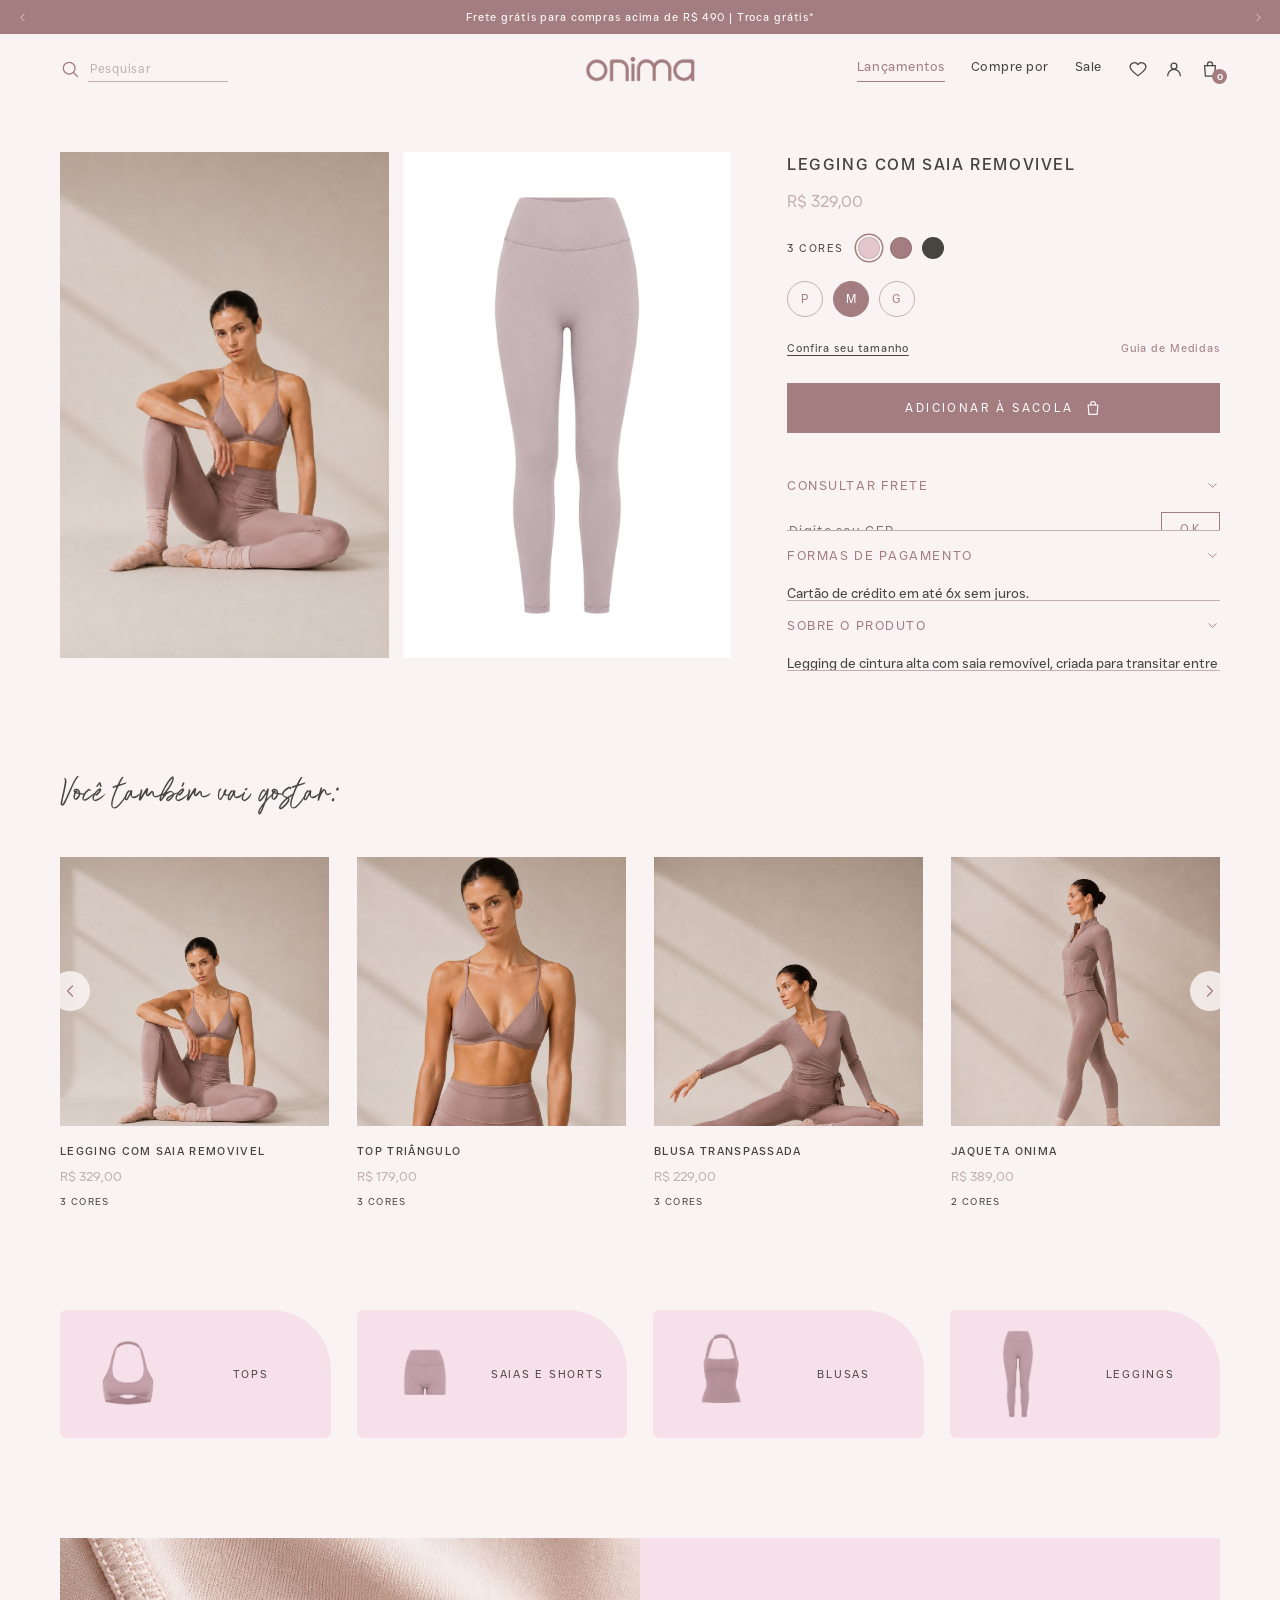
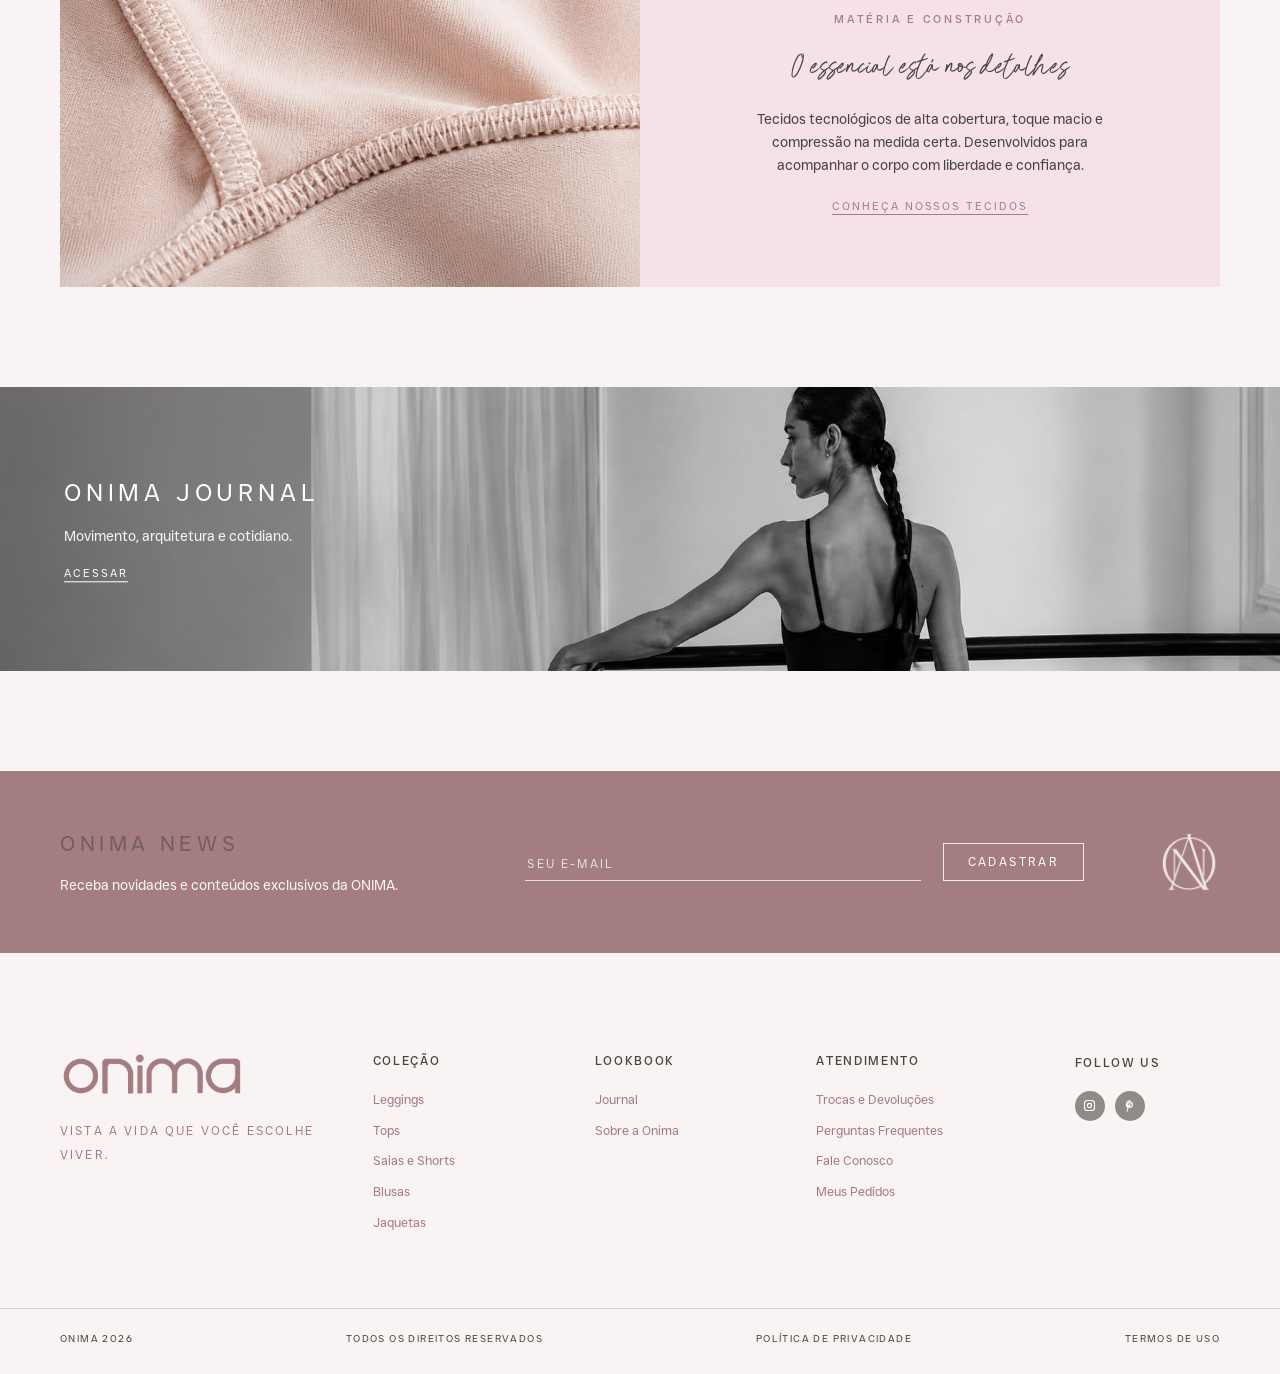
<file: produto.html>
<!DOCTYPE html>
<html lang="pt-BR">
<head>
  <meta charset="UTF-8">
  <meta name="viewport" content="width=device-width, initial-scale=1.0">
  <title>Legging com Saia Removível — ONIMA</title>
  <meta name="description" content="Legging com saia removível ONIMA — tecido tecnológico de alta cobertura, modelagem autoral e edição limitada.">
  <link rel="icon" type="image/png" href="assets/img/favicon.png">
  <link rel="stylesheet" href="css/style.css">
</head>
<body>

  <!-- SECTION: announcement-bar -->
  <div class="on-topbar" data-topbar>
    <button class="on-topbar__arrow on-topbar__arrow--prev" type="button" aria-label="Mensagem anterior" data-topbar-prev>
      <svg class="on-icon" viewBox="0 0 24 24" fill="none" stroke="currentColor" stroke-width="1.6" stroke-linecap="round" stroke-linejoin="round"><path d="M15 6l-6 6 6 6"/></svg>
    </button>
    <div class="on-topbar__track">
      <p class="on-topbar__item is-active">Frete grátis para compras acima de R$ 490 | Troca grátis*</p>
      <p class="on-topbar__item" aria-hidden="true">Cupom de Primeira Compra: PRIMEIRACOMPRA</p>
    </div>
    <button class="on-topbar__arrow on-topbar__arrow--next" type="button" aria-label="Próxima mensagem" data-topbar-next>
      <svg class="on-icon" viewBox="0 0 24 24" fill="none" stroke="currentColor" stroke-width="1.6" stroke-linecap="round" stroke-linejoin="round"><path d="M9 6l6 6-6 6"/></svg>
    </button>
  </div>

  <!-- SECTION: header -->
  <header class="on-header">
    <div class="on-container on-header__inner">
      <div class="on-header__left">
        <button class="on-iconbtn on-burger" type="button" aria-label="Abrir menu" data-menu-open>
          <svg class="on-icon" viewBox="0 0 24 24" fill="none" stroke="currentColor" stroke-width="1.5" stroke-linecap="round"><line x1="4" y1="7" x2="20" y2="7"/><line x1="4" y1="12" x2="20" y2="12"/><line x1="4" y1="17" x2="20" y2="17"/></svg>
        </button>
        <form class="on-search" role="search" onsubmit="return false;">
          <button class="on-iconbtn" type="submit" aria-label="Pesquisar">
            <svg class="on-icon" viewBox="0 0 24 24" fill="none" stroke="currentColor" stroke-width="1.5" stroke-linecap="round"><circle cx="11" cy="11" r="7"/><line x1="16.5" y1="16.5" x2="21" y2="21"/></svg>
          </button>
          <input class="on-search__input" type="search" placeholder="Pesquisar" aria-label="Pesquisar">
        </form>
      </div>

      <a class="on-logo" href="index.html"><img src="assets/img/logo-onima.png" alt="ONIMA"></a>

      <div class="on-header__right">
        <nav class="on-nav" aria-label="Navegação principal">
          <a class="on-nav__link is-active" href="drop.html">Lançamentos</a>
          <a class="on-nav__link" href="drop.html">Compre por</a>
          <a class="on-nav__link" href="drop.html">Sale</a>
        </nav>
        <div class="on-header__icons">
          <a class="on-iconbtn" href="#" aria-label="Favoritos">
            <svg class="on-icon" viewBox="0 0 24 24" fill="none" stroke="currentColor" stroke-width="1.5" stroke-linecap="round" stroke-linejoin="round"><path d="M12 20s-7.1-4.7-9.3-9.1A5.2 5.2 0 0 1 12 6.7a5.2 5.2 0 0 1 9.3 4.2C19.1 15.3 12 20 12 20z"/></svg>
          </a>
          <button class="on-iconbtn on-iconbtn--user" type="button" aria-label="Minha conta" data-drawer-open="account">
            <svg class="on-icon" viewBox="0 0 24 24" fill="none" stroke="currentColor" stroke-width="1.5" stroke-linecap="round"><circle cx="12" cy="8.5" r="3.5"/><path d="M4.5 20a7.5 7.5 0 0 1 15 0"/></svg>
          </button>
          <button class="on-iconbtn" type="button" aria-label="Sacola" data-drawer-open="cart">
            <svg class="on-icon" viewBox="0 0 24 24" fill="none" stroke="currentColor" stroke-width="1.5" stroke-linecap="round" stroke-linejoin="round"><path d="M5.5 8h13l-1 12.5h-11L5.5 8z"/><path d="M9 8V6.3a3 3 0 0 1 6 0V8"/></svg>
            <span class="on-cart-count">0</span>
          </button>
        </div>
      </div>
    </div>
  </header>

  <!-- SECTION: mobile-menu -->
  <div class="on-menu" aria-hidden="true">
    <div class="on-menu__head">
      <span class="on-menu__title">Menu</span>
      <button class="on-iconbtn on-menu__close" type="button" aria-label="Fechar menu" data-menu-close>
        <svg class="on-icon" viewBox="0 0 24 24" fill="none" stroke="currentColor" stroke-width="1.5" stroke-linecap="round"><line x1="5" y1="5" x2="19" y2="19"/><line x1="19" y1="5" x2="5" y2="19"/></svg>
      </button>
    </div>

    <div class="on-menu__body" data-accordion-group>
      <div class="on-accordion is-open">
        <button class="on-accordion__trigger" type="button">
          Coleção
          <svg class="on-icon on-icon--chevron" viewBox="0 0 24 24" fill="none" stroke="currentColor" stroke-width="1.5" stroke-linecap="round" stroke-linejoin="round"><path d="M6 9l6 6 6-6"/></svg>
        </button>
        <div class="on-accordion__panel">
          <div>
            <ul class="on-menu__links">
              <li><a href="drop.html">Ver tudo</a></li>
              <li><a href="drop.html">Leggings</a></li>
              <li><a href="drop.html">Tops</a></li>
              <li><a href="drop.html">Saias e Shorts</a></li>
              <li><a href="drop.html">Blusas</a></li>
              <li><a href="drop.html">Jaquetas</a></li>
            </ul>
            <a class="on-menu__banner" href="drop.html">
              <img src="assets/img/menu-drop.jpg" alt="Drop 01 — modelo de costas com body Onima">
              <span class="on-menu__banner-content">
                <span class="on-eyebrow">Drop 01</span>
                <span class="on-menu__banner-title">A forma, quando precisa, torna-se presença.</span>
                <span class="on-btn on-btn--outline-light">Explorar</span>
              </span>
            </a>
          </div>
        </div>
      </div>

      <div class="on-accordion">
        <button class="on-accordion__trigger" type="button">
          Lookbook
          <svg class="on-icon on-icon--chevron" viewBox="0 0 24 24" fill="none" stroke="currentColor" stroke-width="1.5" stroke-linecap="round" stroke-linejoin="round"><path d="M6 9l6 6 6-6"/></svg>
        </button>
        <div class="on-accordion__panel">
          <div>
            <ul class="on-menu__links">
              <li><a href="journal.html">Journal</a></li>
              <li><a href="sobre.html">Sobre a Onima</a></li>
            </ul>
          </div>
        </div>
      </div>

      <div class="on-accordion">
        <button class="on-accordion__trigger" type="button">
          Journal
          <svg class="on-icon on-icon--chevron" viewBox="0 0 24 24" fill="none" stroke="currentColor" stroke-width="1.5" stroke-linecap="round" stroke-linejoin="round"><path d="M6 9l6 6 6-6"/></svg>
        </button>
        <div class="on-accordion__panel">
          <div>
            <ul class="on-menu__links">
              <li><a href="journal.html">Movimento</a></li>
              <li><a href="journal.html">Arquitetura</a></li>
              <li><a href="journal.html">Cotidiano</a></li>
            </ul>
          </div>
        </div>
      </div>

      <div class="on-accordion">
        <button class="on-accordion__trigger" type="button">
          Sobre a Onima
          <svg class="on-icon on-icon--chevron" viewBox="0 0 24 24" fill="none" stroke="currentColor" stroke-width="1.5" stroke-linecap="round" stroke-linejoin="round"><path d="M6 9l6 6 6-6"/></svg>
        </button>
        <div class="on-accordion__panel">
          <div>
            <ul class="on-menu__links">
              <li><a href="sobre.html">Nossa história</a></li>
              <li><a href="sobre.html">Nossos tecidos</a></li>
            </ul>
          </div>
        </div>
      </div>

      <div class="on-accordion">
        <button class="on-accordion__trigger" type="button">
          Atendimento
          <svg class="on-icon on-icon--chevron" viewBox="0 0 24 24" fill="none" stroke="currentColor" stroke-width="1.5" stroke-linecap="round" stroke-linejoin="round"><path d="M6 9l6 6 6-6"/></svg>
        </button>
        <div class="on-accordion__panel">
          <div>
            <ul class="on-menu__links">
              <li><a href="trocas.html">Trocas e Devoluções</a></li>
              <li><a href="#">Perguntas Frequentes</a></li>
              <li><a href="#">Fale Conosco</a></li>
              <li><a href="#">Meus Pedidos</a></li>
            </ul>
          </div>
        </div>
      </div>
    </div>

    <div class="on-menu__footer">
      <a href="#">
        <svg class="on-icon" viewBox="0 0 24 24" fill="none" stroke="currentColor" stroke-width="1.5" stroke-linecap="round"><circle cx="11" cy="11" r="7"/><line x1="16.5" y1="16.5" x2="21" y2="21"/></svg>
        Busca
      </a>
      <a href="#" data-drawer-open="account">
        <svg class="on-icon" viewBox="0 0 24 24" fill="none" stroke="currentColor" stroke-width="1.5" stroke-linecap="round"><circle cx="12" cy="8.5" r="3.5"/><path d="M4.5 20a7.5 7.5 0 0 1 15 0"/></svg>
        Minha conta
      </a>
      <a href="#">
        <svg class="on-icon" viewBox="0 0 24 24" fill="none" stroke="currentColor" stroke-width="1.5" stroke-linecap="round" stroke-linejoin="round"><path d="M21 12a8 8 0 1 0-3.1 6.3L21 19l-.8-3.1A8 8 0 0 0 21 12z"/><line x1="9" y1="11" x2="15" y2="11"/></svg>
        Fale conosco
      </a>
    </div>
  </div>

  <main>

    <!-- SECTION: produto -->
    <section class="on-container on-pdp">
      <div class="on-pdp__gallery">
        <img src="assets/img/produto-modelo.jpg" alt="Modelo vestindo a legging com saia removível Onima">
        <img src="assets/img/produto-still.jpg" alt="Still da legging com saia removível em fundo rosa">
      </div>

      <div class="on-pdp__info">
        <h1 class="on-pdp__name">Legging com Saia Removivel</h1>
        <p class="on-pdp__price">R$ 329,00</p>

        <div class="on-pdp__row">
          <span class="on-pdp__row-label">3 Cores</span>
          <div class="on-swatches" data-select-group>
            <button class="on-swatch is-active" type="button" style="background: #E3C6CE;" data-color="Off White" aria-label="Cor off white" aria-pressed="true"></button>
            <button class="on-swatch" type="button" style="background: #A47D80;" data-color="Rosy" aria-label="Cor rosy" aria-pressed="false"></button>
            <button class="on-swatch" type="button" style="background: #474540;" data-color="Preto" aria-label="Cor preta" aria-pressed="false"></button>
          </div>
        </div>

        <div class="on-pdp__row">
          <div class="on-sizes" data-select-group>
            <button class="on-size" type="button" aria-pressed="false">P</button>
            <button class="on-size is-active" type="button" aria-pressed="true">M</button>
            <button class="on-size" type="button" aria-pressed="false">G</button>
          </div>
        </div>

        <div class="on-pdp__links">
          <a href="#">Confira seu tamanho</a>
          <a href="#">Guia de Medidas</a>
        </div>

        <button class="on-btn on-btn--solid on-pdp__add" type="button" data-add-to-cart data-product-name="Legging com Saia Removivel" data-product-price="329" data-product-img="assets/img/prod-legging-saia.jpg">
          <span data-add-label>Adicionar à Sacola</span>
          <svg class="on-icon" viewBox="0 0 24 24" fill="none" stroke="currentColor" stroke-width="1.5" stroke-linecap="round" stroke-linejoin="round"><path d="M5.5 8h13l-1 12.5h-11L5.5 8z"/><path d="M9 8V6.3a3 3 0 0 1 6 0V8"/></svg>
        </button>

        <div class="on-pdp__accordions" data-accordion-group>
          <div class="on-accordion">
            <button class="on-accordion__trigger" type="button">
              Consultar Frete
              <svg class="on-icon on-icon--chevron" viewBox="0 0 24 24" fill="none" stroke="currentColor" stroke-width="1.5" stroke-linecap="round" stroke-linejoin="round"><path d="M6 9l6 6 6-6"/></svg>
            </button>
            <div class="on-accordion__panel">
              <div class="on-pdp__acc-content">
                <form class="on-cep" onsubmit="return false;">
                  <input type="text" inputmode="numeric" placeholder="Digite seu CEP" aria-label="CEP">
                  <button class="on-btn on-btn--outline" type="submit">OK</button>
                </form>
              </div>
            </div>
          </div>

          <div class="on-accordion">
            <button class="on-accordion__trigger" type="button">
              Formas de Pagamento
              <svg class="on-icon on-icon--chevron" viewBox="0 0 24 24" fill="none" stroke="currentColor" stroke-width="1.5" stroke-linecap="round" stroke-linejoin="round"><path d="M6 9l6 6 6-6"/></svg>
            </button>
            <div class="on-accordion__panel">
              <div class="on-pdp__acc-content">
                <p>Cartão de crédito em até 6x sem juros.</p>
                <p>Pix com 5% de desconto.</p>
                <p>Boleto bancário à vista.</p>
              </div>
            </div>
          </div>

          <div class="on-accordion">
            <button class="on-accordion__trigger" type="button">
              Sobre o Produto
              <svg class="on-icon on-icon--chevron" viewBox="0 0 24 24" fill="none" stroke="currentColor" stroke-width="1.5" stroke-linecap="round" stroke-linejoin="round"><path d="M6 9l6 6 6-6"/></svg>
            </button>
            <div class="on-accordion__panel">
              <div class="on-pdp__acc-content">
                <p>Legging de cintura alta com saia removível, criada para transitar entre o estúdio e a cidade. Tecido tecnológico de alta cobertura, toque macio e compressão na medida certa.</p>
                <p>Composição: 78% poliamida, 22% elastano. Edição em quantidade limitada.</p>
              </div>
            </div>
          </div>
        </div>
      </div>
    </section>

    <!-- SECTION: voce-tambem-vai-gostar -->
    <section class="on-section">
      <div class="on-container">
        <h2 class="on-script-title" style="text-align: left;" data-reveal>Você também vai gostar:</h2>
        <div class="on-carousel" style="margin-top: 40px;" data-reveal>
          <button class="on-carousel__btn on-carousel__btn--prev" type="button" aria-label="Anterior" data-carousel-prev>
            <svg class="on-icon" viewBox="0 0 24 24" fill="none" stroke="currentColor" stroke-width="1.5" stroke-linecap="round" stroke-linejoin="round"><path d="M15 6l-6 6 6 6"/></svg>
          </button>
          <div class="on-carousel__track">
            <a class="on-product-card" href="produto.html">
              <span class="on-product-card__media"><img src="assets/img/prod-legging-saia.jpg" alt="Legging com saia removível"></span>
              <h3 class="on-product-card__name">Legging com Saia Removivel</h3>
              <p class="on-product-card__price">R$ 329,00</p>
              <p class="on-product-card__meta">3 Cores</p>
            </a>
            <a class="on-product-card" href="produto.html">
              <span class="on-product-card__media"><img src="assets/img/prod-top-triangulo.jpg" alt="Top triângulo"></span>
              <h3 class="on-product-card__name">Top Triângulo</h3>
              <p class="on-product-card__price">R$ 179,00</p>
              <p class="on-product-card__meta">3 Cores</p>
            </a>
            <a class="on-product-card" href="produto.html">
              <span class="on-product-card__media"><img src="assets/img/prod-blusa-transpassada.jpg" alt="Blusa transpassada"></span>
              <h3 class="on-product-card__name">Blusa Transpassada</h3>
              <p class="on-product-card__price">R$ 229,00</p>
              <p class="on-product-card__meta">3 Cores</p>
            </a>
            <a class="on-product-card" href="produto.html">
              <span class="on-product-card__media"><img src="assets/img/prod-jaqueta.jpg" alt="Jaqueta Onima"></span>
              <h3 class="on-product-card__name">Jaqueta Onima</h3>
              <p class="on-product-card__price">R$ 389,00</p>
              <p class="on-product-card__meta">2 Cores</p>
            </a>
          </div>
          <button class="on-carousel__btn on-carousel__btn--next" type="button" aria-label="Próximo" data-carousel-next>
            <svg class="on-icon" viewBox="0 0 24 24" fill="none" stroke="currentColor" stroke-width="1.5" stroke-linecap="round" stroke-linejoin="round"><path d="M9 6l6 6-6 6"/></svg>
          </button>
        </div>
      </div>
    </section>

    <!-- SECTION: categorias -->
    <section class="on-section">
      <div class="on-container">
        <div class="on-cats" data-reveal>
          <a class="on-cat-card" href="drop.html">
            <span class="on-cat-card__media"><img src="assets/img/cat-tops.jpg" alt="Top Onima"></span>
            <span class="on-cat-card__label">Tops</span>
          </a>
          <a class="on-cat-card" href="drop.html">
            <span class="on-cat-card__media"><img src="assets/img/cat-saias-shorts.jpg" alt="Shorts Onima"></span>
            <span class="on-cat-card__label">Saias e Shorts</span>
          </a>
          <a class="on-cat-card" href="drop.html">
            <span class="on-cat-card__media"><img src="assets/img/cat-blusas.jpg" alt="Blusa Onima"></span>
            <span class="on-cat-card__label">Blusas</span>
          </a>
          <a class="on-cat-card" href="drop.html">
            <span class="on-cat-card__media"><img src="assets/img/cat-leggings.jpg" alt="Legging Onima"></span>
            <span class="on-cat-card__label">Leggings</span>
          </a>
        </div>
      </div>
    </section>

    <!-- SECTION: materia-construcao -->
    <section class="on-section">
      <div class="on-container">
        <div class="on-split" data-reveal>
          <img class="on-split__img" src="assets/img/fabric.jpg" alt="Macro de tecido rosa com costura reforçada">
          <div class="on-split__content">
            <p class="on-eyebrow">Matéria e Construção</p>
            <h2 class="on-script on-split__title">O essencial está nos detalhes</h2>
            <p class="on-split__text">Tecidos tecnológicos de alta cobertura, toque macio e compressão na medida certa. Desenvolvidos para acompanhar o corpo com liberdade e confiança.</p>
            <a class="on-link-underline" href="#">Conheça nossos tecidos</a>
          </div>
        </div>
      </div>
    </section>

    <!-- SECTION: onima-journal -->
    <section class="on-section">
      <div class="on-strip" data-reveal>
        <img class="on-strip__img" src="assets/img/journal.jpg" alt="Bailarina na barra em foto preto e branco">
        <div class="on-strip__content">
          <h2 class="on-strip__title">Onima Journal</h2>
          <p class="on-strip__text">Movimento, arquitetura e cotidiano.</p>
          <a class="on-link-underline" href="journal.html">Acessar</a>
        </div>
      </div>
    </section>

    <!-- SECTION: newsletter -->
    <section class="on-section">
      <div class="on-news">
        <div class="on-container on-news__inner">
          <div>
            <h2 class="on-news__title">Onima News</h2>
            <p class="on-news__text">Receba novidades e conteúdos exclusivos da ONIMA.</p>
          </div>
          <form class="on-news__form" novalidate>
            <input class="on-news__input" type="email" name="email" placeholder="Seu e-mail" aria-label="Seu e-mail" required>
            <button class="on-btn on-btn--outline-light" type="submit">Cadastrar</button>
            <p class="on-news__msg" role="status" aria-live="polite">&nbsp;</p>
          </form>
          <div class="on-news__mark" aria-hidden="true">
            <img src="assets/img/monograma-offwhite.png" alt="">
          </div>
        </div>
      </div>
    </section>

  </main>

  <!-- SECTION: footer -->
  <footer class="on-footer">
    <div class="on-container">
      <div class="on-footer__grid" data-accordion-group>
        <div class="on-footer__brand">
          <a class="on-footer__logo" href="index.html"><img src="assets/img/logo-onima.png" alt="ONIMA"></a>
          <p class="on-footer__tagline">Vista a vida que você escolhe viver.</p>
        </div>

        <div class="on-footer__col on-accordion">
          <button class="on-accordion__trigger" type="button">
            Coleção
            <svg class="on-icon on-icon--chevron" viewBox="0 0 24 24" fill="none" stroke="currentColor" stroke-width="1.5" stroke-linecap="round" stroke-linejoin="round"><path d="M6 9l6 6 6-6"/></svg>
          </button>
          <div class="on-accordion__panel">
            <ul class="on-footer__links">
              <li><a href="drop.html">Leggings</a></li>
              <li><a href="drop.html">Tops</a></li>
              <li><a href="drop.html">Saias e Shorts</a></li>
              <li><a href="drop.html">Blusas</a></li>
              <li><a href="drop.html">Jaquetas</a></li>
            </ul>
          </div>
        </div>

        <div class="on-footer__col on-accordion">
          <button class="on-accordion__trigger" type="button">
            Lookbook
            <svg class="on-icon on-icon--chevron" viewBox="0 0 24 24" fill="none" stroke="currentColor" stroke-width="1.5" stroke-linecap="round" stroke-linejoin="round"><path d="M6 9l6 6 6-6"/></svg>
          </button>
          <div class="on-accordion__panel">
            <ul class="on-footer__links">
              <li><a href="journal.html">Journal</a></li>
              <li><a href="sobre.html">Sobre a Onima</a></li>
            </ul>
          </div>
        </div>

        <div class="on-footer__col on-accordion">
          <button class="on-accordion__trigger" type="button">
            Atendimento
            <svg class="on-icon on-icon--chevron" viewBox="0 0 24 24" fill="none" stroke="currentColor" stroke-width="1.5" stroke-linecap="round" stroke-linejoin="round"><path d="M6 9l6 6 6-6"/></svg>
          </button>
          <div class="on-accordion__panel">
            <ul class="on-footer__links">
              <li><a href="trocas.html">Trocas e Devoluções</a></li>
              <li><a href="#">Perguntas Frequentes</a></li>
              <li><a href="#">Fale Conosco</a></li>
              <li><a href="#">Meus Pedidos</a></li>
            </ul>
          </div>
        </div>

        <div class="on-footer__col on-footer__social-wrap">
          <div>
            <p class="on-accordion__trigger" style="pointer-events: none;">Follow Us</p>
            <div class="on-footer__social">
              <a href="#" aria-label="Instagram">
                <svg class="on-icon" viewBox="0 0 24 24" fill="none" stroke="currentColor" stroke-width="1.8" stroke-linecap="round"><rect x="4" y="4" width="16" height="16" rx="4.5"/><circle cx="12" cy="12" r="3.4"/><circle cx="16.8" cy="7.2" r="0.6" fill="currentColor" stroke="none"/></svg>
              </a>
              <a href="#" aria-label="Pinterest">
                <svg class="on-icon" viewBox="0 0 24 24" fill="none" stroke="currentColor" stroke-width="1.8" stroke-linecap="round" stroke-linejoin="round"><path d="M13.2 4.5a6 6 0 0 0-6.4 6.1c0 2.2 1 3.6 2.4 4.2l.6-2.2a2.9 2.9 0 0 1-.8-2 3.9 3.9 0 0 1 4-4.1c2.2 0 3.7 1.4 3.7 3.5 0 2.7-1.3 4.9-3.2 4.9a1.5 1.5 0 0 1-1.5-1.9l.7-2.6a7 7 0 0 0 .3-1.6"/><path d="M10.5 12.5 8.2 21"/></svg>
              </a>
            </div>
          </div>
        </div>
      </div>
    </div>

    <div class="on-footer__bottom">
      <div class="on-container on-footer__bottom-inner">
        <span>Onima 2026</span>
        <span>Todos os direitos reservados</span>
        <a href="#">Política de Privacidade</a>
        <a href="#">Termos de Uso</a>
      </div>
    </div>
  </footer>

  <!-- SECTION: overlay -->
  <div class="on-overlay" aria-hidden="true"></div>

  <!-- SECTION: drawer-sacola -->
  <aside class="on-drawer on-drawer--cart" data-drawer="cart" aria-hidden="true" aria-label="Resumo da sacola">
    <div class="on-drawer__head">
      <h2 class="on-drawer__title">Resumo da Sacola</h2>
      <button class="on-iconbtn" type="button" aria-label="Fechar" data-drawer-close>
        <svg class="on-icon" viewBox="0 0 24 24" fill="none" stroke="currentColor" stroke-width="1.5" stroke-linecap="round"><line x1="5" y1="5" x2="19" y2="19"/><line x1="19" y1="5" x2="5" y2="19"/></svg>
      </button>
    </div>
    <div class="on-cart__invite">
      <span class="on-cart__invite-icon" aria-hidden="true">
        <svg class="on-icon" viewBox="0 0 24 24" fill="none" stroke="currentColor" stroke-width="1.5" stroke-linecap="round" stroke-linejoin="round"><path d="M10 4H5.5v16H10"/><path d="M9 12h11"/><path d="M16.5 8.5 20 12l-3.5 3.5"/></svg>
      </span>
      <p>Entre ou cadastre-se para acessar sua sacola no app e no site com mais praticidade.</p>
    </div>
    <p class="on-cart__count-label">Sua sacola tem: <span data-cart-label>0 itens</span></p>
    <div class="on-cart__items" data-cart-items></div>
    <div class="on-cart__empty" data-cart-empty hidden>
      <p>Sua sacola está vazia.</p>
      <a class="on-btn on-btn--outline on-btn--pill" href="drop.html">Continuar comprando</a>
    </div>
    <div class="on-cart__footer">
      <div class="on-cart__subtotal">
        <span class="on-cart__subtotal-label">Subtotal</span>
        <span class="on-cart__subtotal-value" data-cart-subtotal>R$ 0,00</span>
      </div>
      <p class="on-cart__note">Você poderá <strong>calcular o frete</strong> e visualizar mais benefícios ao <strong>fechar o pedido</strong></p>
      <button class="on-btn on-btn--pill on-cart__checkout" type="button">Fechar o Pedido</button>
    </div>
    <div class="on-menu__footer">
      <a href="#">
        <svg class="on-icon" viewBox="0 0 24 24" fill="none" stroke="currentColor" stroke-width="1.5" stroke-linecap="round"><circle cx="11" cy="11" r="7"/><line x1="16.5" y1="16.5" x2="21" y2="21"/></svg>
        Busca
      </a>
      <a href="login.html">
        <svg class="on-icon" viewBox="0 0 24 24" fill="none" stroke="currentColor" stroke-width="1.5" stroke-linecap="round"><circle cx="12" cy="8.5" r="3.5"/><path d="M4.5 20a7.5 7.5 0 0 1 15 0"/></svg>
        Minha conta
      </a>
      <a href="#">
        <svg class="on-icon" viewBox="0 0 24 24" fill="none" stroke="currentColor" stroke-width="1.5" stroke-linecap="round" stroke-linejoin="round"><path d="M21 12a8 8 0 1 0-3.1 6.3L21 19l-.8-3.1A8 8 0 0 0 21 12z"/><line x1="9" y1="11" x2="15" y2="11"/></svg>
        Fale conosco
      </a>
    </div>
  </aside>

  <!-- SECTION: drawer-conta -->
  <aside class="on-drawer on-drawer--account" data-drawer="account" aria-hidden="true" aria-label="Entre ou cadastre-se">
    <div class="on-drawer__head on-drawer__head--end">
      <button class="on-iconbtn" type="button" aria-label="Fechar" data-drawer-close>
        <svg class="on-icon" viewBox="0 0 24 24" fill="none" stroke="currentColor" stroke-width="1.5" stroke-linecap="round"><line x1="5" y1="5" x2="19" y2="19"/><line x1="19" y1="5" x2="5" y2="19"/></svg>
      </button>
    </div>
    <div class="on-account__intro">
      <span class="on-account__avatar" aria-hidden="true">
        <svg class="on-icon" viewBox="0 0 24 24" fill="none" stroke="currentColor" stroke-width="1.5" stroke-linecap="round"><circle cx="12" cy="8.5" r="3.5"/><path d="M4.5 20a7.5 7.5 0 0 1 15 0"/></svg>
      </span>
      <div>
        <p class="on-account__title">Entre ou cadastre-se</p>
        <p class="on-account__sub">Seus pedidos, favoritos, conta...</p>
      </div>
    </div>
    <div class="on-account__actions">
      <a class="on-btn on-btn--solid on-btn--pill" href="login.html">Entrar</a>
      <a class="on-btn on-btn--outline on-btn--pill" href="cadastro.html">Criar conta</a>
    </div>
    <a class="on-account__banner" href="journal.html">
      <img src="assets/img/journal.jpg" alt="Onima Journal — bailarina na barra em foto preto e branco">
      <span class="on-account__banner-content">
        <span class="on-account__banner-title">Onima Journal</span>
        <span class="on-account__banner-text">Movimento, arquitetura e cotidiano.</span>
      </span>
    </a>
    <div class="on-drawer__accordions" data-accordion-group>
      <div class="on-accordion">
        <button class="on-accordion__trigger" type="button">
          Lookbook
          <svg class="on-icon on-icon--chevron" viewBox="0 0 24 24" fill="none" stroke="currentColor" stroke-width="1.5" stroke-linecap="round" stroke-linejoin="round"><path d="M6 9l6 6 6-6"/></svg>
        </button>
        <div class="on-accordion__panel">
          <div>
            <ul class="on-menu__links">
              <li><a href="journal.html">Journal</a></li>
              <li><a href="sobre.html">Sobre a Onima</a></li>
            </ul>
          </div>
        </div>
      </div>
      <div class="on-accordion">
        <button class="on-accordion__trigger" type="button">
          Journal
          <svg class="on-icon on-icon--chevron" viewBox="0 0 24 24" fill="none" stroke="currentColor" stroke-width="1.5" stroke-linecap="round" stroke-linejoin="round"><path d="M6 9l6 6 6-6"/></svg>
        </button>
        <div class="on-accordion__panel">
          <div>
            <ul class="on-menu__links">
              <li><a href="journal.html">Movimento</a></li>
              <li><a href="journal.html">Arquitetura</a></li>
              <li><a href="journal.html">Cotidiano</a></li>
            </ul>
          </div>
        </div>
      </div>
      <div class="on-accordion">
        <button class="on-accordion__trigger" type="button">
          Sobre a Onima
          <svg class="on-icon on-icon--chevron" viewBox="0 0 24 24" fill="none" stroke="currentColor" stroke-width="1.5" stroke-linecap="round" stroke-linejoin="round"><path d="M6 9l6 6 6-6"/></svg>
        </button>
        <div class="on-accordion__panel">
          <div>
            <ul class="on-menu__links">
              <li><a href="sobre.html">Nossa história</a></li>
              <li><a href="sobre.html">Nossos tecidos</a></li>
            </ul>
          </div>
        </div>
      </div>
      <div class="on-accordion">
        <button class="on-accordion__trigger" type="button">
          Atendimento
          <svg class="on-icon on-icon--chevron" viewBox="0 0 24 24" fill="none" stroke="currentColor" stroke-width="1.5" stroke-linecap="round" stroke-linejoin="round"><path d="M6 9l6 6 6-6"/></svg>
        </button>
        <div class="on-accordion__panel">
          <div>
            <ul class="on-menu__links">
              <li><a href="trocas.html">Trocas e Devoluções</a></li>
              <li><a href="#">Perguntas Frequentes</a></li>
              <li><a href="#">Fale Conosco</a></li>
              <li><a href="#">Meus Pedidos</a></li>
            </ul>
          </div>
        </div>
      </div>
    </div>
    <div class="on-menu__footer">
      <a href="#">
        <svg class="on-icon" viewBox="0 0 24 24" fill="none" stroke="currentColor" stroke-width="1.5" stroke-linecap="round"><circle cx="11" cy="11" r="7"/><line x1="16.5" y1="16.5" x2="21" y2="21"/></svg>
        Busca
      </a>
      <a href="login.html">
        <svg class="on-icon" viewBox="0 0 24 24" fill="none" stroke="currentColor" stroke-width="1.5" stroke-linecap="round"><circle cx="12" cy="8.5" r="3.5"/><path d="M4.5 20a7.5 7.5 0 0 1 15 0"/></svg>
        Minha conta
      </a>
      <a href="#">
        <svg class="on-icon" viewBox="0 0 24 24" fill="none" stroke="currentColor" stroke-width="1.5" stroke-linecap="round" stroke-linejoin="round"><path d="M21 12a8 8 0 1 0-3.1 6.3L21 19l-.8-3.1A8 8 0 0 0 21 12z"/><line x1="9" y1="11" x2="15" y2="11"/></svg>
        Fale conosco
      </a>
    </div>
  </aside>

  <script src="js/main.js"></script>

</body>
</html>
</file>
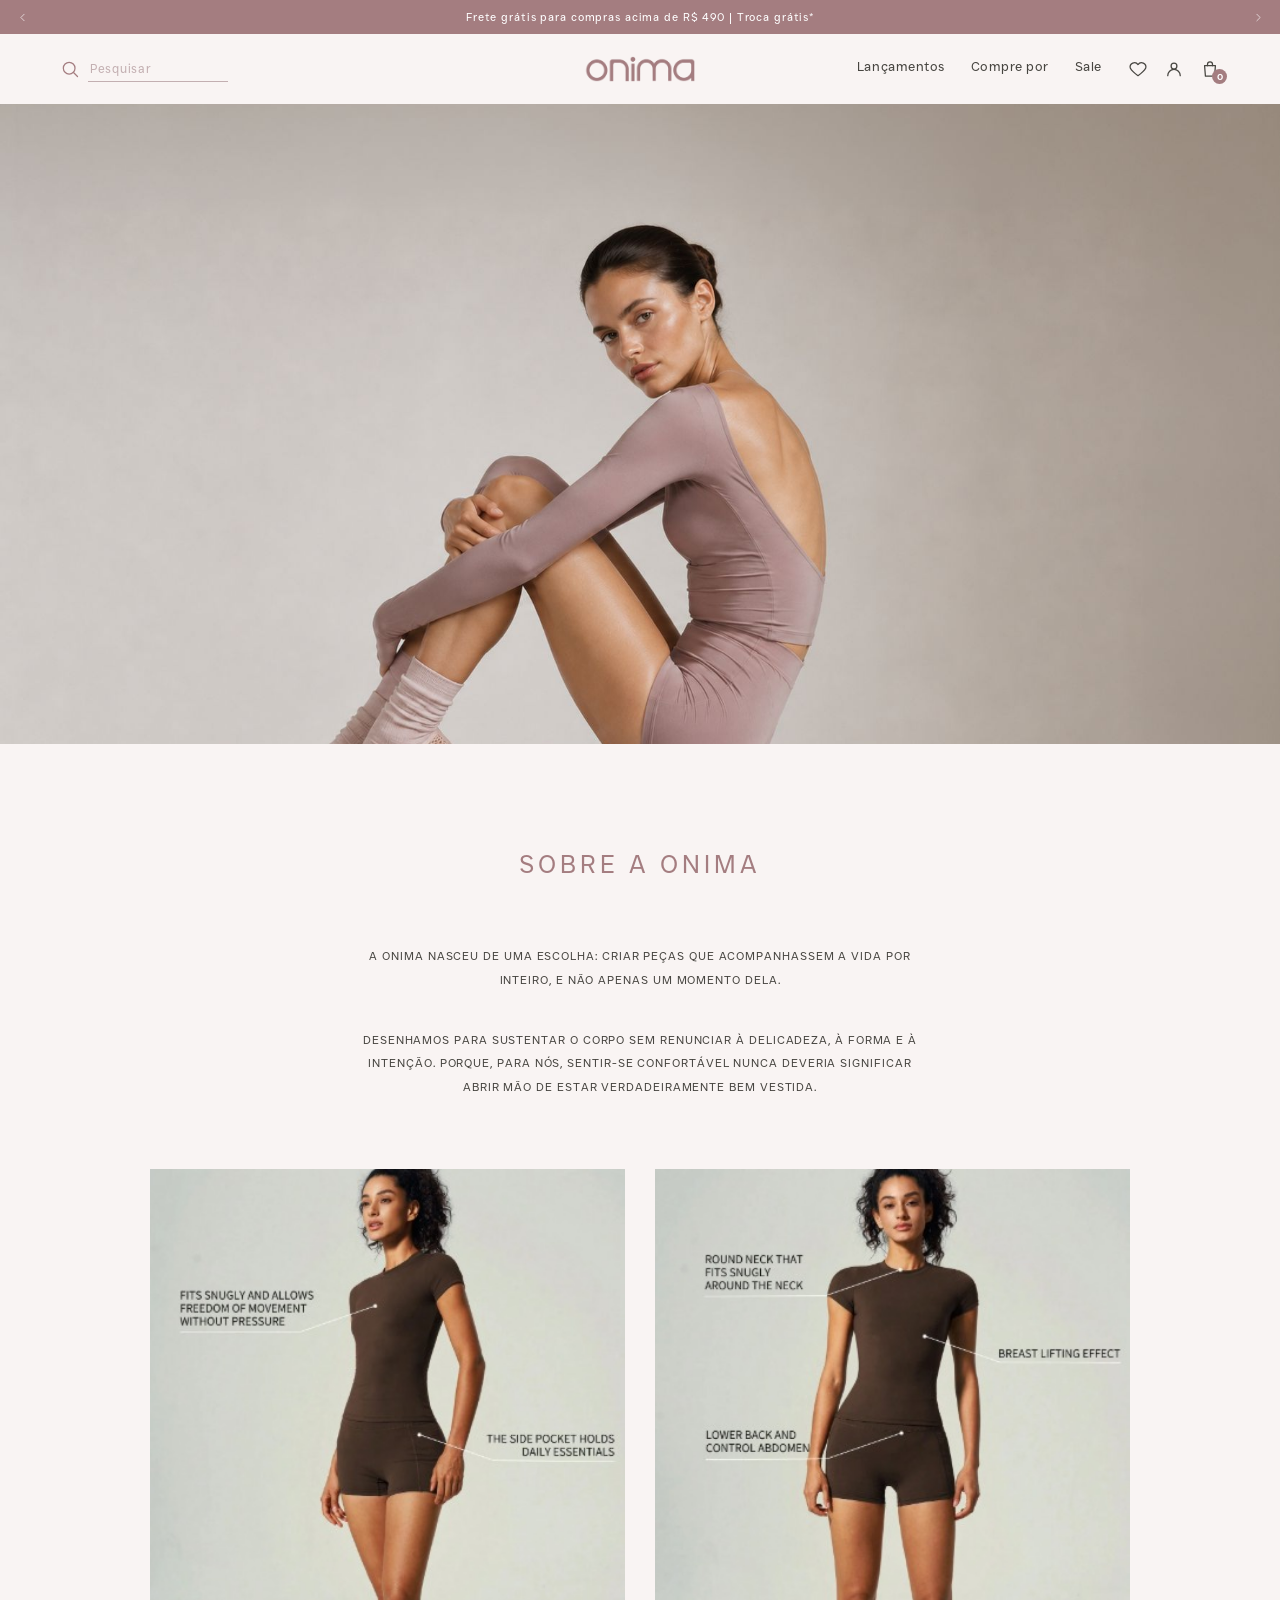
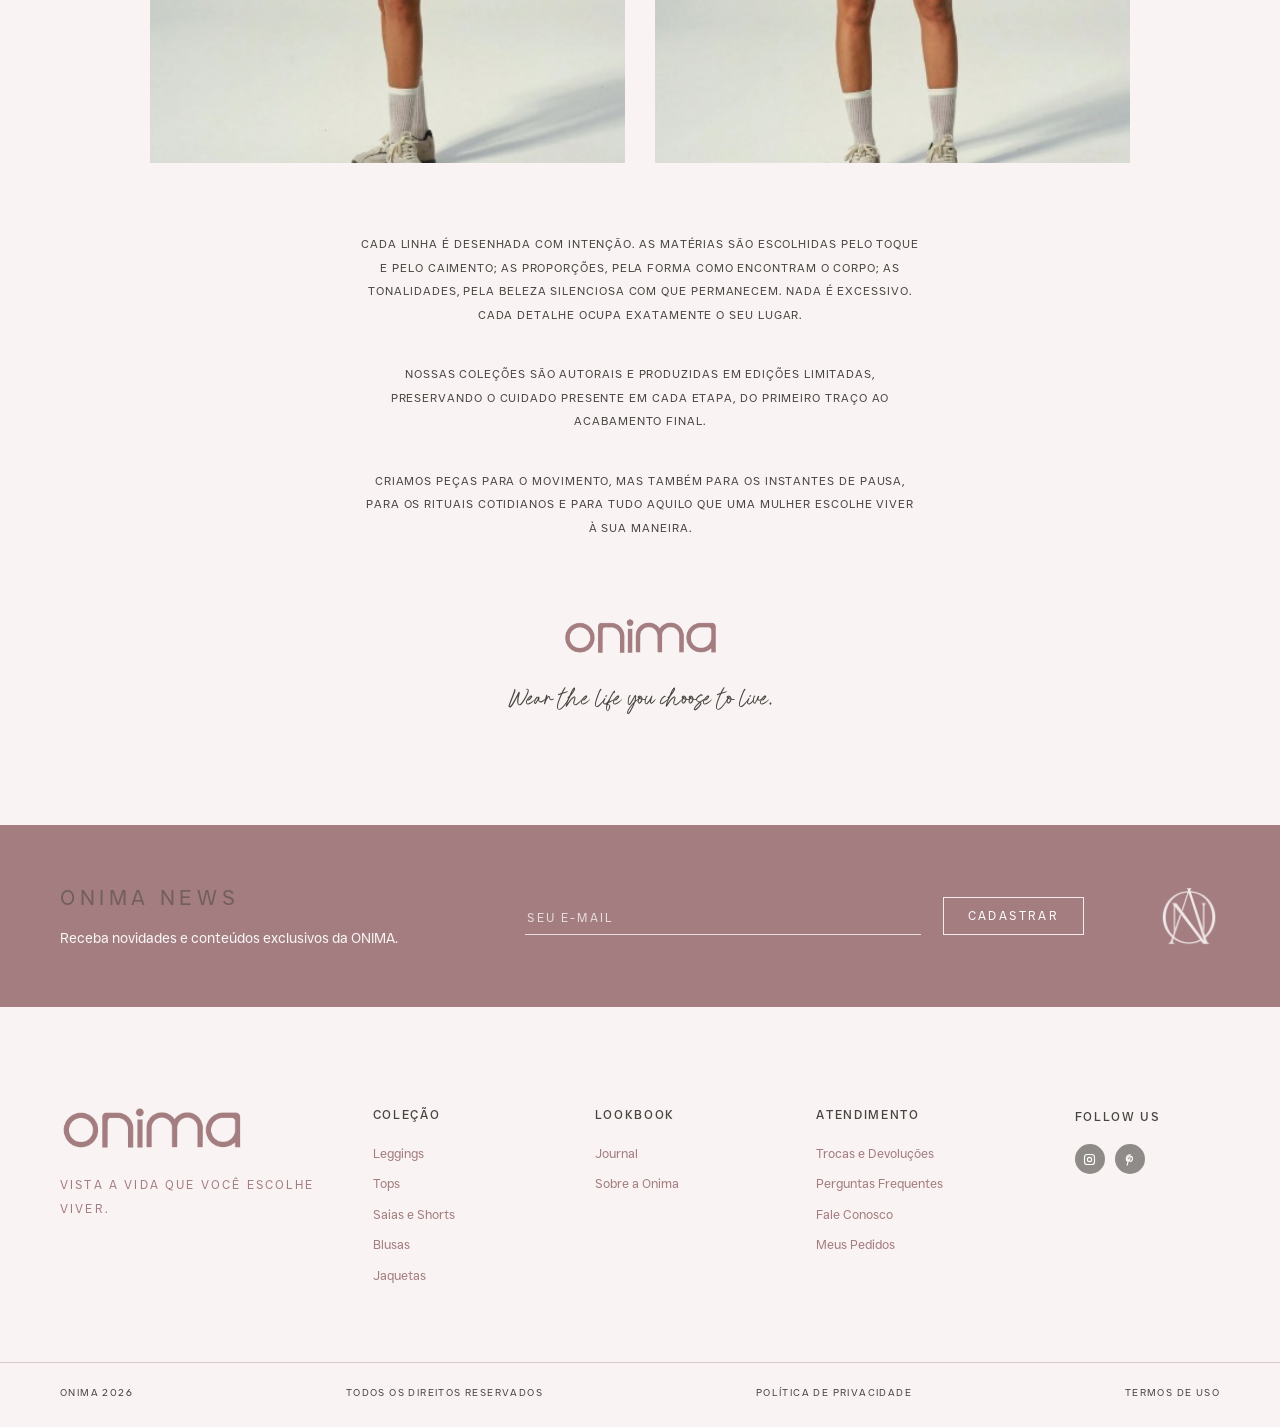
<file: sobre.html>
<!DOCTYPE html>
<html lang="pt-BR">
<head>
  <meta charset="UTF-8">
  <meta name="viewport" content="width=device-width, initial-scale=1.0">
  <title>Sobre a Onima — ONIMA</title>
  <meta name="description" content="A ONIMA nasceu de uma escolha: criar peças que acompanham a vida por inteiro. Conheça a marca.">
  <link rel="icon" type="image/png" href="assets/img/favicon.png">
  <link rel="stylesheet" href="css/style.css">
</head>
<body>

  <!-- SECTION: announcement-bar -->
  <div class="on-topbar" data-topbar>
    <button class="on-topbar__arrow on-topbar__arrow--prev" type="button" aria-label="Mensagem anterior" data-topbar-prev>
      <svg class="on-icon" viewBox="0 0 24 24" fill="none" stroke="currentColor" stroke-width="1.6" stroke-linecap="round" stroke-linejoin="round"><path d="M15 6l-6 6 6 6"/></svg>
    </button>
    <div class="on-topbar__track">
      <p class="on-topbar__item is-active">Frete grátis para compras acima de R$ 490 | Troca grátis*</p>
      <p class="on-topbar__item" aria-hidden="true">Cupom de Primeira Compra: PRIMEIRACOMPRA</p>
    </div>
    <button class="on-topbar__arrow on-topbar__arrow--next" type="button" aria-label="Próxima mensagem" data-topbar-next>
      <svg class="on-icon" viewBox="0 0 24 24" fill="none" stroke="currentColor" stroke-width="1.6" stroke-linecap="round" stroke-linejoin="round"><path d="M9 6l6 6-6 6"/></svg>
    </button>
  </div>

  <!-- SECTION: header -->
  <header class="on-header">
    <div class="on-container on-header__inner">
      <div class="on-header__left">
        <button class="on-iconbtn on-burger" type="button" aria-label="Abrir menu" data-menu-open>
          <svg class="on-icon" viewBox="0 0 24 24" fill="none" stroke="currentColor" stroke-width="1.5" stroke-linecap="round"><line x1="4" y1="7" x2="20" y2="7"/><line x1="4" y1="12" x2="20" y2="12"/><line x1="4" y1="17" x2="20" y2="17"/></svg>
        </button>
        <form class="on-search" role="search" onsubmit="return false;">
          <button class="on-iconbtn" type="submit" aria-label="Pesquisar">
            <svg class="on-icon" viewBox="0 0 24 24" fill="none" stroke="currentColor" stroke-width="1.5" stroke-linecap="round"><circle cx="11" cy="11" r="7"/><line x1="16.5" y1="16.5" x2="21" y2="21"/></svg>
          </button>
          <input class="on-search__input" type="search" placeholder="Pesquisar" aria-label="Pesquisar">
        </form>
      </div>

      <a class="on-logo" href="index.html"><img src="assets/img/logo-onima.png" alt="ONIMA"></a>

      <div class="on-header__right">
        <nav class="on-nav" aria-label="Navegação principal">
          <a class="on-nav__link" href="drop.html">Lançamentos</a>
          <a class="on-nav__link" href="drop.html">Compre por</a>
          <a class="on-nav__link" href="drop.html">Sale</a>
        </nav>
        <div class="on-header__icons">
          <a class="on-iconbtn" href="#" aria-label="Favoritos">
            <svg class="on-icon" viewBox="0 0 24 24" fill="none" stroke="currentColor" stroke-width="1.5" stroke-linecap="round" stroke-linejoin="round"><path d="M12 20s-7.1-4.7-9.3-9.1A5.2 5.2 0 0 1 12 6.7a5.2 5.2 0 0 1 9.3 4.2C19.1 15.3 12 20 12 20z"/></svg>
          </a>
          <button class="on-iconbtn on-iconbtn--user" type="button" aria-label="Minha conta" data-drawer-open="account">
            <svg class="on-icon" viewBox="0 0 24 24" fill="none" stroke="currentColor" stroke-width="1.5" stroke-linecap="round"><circle cx="12" cy="8.5" r="3.5"/><path d="M4.5 20a7.5 7.5 0 0 1 15 0"/></svg>
          </button>
          <button class="on-iconbtn" type="button" aria-label="Sacola" data-drawer-open="cart">
            <svg class="on-icon" viewBox="0 0 24 24" fill="none" stroke="currentColor" stroke-width="1.5" stroke-linecap="round" stroke-linejoin="round"><path d="M5.5 8h13l-1 12.5h-11L5.5 8z"/><path d="M9 8V6.3a3 3 0 0 1 6 0V8"/></svg>
            <span class="on-cart-count">0</span>
          </button>
        </div>
      </div>
    </div>
  </header>

  <!-- SECTION: mobile-menu -->
  <div class="on-menu" aria-hidden="true">
    <div class="on-menu__head">
      <span class="on-menu__title">Menu</span>
      <button class="on-iconbtn on-menu__close" type="button" aria-label="Fechar menu" data-menu-close>
        <svg class="on-icon" viewBox="0 0 24 24" fill="none" stroke="currentColor" stroke-width="1.5" stroke-linecap="round"><line x1="5" y1="5" x2="19" y2="19"/><line x1="19" y1="5" x2="5" y2="19"/></svg>
      </button>
    </div>

    <div class="on-menu__body" data-accordion-group>
      <div class="on-accordion is-open">
        <button class="on-accordion__trigger" type="button">
          Coleção
          <svg class="on-icon on-icon--chevron" viewBox="0 0 24 24" fill="none" stroke="currentColor" stroke-width="1.5" stroke-linecap="round" stroke-linejoin="round"><path d="M6 9l6 6 6-6"/></svg>
        </button>
        <div class="on-accordion__panel">
          <div>
            <ul class="on-menu__links">
              <li><a href="drop.html">Ver tudo</a></li>
              <li><a href="drop.html">Leggings</a></li>
              <li><a href="drop.html">Tops</a></li>
              <li><a href="drop.html">Saias e Shorts</a></li>
              <li><a href="drop.html">Blusas</a></li>
              <li><a href="drop.html">Jaquetas</a></li>
            </ul>
            <a class="on-menu__banner" href="drop.html">
              <img src="assets/img/menu-drop.jpg" alt="Drop 01 — modelo de costas com body Onima">
              <span class="on-menu__banner-content">
                <span class="on-eyebrow">Drop 01</span>
                <span class="on-menu__banner-title">A forma, quando precisa, torna-se presença.</span>
                <span class="on-btn on-btn--outline-light">Explorar</span>
              </span>
            </a>
          </div>
        </div>
      </div>

      <div class="on-accordion">
        <button class="on-accordion__trigger" type="button">
          Lookbook
          <svg class="on-icon on-icon--chevron" viewBox="0 0 24 24" fill="none" stroke="currentColor" stroke-width="1.5" stroke-linecap="round" stroke-linejoin="round"><path d="M6 9l6 6 6-6"/></svg>
        </button>
        <div class="on-accordion__panel">
          <div>
            <ul class="on-menu__links">
              <li><a href="journal.html">Journal</a></li>
              <li><a href="sobre.html">Sobre a Onima</a></li>
            </ul>
          </div>
        </div>
      </div>

      <div class="on-accordion">
        <button class="on-accordion__trigger" type="button">
          Journal
          <svg class="on-icon on-icon--chevron" viewBox="0 0 24 24" fill="none" stroke="currentColor" stroke-width="1.5" stroke-linecap="round" stroke-linejoin="round"><path d="M6 9l6 6 6-6"/></svg>
        </button>
        <div class="on-accordion__panel">
          <div>
            <ul class="on-menu__links">
              <li><a href="journal.html">Movimento</a></li>
              <li><a href="journal.html">Arquitetura</a></li>
              <li><a href="journal.html">Cotidiano</a></li>
            </ul>
          </div>
        </div>
      </div>

      <div class="on-accordion">
        <button class="on-accordion__trigger" type="button">
          Sobre a Onima
          <svg class="on-icon on-icon--chevron" viewBox="0 0 24 24" fill="none" stroke="currentColor" stroke-width="1.5" stroke-linecap="round" stroke-linejoin="round"><path d="M6 9l6 6 6-6"/></svg>
        </button>
        <div class="on-accordion__panel">
          <div>
            <ul class="on-menu__links">
              <li><a href="sobre.html">Nossa história</a></li>
              <li><a href="sobre.html">Nossos tecidos</a></li>
            </ul>
          </div>
        </div>
      </div>

      <div class="on-accordion">
        <button class="on-accordion__trigger" type="button">
          Atendimento
          <svg class="on-icon on-icon--chevron" viewBox="0 0 24 24" fill="none" stroke="currentColor" stroke-width="1.5" stroke-linecap="round" stroke-linejoin="round"><path d="M6 9l6 6 6-6"/></svg>
        </button>
        <div class="on-accordion__panel">
          <div>
            <ul class="on-menu__links">
              <li><a href="trocas.html">Trocas e Devoluções</a></li>
              <li><a href="#">Perguntas Frequentes</a></li>
              <li><a href="#">Fale Conosco</a></li>
              <li><a href="#">Meus Pedidos</a></li>
            </ul>
          </div>
        </div>
      </div>
    </div>

    <div class="on-menu__footer">
      <a href="#">
        <svg class="on-icon" viewBox="0 0 24 24" fill="none" stroke="currentColor" stroke-width="1.5" stroke-linecap="round"><circle cx="11" cy="11" r="7"/><line x1="16.5" y1="16.5" x2="21" y2="21"/></svg>
        Busca
      </a>
      <a href="#" data-drawer-open="account">
        <svg class="on-icon" viewBox="0 0 24 24" fill="none" stroke="currentColor" stroke-width="1.5" stroke-linecap="round"><circle cx="12" cy="8.5" r="3.5"/><path d="M4.5 20a7.5 7.5 0 0 1 15 0"/></svg>
        Minha conta
      </a>
      <a href="#">
        <svg class="on-icon" viewBox="0 0 24 24" fill="none" stroke="currentColor" stroke-width="1.5" stroke-linecap="round" stroke-linejoin="round"><path d="M21 12a8 8 0 1 0-3.1 6.3L21 19l-.8-3.1A8 8 0 0 0 21 12z"/><line x1="9" y1="11" x2="15" y2="11"/></svg>
        Fale conosco
      </a>
    </div>
  </div>

  <main>

    <!-- SECTION: sobre-hero -->
    <section class="on-hero on-hero--plain">
      <img class="on-hero__img" src="assets/img/hero.jpg" alt="Modelo sentada vestindo conjunto Onima em tons rosados">
    </section>

    <!-- SECTION: sobre -->
    <section class="on-section">
      <div class="on-container">
        <h1 class="on-sobre__title" data-reveal>Sobre a Onima</h1>

        <div style="margin-top: 60px;" data-reveal>
          <p class="on-sobre__text">A Onima nasceu de uma escolha: criar peças que acompanhassem a vida por inteiro, e não apenas um momento dela.</p>
          <p class="on-sobre__text">Desenhamos para sustentar o corpo sem renunciar à delicadeza, à forma e à intenção. Porque, para nós, sentir-se confortável nunca deveria significar abrir mão de estar verdadeiramente bem vestida.</p>
        </div>

        <div class="on-sobre__imgs" data-reveal>
          <img src="assets/img/sobre-tech-1.jpg" alt="Foto técnica de conjunto Onima com anotações de modelagem">
          <img src="assets/img/sobre-tech-2.jpg" alt="Foto técnica de conjunto Onima com anotações de caimento">
        </div>

        <div data-reveal>
          <p class="on-sobre__text">Cada linha é desenhada com intenção. As matérias são escolhidas pelo toque e pelo caimento; as proporções, pela forma como encontram o corpo; as tonalidades, pela beleza silenciosa com que permanecem. Nada é excessivo. Cada detalhe ocupa exatamente o seu lugar.</p>
          <p class="on-sobre__text">Nossas coleções são autorais e produzidas em edições limitadas, preservando o cuidado presente em cada etapa, do primeiro traço ao acabamento final.</p>
          <p class="on-sobre__text">Criamos peças para o movimento, mas também para os instantes de pausa, para os rituais cotidianos e para tudo aquilo que uma mulher escolhe viver à sua maneira.</p>
        </div>

        <div class="on-sobre__close" style="margin-top: 76px;" data-reveal>
          <span class="on-sobre__logo"><img src="assets/img/logo-onima.png" alt="ONIMA"></span>
          <p class="on-sobre__signature">Wear the life you choose to live.</p>
        </div>
      </div>
    </section>

    <!-- SECTION: newsletter -->
    <section class="on-section">
      <div class="on-news">
        <div class="on-container on-news__inner">
          <div>
            <h2 class="on-news__title">Onima News</h2>
            <p class="on-news__text">Receba novidades e conteúdos exclusivos da ONIMA.</p>
          </div>
          <form class="on-news__form" novalidate>
            <input class="on-news__input" type="email" name="email" placeholder="Seu e-mail" aria-label="Seu e-mail" required>
            <button class="on-btn on-btn--outline-light" type="submit">Cadastrar</button>
            <p class="on-news__msg" role="status" aria-live="polite">&nbsp;</p>
          </form>
          <div class="on-news__mark" aria-hidden="true">
            <img src="assets/img/monograma-offwhite.png" alt="">
          </div>
        </div>
      </div>
    </section>

  </main>

  <!-- SECTION: footer -->
  <footer class="on-footer">
    <div class="on-container">
      <div class="on-footer__grid" data-accordion-group>
        <div class="on-footer__brand">
          <a class="on-footer__logo" href="index.html"><img src="assets/img/logo-onima.png" alt="ONIMA"></a>
          <p class="on-footer__tagline">Vista a vida que você escolhe viver.</p>
        </div>

        <div class="on-footer__col on-accordion">
          <button class="on-accordion__trigger" type="button">
            Coleção
            <svg class="on-icon on-icon--chevron" viewBox="0 0 24 24" fill="none" stroke="currentColor" stroke-width="1.5" stroke-linecap="round" stroke-linejoin="round"><path d="M6 9l6 6 6-6"/></svg>
          </button>
          <div class="on-accordion__panel">
            <ul class="on-footer__links">
              <li><a href="drop.html">Leggings</a></li>
              <li><a href="drop.html">Tops</a></li>
              <li><a href="drop.html">Saias e Shorts</a></li>
              <li><a href="drop.html">Blusas</a></li>
              <li><a href="drop.html">Jaquetas</a></li>
            </ul>
          </div>
        </div>

        <div class="on-footer__col on-accordion">
          <button class="on-accordion__trigger" type="button">
            Lookbook
            <svg class="on-icon on-icon--chevron" viewBox="0 0 24 24" fill="none" stroke="currentColor" stroke-width="1.5" stroke-linecap="round" stroke-linejoin="round"><path d="M6 9l6 6 6-6"/></svg>
          </button>
          <div class="on-accordion__panel">
            <ul class="on-footer__links">
              <li><a href="journal.html">Journal</a></li>
              <li><a href="sobre.html">Sobre a Onima</a></li>
            </ul>
          </div>
        </div>

        <div class="on-footer__col on-accordion">
          <button class="on-accordion__trigger" type="button">
            Atendimento
            <svg class="on-icon on-icon--chevron" viewBox="0 0 24 24" fill="none" stroke="currentColor" stroke-width="1.5" stroke-linecap="round" stroke-linejoin="round"><path d="M6 9l6 6 6-6"/></svg>
          </button>
          <div class="on-accordion__panel">
            <ul class="on-footer__links">
              <li><a href="trocas.html">Trocas e Devoluções</a></li>
              <li><a href="#">Perguntas Frequentes</a></li>
              <li><a href="#">Fale Conosco</a></li>
              <li><a href="#">Meus Pedidos</a></li>
            </ul>
          </div>
        </div>

        <div class="on-footer__col on-footer__social-wrap">
          <div>
            <p class="on-accordion__trigger" style="pointer-events: none;">Follow Us</p>
            <div class="on-footer__social">
              <a href="#" aria-label="Instagram">
                <svg class="on-icon" viewBox="0 0 24 24" fill="none" stroke="currentColor" stroke-width="1.8" stroke-linecap="round"><rect x="4" y="4" width="16" height="16" rx="4.5"/><circle cx="12" cy="12" r="3.4"/><circle cx="16.8" cy="7.2" r="0.6" fill="currentColor" stroke="none"/></svg>
              </a>
              <a href="#" aria-label="Pinterest">
                <svg class="on-icon" viewBox="0 0 24 24" fill="none" stroke="currentColor" stroke-width="1.8" stroke-linecap="round" stroke-linejoin="round"><path d="M13.2 4.5a6 6 0 0 0-6.4 6.1c0 2.2 1 3.6 2.4 4.2l.6-2.2a2.9 2.9 0 0 1-.8-2 3.9 3.9 0 0 1 4-4.1c2.2 0 3.7 1.4 3.7 3.5 0 2.7-1.3 4.9-3.2 4.9a1.5 1.5 0 0 1-1.5-1.9l.7-2.6a7 7 0 0 0 .3-1.6"/><path d="M10.5 12.5 8.2 21"/></svg>
              </a>
            </div>
          </div>
        </div>
      </div>
    </div>

    <div class="on-footer__bottom">
      <div class="on-container on-footer__bottom-inner">
        <span>Onima 2026</span>
        <span>Todos os direitos reservados</span>
        <a href="#">Política de Privacidade</a>
        <a href="#">Termos de Uso</a>
      </div>
    </div>
  </footer>

  <!-- SECTION: overlay -->
  <div class="on-overlay" aria-hidden="true"></div>

  <!-- SECTION: drawer-sacola -->
  <aside class="on-drawer on-drawer--cart" data-drawer="cart" aria-hidden="true" aria-label="Resumo da sacola">
    <div class="on-drawer__head">
      <h2 class="on-drawer__title">Resumo da Sacola</h2>
      <button class="on-iconbtn" type="button" aria-label="Fechar" data-drawer-close>
        <svg class="on-icon" viewBox="0 0 24 24" fill="none" stroke="currentColor" stroke-width="1.5" stroke-linecap="round"><line x1="5" y1="5" x2="19" y2="19"/><line x1="19" y1="5" x2="5" y2="19"/></svg>
      </button>
    </div>
    <div class="on-cart__invite">
      <span class="on-cart__invite-icon" aria-hidden="true">
        <svg class="on-icon" viewBox="0 0 24 24" fill="none" stroke="currentColor" stroke-width="1.5" stroke-linecap="round" stroke-linejoin="round"><path d="M10 4H5.5v16H10"/><path d="M9 12h11"/><path d="M16.5 8.5 20 12l-3.5 3.5"/></svg>
      </span>
      <p>Entre ou cadastre-se para acessar sua sacola no app e no site com mais praticidade.</p>
    </div>
    <p class="on-cart__count-label">Sua sacola tem: <span data-cart-label>0 itens</span></p>
    <div class="on-cart__items" data-cart-items></div>
    <div class="on-cart__empty" data-cart-empty hidden>
      <p>Sua sacola está vazia.</p>
      <a class="on-btn on-btn--outline on-btn--pill" href="drop.html">Continuar comprando</a>
    </div>
    <div class="on-cart__footer">
      <div class="on-cart__subtotal">
        <span class="on-cart__subtotal-label">Subtotal</span>
        <span class="on-cart__subtotal-value" data-cart-subtotal>R$ 0,00</span>
      </div>
      <p class="on-cart__note">Você poderá <strong>calcular o frete</strong> e visualizar mais benefícios ao <strong>fechar o pedido</strong></p>
      <button class="on-btn on-btn--pill on-cart__checkout" type="button">Fechar o Pedido</button>
    </div>
    <div class="on-menu__footer">
      <a href="#">
        <svg class="on-icon" viewBox="0 0 24 24" fill="none" stroke="currentColor" stroke-width="1.5" stroke-linecap="round"><circle cx="11" cy="11" r="7"/><line x1="16.5" y1="16.5" x2="21" y2="21"/></svg>
        Busca
      </a>
      <a href="login.html">
        <svg class="on-icon" viewBox="0 0 24 24" fill="none" stroke="currentColor" stroke-width="1.5" stroke-linecap="round"><circle cx="12" cy="8.5" r="3.5"/><path d="M4.5 20a7.5 7.5 0 0 1 15 0"/></svg>
        Minha conta
      </a>
      <a href="#">
        <svg class="on-icon" viewBox="0 0 24 24" fill="none" stroke="currentColor" stroke-width="1.5" stroke-linecap="round" stroke-linejoin="round"><path d="M21 12a8 8 0 1 0-3.1 6.3L21 19l-.8-3.1A8 8 0 0 0 21 12z"/><line x1="9" y1="11" x2="15" y2="11"/></svg>
        Fale conosco
      </a>
    </div>
  </aside>

  <!-- SECTION: drawer-conta -->
  <aside class="on-drawer on-drawer--account" data-drawer="account" aria-hidden="true" aria-label="Entre ou cadastre-se">
    <div class="on-drawer__head on-drawer__head--end">
      <button class="on-iconbtn" type="button" aria-label="Fechar" data-drawer-close>
        <svg class="on-icon" viewBox="0 0 24 24" fill="none" stroke="currentColor" stroke-width="1.5" stroke-linecap="round"><line x1="5" y1="5" x2="19" y2="19"/><line x1="19" y1="5" x2="5" y2="19"/></svg>
      </button>
    </div>
    <div class="on-account__intro">
      <span class="on-account__avatar" aria-hidden="true">
        <svg class="on-icon" viewBox="0 0 24 24" fill="none" stroke="currentColor" stroke-width="1.5" stroke-linecap="round"><circle cx="12" cy="8.5" r="3.5"/><path d="M4.5 20a7.5 7.5 0 0 1 15 0"/></svg>
      </span>
      <div>
        <p class="on-account__title">Entre ou cadastre-se</p>
        <p class="on-account__sub">Seus pedidos, favoritos, conta...</p>
      </div>
    </div>
    <div class="on-account__actions">
      <a class="on-btn on-btn--solid on-btn--pill" href="login.html">Entrar</a>
      <a class="on-btn on-btn--outline on-btn--pill" href="cadastro.html">Criar conta</a>
    </div>
    <a class="on-account__banner" href="journal.html">
      <img src="assets/img/journal.jpg" alt="Onima Journal — bailarina na barra em foto preto e branco">
      <span class="on-account__banner-content">
        <span class="on-account__banner-title">Onima Journal</span>
        <span class="on-account__banner-text">Movimento, arquitetura e cotidiano.</span>
      </span>
    </a>
    <div class="on-drawer__accordions" data-accordion-group>
      <div class="on-accordion">
        <button class="on-accordion__trigger" type="button">
          Lookbook
          <svg class="on-icon on-icon--chevron" viewBox="0 0 24 24" fill="none" stroke="currentColor" stroke-width="1.5" stroke-linecap="round" stroke-linejoin="round"><path d="M6 9l6 6 6-6"/></svg>
        </button>
        <div class="on-accordion__panel">
          <div>
            <ul class="on-menu__links">
              <li><a href="journal.html">Journal</a></li>
              <li><a href="sobre.html">Sobre a Onima</a></li>
            </ul>
          </div>
        </div>
      </div>
      <div class="on-accordion">
        <button class="on-accordion__trigger" type="button">
          Journal
          <svg class="on-icon on-icon--chevron" viewBox="0 0 24 24" fill="none" stroke="currentColor" stroke-width="1.5" stroke-linecap="round" stroke-linejoin="round"><path d="M6 9l6 6 6-6"/></svg>
        </button>
        <div class="on-accordion__panel">
          <div>
            <ul class="on-menu__links">
              <li><a href="journal.html">Movimento</a></li>
              <li><a href="journal.html">Arquitetura</a></li>
              <li><a href="journal.html">Cotidiano</a></li>
            </ul>
          </div>
        </div>
      </div>
      <div class="on-accordion">
        <button class="on-accordion__trigger" type="button">
          Sobre a Onima
          <svg class="on-icon on-icon--chevron" viewBox="0 0 24 24" fill="none" stroke="currentColor" stroke-width="1.5" stroke-linecap="round" stroke-linejoin="round"><path d="M6 9l6 6 6-6"/></svg>
        </button>
        <div class="on-accordion__panel">
          <div>
            <ul class="on-menu__links">
              <li><a href="sobre.html">Nossa história</a></li>
              <li><a href="sobre.html">Nossos tecidos</a></li>
            </ul>
          </div>
        </div>
      </div>
      <div class="on-accordion">
        <button class="on-accordion__trigger" type="button">
          Atendimento
          <svg class="on-icon on-icon--chevron" viewBox="0 0 24 24" fill="none" stroke="currentColor" stroke-width="1.5" stroke-linecap="round" stroke-linejoin="round"><path d="M6 9l6 6 6-6"/></svg>
        </button>
        <div class="on-accordion__panel">
          <div>
            <ul class="on-menu__links">
              <li><a href="trocas.html">Trocas e Devoluções</a></li>
              <li><a href="#">Perguntas Frequentes</a></li>
              <li><a href="#">Fale Conosco</a></li>
              <li><a href="#">Meus Pedidos</a></li>
            </ul>
          </div>
        </div>
      </div>
    </div>
    <div class="on-menu__footer">
      <a href="#">
        <svg class="on-icon" viewBox="0 0 24 24" fill="none" stroke="currentColor" stroke-width="1.5" stroke-linecap="round"><circle cx="11" cy="11" r="7"/><line x1="16.5" y1="16.5" x2="21" y2="21"/></svg>
        Busca
      </a>
      <a href="login.html">
        <svg class="on-icon" viewBox="0 0 24 24" fill="none" stroke="currentColor" stroke-width="1.5" stroke-linecap="round"><circle cx="12" cy="8.5" r="3.5"/><path d="M4.5 20a7.5 7.5 0 0 1 15 0"/></svg>
        Minha conta
      </a>
      <a href="#">
        <svg class="on-icon" viewBox="0 0 24 24" fill="none" stroke="currentColor" stroke-width="1.5" stroke-linecap="round" stroke-linejoin="round"><path d="M21 12a8 8 0 1 0-3.1 6.3L21 19l-.8-3.1A8 8 0 0 0 21 12z"/><line x1="9" y1="11" x2="15" y2="11"/></svg>
        Fale conosco
      </a>
    </div>
  </aside>

  <script src="js/main.js"></script>
</body>
</html>
</file>
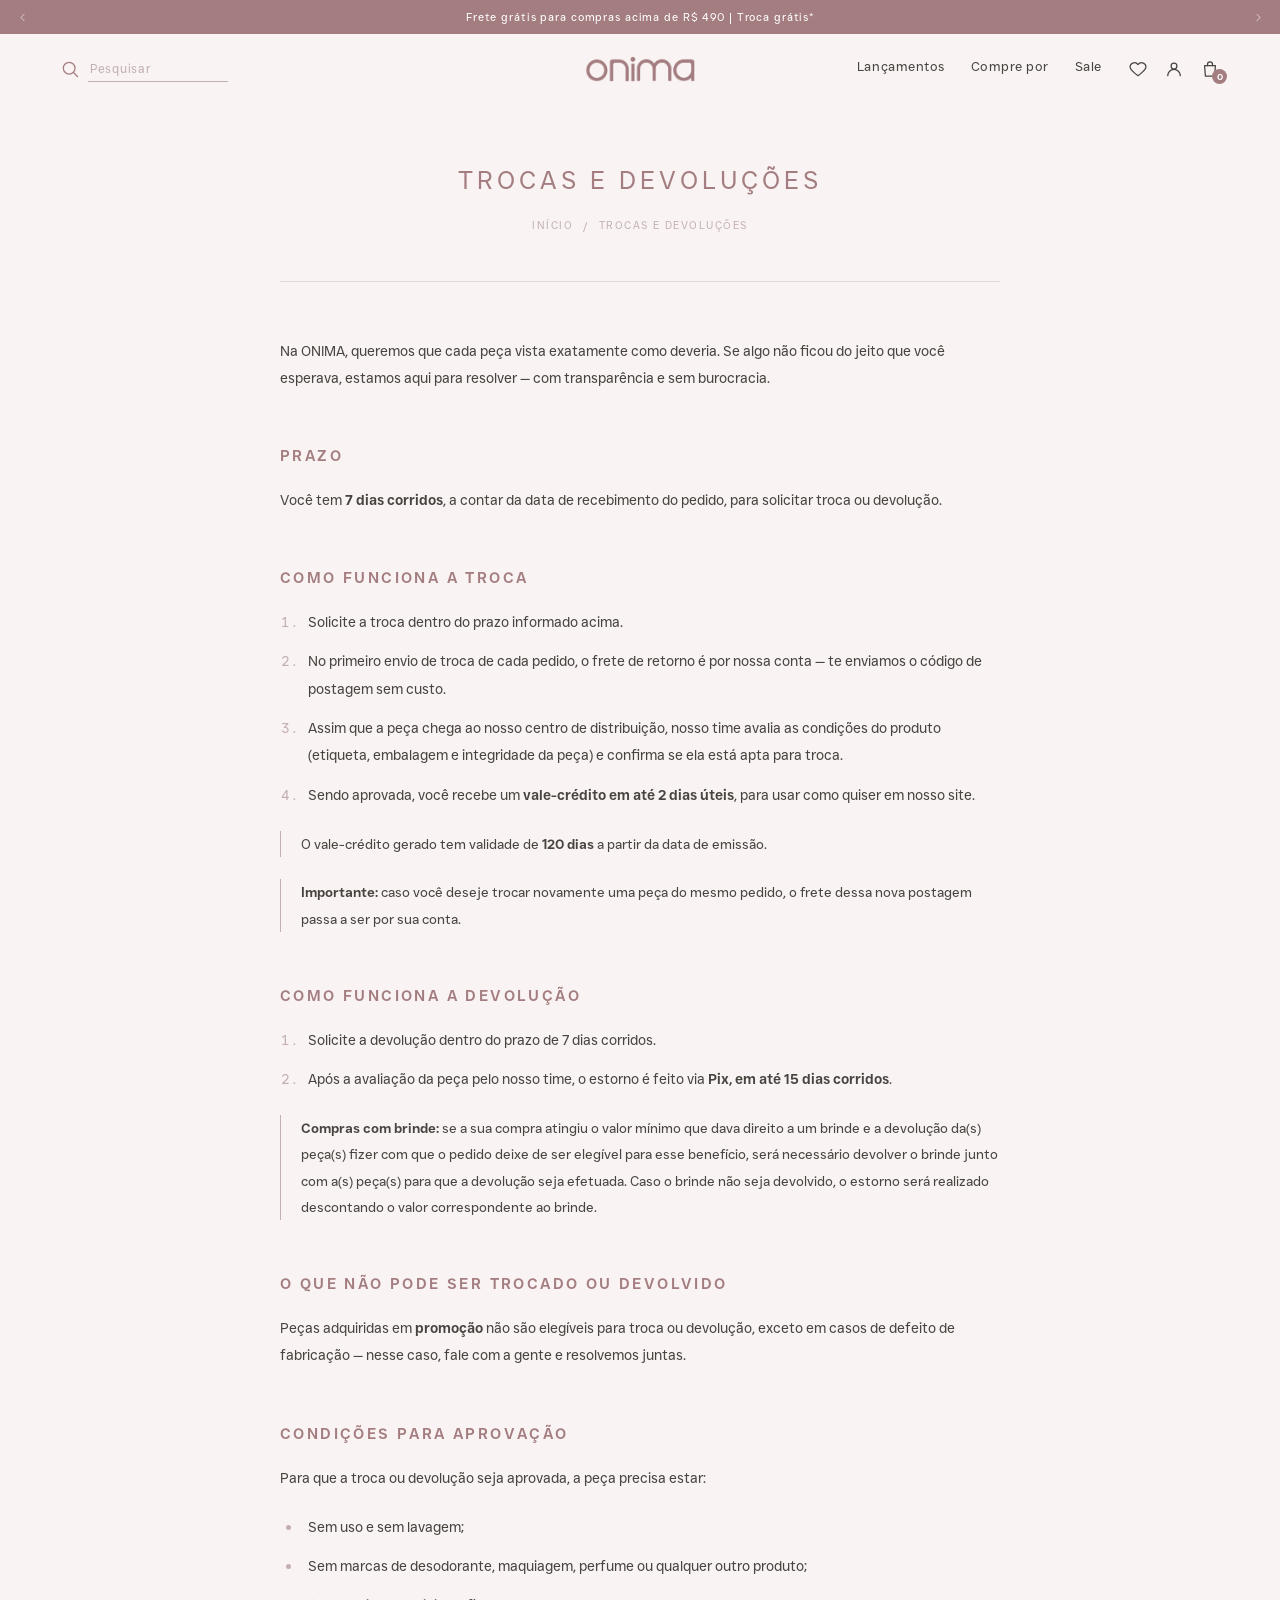
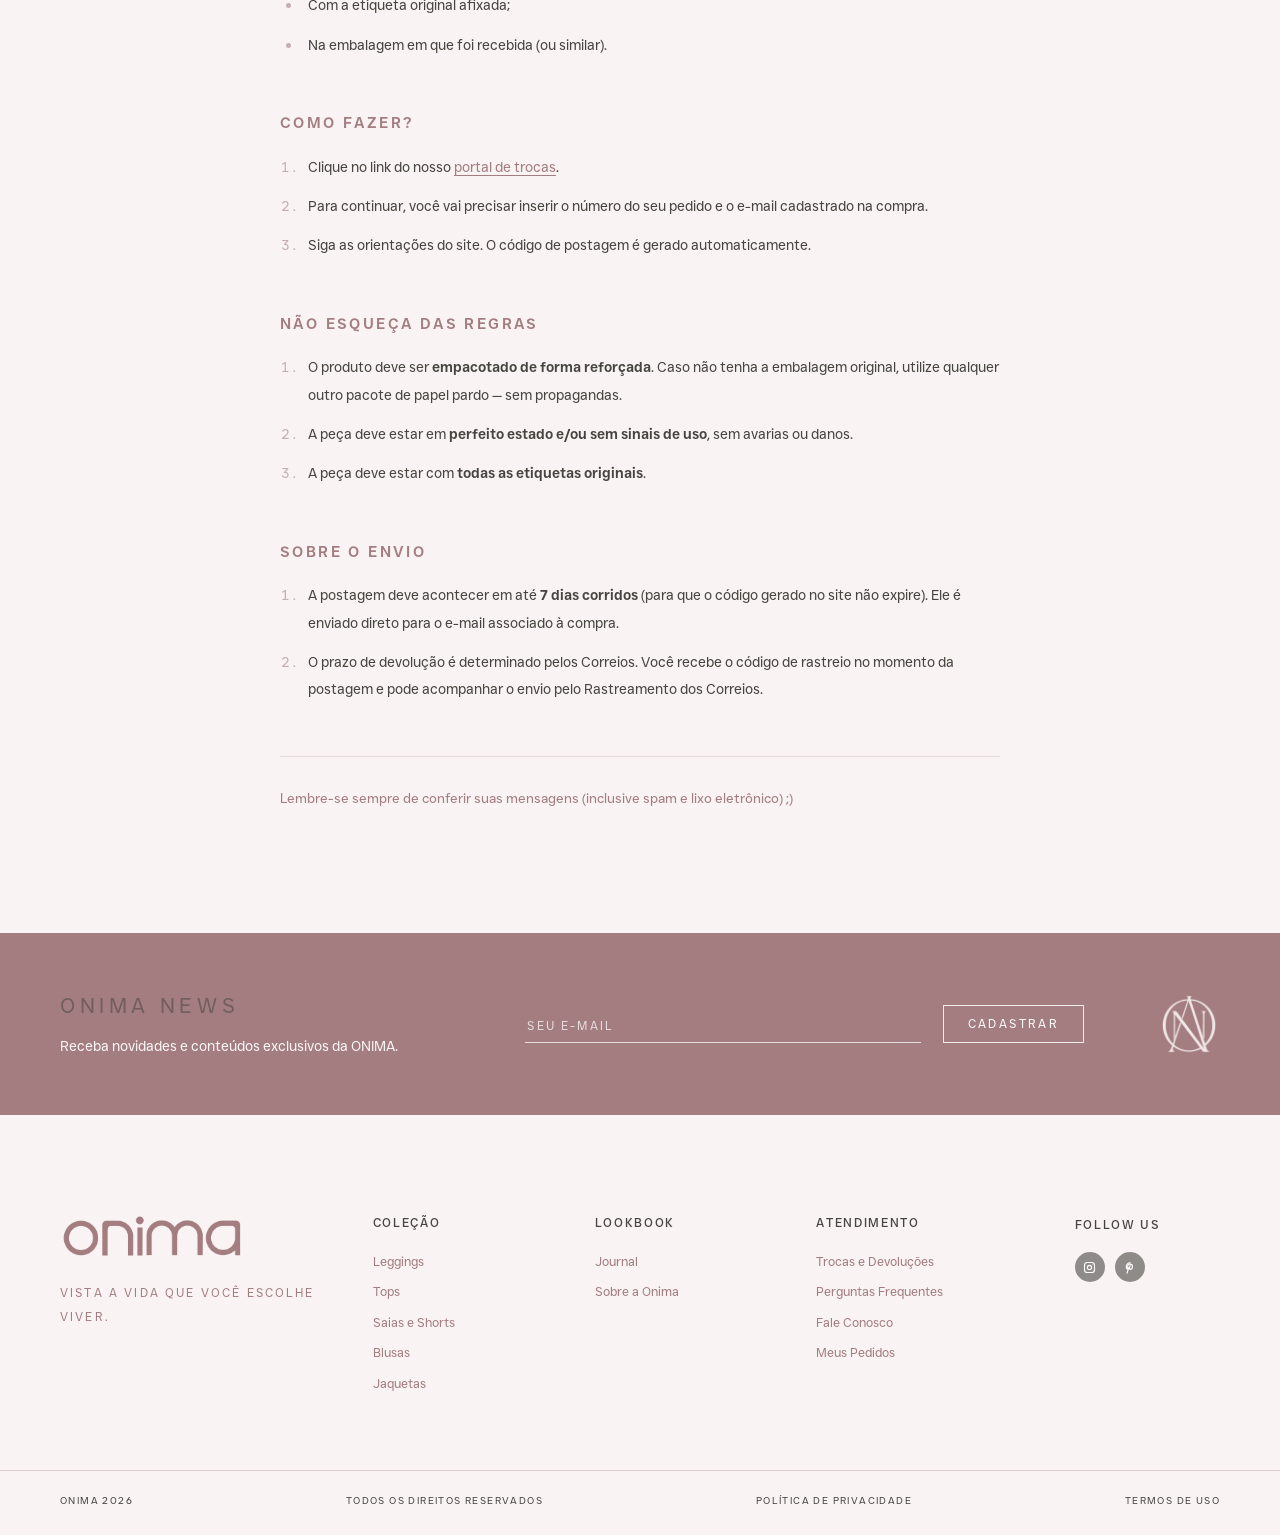
<file: trocas.html>
<!DOCTYPE html>
<html lang="pt-BR">
<head>
  <meta charset="UTF-8">
  <meta name="viewport" content="width=device-width, initial-scale=1.0">
  <title>Trocas e Devoluções — ONIMA</title>
  <meta name="description" content="Política de trocas e devoluções da ONIMA: prazo de 7 dias corridos, primeiro frete de retorno por nossa conta e vale-crédito em até 2 dias úteis.">
  <link rel="icon" type="image/png" href="assets/img/favicon.png">
  <link rel="stylesheet" href="css/style.css">
</head>
<body>

  <!-- SECTION: announcement-bar -->
  <div class="on-topbar" data-topbar>
    <button class="on-topbar__arrow on-topbar__arrow--prev" type="button" aria-label="Mensagem anterior" data-topbar-prev>
      <svg class="on-icon" viewBox="0 0 24 24" fill="none" stroke="currentColor" stroke-width="1.6" stroke-linecap="round" stroke-linejoin="round"><path d="M15 6l-6 6 6 6"/></svg>
    </button>
    <div class="on-topbar__track">
      <p class="on-topbar__item is-active">Frete grátis para compras acima de R$ 490 | Troca grátis*</p>
      <p class="on-topbar__item" aria-hidden="true">Cupom de Primeira Compra: PRIMEIRACOMPRA</p>
    </div>
    <button class="on-topbar__arrow on-topbar__arrow--next" type="button" aria-label="Próxima mensagem" data-topbar-next>
      <svg class="on-icon" viewBox="0 0 24 24" fill="none" stroke="currentColor" stroke-width="1.6" stroke-linecap="round" stroke-linejoin="round"><path d="M9 6l6 6-6 6"/></svg>
    </button>
  </div>

  <!-- SECTION: header -->
  <header class="on-header">
    <div class="on-container on-header__inner">
      <div class="on-header__left">
        <button class="on-iconbtn on-burger" type="button" aria-label="Abrir menu" data-menu-open>
          <svg class="on-icon" viewBox="0 0 24 24" fill="none" stroke="currentColor" stroke-width="1.5" stroke-linecap="round">
            <line x1="4" y1="7" x2="20" y2="7" />
            <line x1="4" y1="12" x2="20" y2="12" />
            <line x1="4" y1="17" x2="20" y2="17" />
          </svg>
        </button>
        <form class="on-search" role="search" onsubmit="return false;">
          <button class="on-iconbtn" type="submit" aria-label="Pesquisar">
            <svg class="on-icon" viewBox="0 0 24 24" fill="none" stroke="currentColor" stroke-width="1.5" stroke-linecap="round">
              <circle cx="11" cy="11" r="7" />
              <line x1="16.5" y1="16.5" x2="21" y2="21" />
            </svg>
          </button>
          <input class="on-search__input" type="search" placeholder="Pesquisar" aria-label="Pesquisar">
        </form>
      </div>

      <a class="on-logo" href="index.html"><img src="assets/img/logo-onima.png" alt="ONIMA"></a>

      <div class="on-header__right">
        <nav class="on-nav" aria-label="Navegação principal">
          <a class="on-nav__link" href="drop.html">Lançamentos</a>
          <a class="on-nav__link" href="drop.html">Compre por</a>
          <a class="on-nav__link" href="drop.html">Sale</a>
        </nav>
        <div class="on-header__icons">
          <a class="on-iconbtn" href="#" aria-label="Favoritos">
            <svg class="on-icon" viewBox="0 0 24 24" fill="none" stroke="currentColor" stroke-width="1.5" stroke-linecap="round" stroke-linejoin="round">
              <path d="M12 20s-7.1-4.7-9.3-9.1A5.2 5.2 0 0 1 12 6.7a5.2 5.2 0 0 1 9.3 4.2C19.1 15.3 12 20 12 20z" />
            </svg>
          </a>
          <button class="on-iconbtn on-iconbtn--user" type="button" aria-label="Minha conta" data-drawer-open="account">
            <svg class="on-icon" viewBox="0 0 24 24" fill="none" stroke="currentColor" stroke-width="1.5" stroke-linecap="round">
              <circle cx="12" cy="8.5" r="3.5" />
              <path d="M4.5 20a7.5 7.5 0 0 1 15 0" />
            </svg>
          </button>
          <button class="on-iconbtn" type="button" aria-label="Sacola" data-drawer-open="cart">
            <svg class="on-icon" viewBox="0 0 24 24" fill="none" stroke="currentColor" stroke-width="1.5" stroke-linecap="round" stroke-linejoin="round">
              <path d="M5.5 8h13l-1 12.5h-11L5.5 8z" />
              <path d="M9 8V6.3a3 3 0 0 1 6 0V8" />
            </svg>
            <span class="on-cart-count">0</span>
          </button>
        </div>
      </div>
    </div>
  </header>

  <!-- SECTION: mobile-menu -->
  <div class="on-menu" aria-hidden="true">
    <div class="on-menu__head">
      <span class="on-menu__title">Menu</span>
      <button class="on-iconbtn on-menu__close" type="button" aria-label="Fechar menu" data-menu-close>
        <svg class="on-icon" viewBox="0 0 24 24" fill="none" stroke="currentColor" stroke-width="1.5" stroke-linecap="round">
          <line x1="5" y1="5" x2="19" y2="19" />
          <line x1="19" y1="5" x2="5" y2="19" />
        </svg>
      </button>
    </div>

    <div class="on-menu__body" data-accordion-group>
      <div class="on-accordion is-open">
        <button class="on-accordion__trigger" type="button">
          Coleção
          <svg class="on-icon on-icon--chevron" viewBox="0 0 24 24" fill="none" stroke="currentColor" stroke-width="1.5" stroke-linecap="round" stroke-linejoin="round">
            <path d="M6 9l6 6 6-6" />
          </svg>
        </button>
        <div class="on-accordion__panel">
          <div>
            <ul class="on-menu__links">
              <li><a href="drop.html">Ver tudo</a></li>
              <li><a href="drop.html">Leggings</a></li>
              <li><a href="drop.html">Tops</a></li>
              <li><a href="drop.html">Saias e Shorts</a></li>
              <li><a href="drop.html">Blusas</a></li>
              <li><a href="drop.html">Jaquetas</a></li>
            </ul>
            <a class="on-menu__banner" href="drop.html">
              <img src="assets/img/menu-drop.jpg" alt="Drop 01 — modelo de costas com body Onima">
              <span class="on-menu__banner-content">
                <span class="on-eyebrow">Drop 01</span>
                <span class="on-menu__banner-title">A forma, quando precisa, torna-se presença.</span>
                <span class="on-btn on-btn--outline-light">Explorar</span>
              </span>
            </a>
          </div>
        </div>
      </div>

      <div class="on-accordion">
        <button class="on-accordion__trigger" type="button">
          Lookbook
          <svg class="on-icon on-icon--chevron" viewBox="0 0 24 24" fill="none" stroke="currentColor" stroke-width="1.5" stroke-linecap="round" stroke-linejoin="round">
            <path d="M6 9l6 6 6-6" />
          </svg>
        </button>
        <div class="on-accordion__panel">
          <div>
            <ul class="on-menu__links">
              <li><a href="journal.html">Journal</a></li>
              <li><a href="sobre.html">Sobre a Onima</a></li>
            </ul>
          </div>
        </div>
      </div>

      <div class="on-accordion">
        <button class="on-accordion__trigger" type="button">
          Journal
          <svg class="on-icon on-icon--chevron" viewBox="0 0 24 24" fill="none" stroke="currentColor" stroke-width="1.5" stroke-linecap="round" stroke-linejoin="round">
            <path d="M6 9l6 6 6-6" />
          </svg>
        </button>
        <div class="on-accordion__panel">
          <div>
            <ul class="on-menu__links">
              <li><a href="journal.html">Movimento</a></li>
              <li><a href="journal.html">Arquitetura</a></li>
              <li><a href="journal.html">Cotidiano</a></li>
            </ul>
          </div>
        </div>
      </div>

      <div class="on-accordion">
        <button class="on-accordion__trigger" type="button">
          Sobre a Onima
          <svg class="on-icon on-icon--chevron" viewBox="0 0 24 24" fill="none" stroke="currentColor" stroke-width="1.5" stroke-linecap="round" stroke-linejoin="round">
            <path d="M6 9l6 6 6-6" />
          </svg>
        </button>
        <div class="on-accordion__panel">
          <div>
            <ul class="on-menu__links">
              <li><a href="sobre.html">Nossa história</a></li>
              <li><a href="sobre.html">Nossos tecidos</a></li>
            </ul>
          </div>
        </div>
      </div>

      <div class="on-accordion">
        <button class="on-accordion__trigger" type="button">
          Atendimento
          <svg class="on-icon on-icon--chevron" viewBox="0 0 24 24" fill="none" stroke="currentColor" stroke-width="1.5" stroke-linecap="round" stroke-linejoin="round">
            <path d="M6 9l6 6 6-6" />
          </svg>
        </button>
        <div class="on-accordion__panel">
          <div>
            <ul class="on-menu__links">
              <li><a href="trocas.html">Trocas e Devoluções</a></li>
              <li><a href="#">Perguntas Frequentes</a></li>
              <li><a href="#">Fale Conosco</a></li>
              <li><a href="#">Meus Pedidos</a></li>
            </ul>
          </div>
        </div>
      </div>
    </div>

    <div class="on-menu__footer">
      <a href="#">
        <svg class="on-icon" viewBox="0 0 24 24" fill="none" stroke="currentColor" stroke-width="1.5" stroke-linecap="round">
          <circle cx="11" cy="11" r="7" />
          <line x1="16.5" y1="16.5" x2="21" y2="21" />
        </svg>
        Busca
      </a>
      <a href="#" data-drawer-open="account">
        <svg class="on-icon" viewBox="0 0 24 24" fill="none" stroke="currentColor" stroke-width="1.5" stroke-linecap="round">
          <circle cx="12" cy="8.5" r="3.5" />
          <path d="M4.5 20a7.5 7.5 0 0 1 15 0" />
        </svg>
        Minha conta
      </a>
      <a href="#">
        <svg class="on-icon" viewBox="0 0 24 24" fill="none" stroke="currentColor" stroke-width="1.5" stroke-linecap="round" stroke-linejoin="round">
          <path d="M21 12a8 8 0 1 0-3.1 6.3L21 19l-.8-3.1A8 8 0 0 0 21 12z" />
          <line x1="9" y1="11" x2="15" y2="11" />
        </svg>
        Fale conosco
      </a>
    </div>
  </div>

  <main>

    <!-- SECTION: trocas -->
    <section class="on-section on-legal">
      <div class="on-container">
        <div class="on-legal__head">
          <h1 class="on-legal__title">Trocas e Devoluções</h1>
          <nav class="on-legal__breadcrumb" aria-label="Trilha de navegação">
            <a href="index.html">Início</a>
            <span aria-hidden="true">/</span>
            <span>Trocas e Devoluções</span>
          </nav>
        </div>

        <div class="on-legal__body" data-reveal>
          <p class="on-legal__intro">Na ONIMA, queremos que cada peça vista exatamente como deveria. Se algo não ficou do jeito que você esperava, estamos aqui para resolver — com transparência e sem burocracia.</p>

          <h2 class="on-legal__h2">Prazo</h2>
          <p>Você tem <strong>7 dias corridos</strong>, a contar da data de recebimento do pedido, para solicitar troca ou devolução.</p>

          <h2 class="on-legal__h2">Como funciona a troca</h2>
          <ol>
            <li>Solicite a troca dentro do prazo informado acima.</li>
            <li>No primeiro envio de troca de cada pedido, o frete de retorno é por nossa conta — te enviamos o código de postagem sem custo.</li>
            <li>Assim que a peça chega ao nosso centro de distribuição, nosso time avalia as condições do produto (etiqueta, embalagem e integridade da peça) e confirma se ela está apta para troca.</li>
            <li>Sendo aprovada, você recebe um <strong>vale-crédito em até 2 dias úteis</strong>, para usar como quiser em nosso site.</li>
          </ol>
          <p class="on-legal__note">O vale-crédito gerado tem validade de <strong>120 dias</strong> a partir da data de emissão.</p>
          <p class="on-legal__note"><strong>Importante:</strong> caso você deseje trocar novamente uma peça do mesmo pedido, o frete dessa nova postagem passa a ser por sua conta.</p>

          <h2 class="on-legal__h2">Como funciona a devolução</h2>
          <ol>
            <li>Solicite a devolução dentro do prazo de 7 dias corridos.</li>
            <li>Após a avaliação da peça pelo nosso time, o estorno é feito via <strong>Pix, em até 15 dias corridos</strong>.</li>
          </ol>
          <p class="on-legal__note"><strong>Compras com brinde:</strong> se a sua compra atingiu o valor mínimo que dava direito a um brinde e a devolução da(s) peça(s) fizer com que o pedido deixe de ser elegível para esse benefício, será necessário devolver o brinde junto com a(s) peça(s) para que a devolução seja efetuada. Caso o brinde não seja devolvido, o estorno será realizado descontando o valor correspondente ao brinde.</p>

          <h2 class="on-legal__h2">O que não pode ser trocado ou devolvido</h2>
          <p>Peças adquiridas em <strong>promoção</strong> não são elegíveis para troca ou devolução, exceto em casos de defeito de fabricação — nesse caso, fale com a gente e resolvemos juntas.</p>

          <h2 class="on-legal__h2">Condições para aprovação</h2>
          <p>Para que a troca ou devolução seja aprovada, a peça precisa estar:</p>
          <ul>
            <li>Sem uso e sem lavagem;</li>
            <li>Sem marcas de desodorante, maquiagem, perfume ou qualquer outro produto;</li>
            <li>Com a etiqueta original afixada;</li>
            <li>Na embalagem em que foi recebida (ou similar).</li>
          </ul>

          <h2 class="on-legal__h2">Como fazer?</h2>
          <ol>
            <li>Clique no link do nosso <a class="on-legal__link" href="#">portal de trocas</a>.</li>
            <li>Para continuar, você vai precisar inserir o número do seu pedido e o e-mail cadastrado na compra.</li>
            <li>Siga as orientações do site. O código de postagem é gerado automaticamente.</li>
          </ol>

          <h2 class="on-legal__h2">Não esqueça das regras</h2>
          <ol>
            <li>O produto deve ser <strong>empacotado de forma reforçada</strong>. Caso não tenha a embalagem original, utilize qualquer outro pacote de papel pardo — sem propagandas.</li>
            <li>A peça deve estar em <strong>perfeito estado e/ou sem sinais de uso</strong>, sem avarias ou danos.</li>
            <li>A peça deve estar com <strong>todas as etiquetas originais</strong>.</li>
          </ol>

          <h2 class="on-legal__h2">Sobre o envio</h2>
          <ol>
            <li>A postagem deve acontecer em até <strong>7 dias corridos</strong> (para que o código gerado no site não expire). Ele é enviado direto para o e-mail associado à compra.</li>
            <li>O prazo de devolução é determinado pelos Correios. Você recebe o código de rastreio no momento da postagem e pode acompanhar o envio pelo Rastreamento dos Correios.</li>
          </ol>

          <p class="on-legal__close">Lembre-se sempre de conferir suas mensagens (inclusive spam e lixo eletrônico) ;)</p>
        </div>
      </div>
    </section>

    <!-- SECTION: newsletter -->
    <section class="on-section">
      <div class="on-news">
        <div class="on-container on-news__inner">
          <div>
            <h2 class="on-news__title">Onima News</h2>
            <p class="on-news__text">Receba novidades e conteúdos exclusivos da ONIMA.</p>
          </div>
          <form class="on-news__form" novalidate>
            <input class="on-news__input" type="email" name="email" placeholder="Seu e-mail" aria-label="Seu e-mail" required>
            <button class="on-btn on-btn--outline-light" type="submit">Cadastrar</button>
            <p class="on-news__msg" role="status" aria-live="polite">&nbsp;</p>
          </form>
          <div class="on-news__mark" aria-hidden="true">
            <img src="assets/img/monograma-offwhite.png" alt="">
          </div>
        </div>
      </div>
    </section>

  </main>

  <!-- SECTION: footer -->
  <footer class="on-footer">
    <div class="on-container">
      <div class="on-footer__grid" data-accordion-group>
        <div class="on-footer__brand">
          <a class="on-footer__logo" href="index.html"><img src="assets/img/logo-onima.png" alt="ONIMA"></a>
          <p class="on-footer__tagline">Vista a vida que você escolhe viver.</p>
        </div>

        <div class="on-footer__col on-accordion">
          <button class="on-accordion__trigger" type="button">
            Coleção
            <svg class="on-icon on-icon--chevron" viewBox="0 0 24 24" fill="none" stroke="currentColor" stroke-width="1.5" stroke-linecap="round" stroke-linejoin="round">
              <path d="M6 9l6 6 6-6" />
            </svg>
          </button>
          <div class="on-accordion__panel">
            <ul class="on-footer__links">
              <li><a href="drop.html">Leggings</a></li>
              <li><a href="drop.html">Tops</a></li>
              <li><a href="drop.html">Saias e Shorts</a></li>
              <li><a href="drop.html">Blusas</a></li>
              <li><a href="drop.html">Jaquetas</a></li>
            </ul>
          </div>
        </div>

        <div class="on-footer__col on-accordion">
          <button class="on-accordion__trigger" type="button">
            Lookbook
            <svg class="on-icon on-icon--chevron" viewBox="0 0 24 24" fill="none" stroke="currentColor" stroke-width="1.5" stroke-linecap="round" stroke-linejoin="round">
              <path d="M6 9l6 6 6-6" />
            </svg>
          </button>
          <div class="on-accordion__panel">
            <ul class="on-footer__links">
              <li><a href="journal.html">Journal</a></li>
              <li><a href="sobre.html">Sobre a Onima</a></li>
            </ul>
          </div>
        </div>

        <div class="on-footer__col on-accordion">
          <button class="on-accordion__trigger" type="button">
            Atendimento
            <svg class="on-icon on-icon--chevron" viewBox="0 0 24 24" fill="none" stroke="currentColor" stroke-width="1.5" stroke-linecap="round" stroke-linejoin="round">
              <path d="M6 9l6 6 6-6" />
            </svg>
          </button>
          <div class="on-accordion__panel">
            <ul class="on-footer__links">
              <li><a href="trocas.html">Trocas e Devoluções</a></li>
              <li><a href="#">Perguntas Frequentes</a></li>
              <li><a href="#">Fale Conosco</a></li>
              <li><a href="#">Meus Pedidos</a></li>
            </ul>
          </div>
        </div>

        <div class="on-footer__col on-footer__social-wrap">
          <div>
            <p class="on-accordion__trigger" style="pointer-events: none;">Follow Us</p>
            <div class="on-footer__social">
              <a href="#" aria-label="Instagram">
                <svg class="on-icon" viewBox="0 0 24 24" fill="none" stroke="currentColor" stroke-width="1.8" stroke-linecap="round">
                  <rect x="4" y="4" width="16" height="16" rx="4.5" />
                  <circle cx="12" cy="12" r="3.4" />
                  <circle cx="16.8" cy="7.2" r="0.6" fill="currentColor" stroke="none" />
                </svg>
              </a>
              <a href="#" aria-label="Pinterest">
                <svg class="on-icon" viewBox="0 0 24 24" fill="none" stroke="currentColor" stroke-width="1.8" stroke-linecap="round" stroke-linejoin="round">
                  <path d="M13.2 4.5a6 6 0 0 0-6.4 6.1c0 2.2 1 3.6 2.4 4.2l.6-2.2a2.9 2.9 0 0 1-.8-2 3.9 3.9 0 0 1 4-4.1c2.2 0 3.7 1.4 3.7 3.5 0 2.7-1.3 4.9-3.2 4.9a1.5 1.5 0 0 1-1.5-1.9l.7-2.6a7 7 0 0 0 .3-1.6" />
                  <path d="M10.5 12.5 8.2 21" />
                </svg>
              </a>
            </div>
          </div>
        </div>
      </div>
    </div>

    <div class="on-footer__bottom">
      <div class="on-container on-footer__bottom-inner">
        <span>Onima 2026</span>
        <span>Todos os direitos reservados</span>
        <a href="#">Política de Privacidade</a>
        <a href="#">Termos de Uso</a>
      </div>
    </div>
  </footer>

  <!-- SECTION: overlay -->
  <div class="on-overlay" aria-hidden="true"></div>

  <!-- SECTION: drawer-sacola -->
  <aside class="on-drawer on-drawer--cart" data-drawer="cart" aria-hidden="true" aria-label="Resumo da sacola">
    <div class="on-drawer__head">
      <h2 class="on-drawer__title">Resumo da Sacola</h2>
      <button class="on-iconbtn" type="button" aria-label="Fechar" data-drawer-close>
        <svg class="on-icon" viewBox="0 0 24 24" fill="none" stroke="currentColor" stroke-width="1.5" stroke-linecap="round">
          <line x1="5" y1="5" x2="19" y2="19" />
          <line x1="19" y1="5" x2="5" y2="19" />
        </svg>
      </button>
    </div>
    <div class="on-cart__invite">
      <span class="on-cart__invite-icon" aria-hidden="true">
        <svg class="on-icon" viewBox="0 0 24 24" fill="none" stroke="currentColor" stroke-width="1.5" stroke-linecap="round" stroke-linejoin="round">
          <path d="M10 4H5.5v16H10" />
          <path d="M9 12h11" />
          <path d="M16.5 8.5 20 12l-3.5 3.5" />
        </svg>
      </span>
      <p>Entre ou cadastre-se para acessar sua sacola no app e no site com mais praticidade.</p>
    </div>
    <p class="on-cart__count-label">Sua sacola tem: <span data-cart-label>0 itens</span></p>
    <div class="on-cart__items" data-cart-items></div>
    <div class="on-cart__empty" data-cart-empty hidden>
      <p>Sua sacola está vazia.</p>
      <a class="on-btn on-btn--outline on-btn--pill" href="drop.html">Continuar comprando</a>
    </div>
    <div class="on-cart__footer">
      <div class="on-cart__subtotal">
        <span class="on-cart__subtotal-label">Subtotal</span>
        <span class="on-cart__subtotal-value" data-cart-subtotal>R$ 0,00</span>
      </div>
      <p class="on-cart__note">Você poderá <strong>calcular o frete</strong> e visualizar mais benefícios ao <strong>fechar o pedido</strong></p>
      <button class="on-btn on-btn--pill on-cart__checkout" type="button">Fechar o Pedido</button>
    </div>
    <div class="on-menu__footer">
      <a href="#">
        <svg class="on-icon" viewBox="0 0 24 24" fill="none" stroke="currentColor" stroke-width="1.5" stroke-linecap="round">
          <circle cx="11" cy="11" r="7" />
          <line x1="16.5" y1="16.5" x2="21" y2="21" />
        </svg>
        Busca
      </a>
      <a href="login.html">
        <svg class="on-icon" viewBox="0 0 24 24" fill="none" stroke="currentColor" stroke-width="1.5" stroke-linecap="round">
          <circle cx="12" cy="8.5" r="3.5" />
          <path d="M4.5 20a7.5 7.5 0 0 1 15 0" />
        </svg>
        Minha conta
      </a>
      <a href="#">
        <svg class="on-icon" viewBox="0 0 24 24" fill="none" stroke="currentColor" stroke-width="1.5" stroke-linecap="round" stroke-linejoin="round">
          <path d="M21 12a8 8 0 1 0-3.1 6.3L21 19l-.8-3.1A8 8 0 0 0 21 12z" />
          <line x1="9" y1="11" x2="15" y2="11" />
        </svg>
        Fale conosco
      </a>
    </div>
  </aside>

  <!-- SECTION: drawer-conta -->
  <aside class="on-drawer on-drawer--account" data-drawer="account" aria-hidden="true" aria-label="Entre ou cadastre-se">
    <div class="on-drawer__head on-drawer__head--end">
      <button class="on-iconbtn" type="button" aria-label="Fechar" data-drawer-close>
        <svg class="on-icon" viewBox="0 0 24 24" fill="none" stroke="currentColor" stroke-width="1.5" stroke-linecap="round">
          <line x1="5" y1="5" x2="19" y2="19" />
          <line x1="19" y1="5" x2="5" y2="19" />
        </svg>
      </button>
    </div>
    <div class="on-account__intro">
      <span class="on-account__avatar" aria-hidden="true">
        <svg class="on-icon" viewBox="0 0 24 24" fill="none" stroke="currentColor" stroke-width="1.5" stroke-linecap="round">
          <circle cx="12" cy="8.5" r="3.5" />
          <path d="M4.5 20a7.5 7.5 0 0 1 15 0" />
        </svg>
      </span>
      <div>
        <p class="on-account__title">Entre ou cadastre-se</p>
        <p class="on-account__sub">Seus pedidos, favoritos, conta...</p>
      </div>
    </div>
    <div class="on-account__actions">
      <a class="on-btn on-btn--solid on-btn--pill" href="login.html">Entrar</a>
      <a class="on-btn on-btn--outline on-btn--pill" href="cadastro.html">Criar conta</a>
    </div>
    <a class="on-account__banner" href="journal.html">
      <img src="assets/img/journal.jpg" alt="Onima Journal — bailarina na barra em foto preto e branco">
      <span class="on-account__banner-content">
        <span class="on-account__banner-title">Onima Journal</span>
        <span class="on-account__banner-text">Movimento, arquitetura e cotidiano.</span>
      </span>
    </a>
    <div class="on-drawer__accordions" data-accordion-group>
      <div class="on-accordion">
        <button class="on-accordion__trigger" type="button">
          Lookbook
          <svg class="on-icon on-icon--chevron" viewBox="0 0 24 24" fill="none" stroke="currentColor" stroke-width="1.5" stroke-linecap="round" stroke-linejoin="round">
            <path d="M6 9l6 6 6-6" />
          </svg>
        </button>
        <div class="on-accordion__panel">
          <div>
            <ul class="on-menu__links">
              <li><a href="journal.html">Journal</a></li>
              <li><a href="sobre.html">Sobre a Onima</a></li>
            </ul>
          </div>
        </div>
      </div>
      <div class="on-accordion">
        <button class="on-accordion__trigger" type="button">
          Journal
          <svg class="on-icon on-icon--chevron" viewBox="0 0 24 24" fill="none" stroke="currentColor" stroke-width="1.5" stroke-linecap="round" stroke-linejoin="round">
            <path d="M6 9l6 6 6-6" />
          </svg>
        </button>
        <div class="on-accordion__panel">
          <div>
            <ul class="on-menu__links">
              <li><a href="journal.html">Movimento</a></li>
              <li><a href="journal.html">Arquitetura</a></li>
              <li><a href="journal.html">Cotidiano</a></li>
            </ul>
          </div>
        </div>
      </div>
      <div class="on-accordion">
        <button class="on-accordion__trigger" type="button">
          Sobre a Onima
          <svg class="on-icon on-icon--chevron" viewBox="0 0 24 24" fill="none" stroke="currentColor" stroke-width="1.5" stroke-linecap="round" stroke-linejoin="round">
            <path d="M6 9l6 6 6-6" />
          </svg>
        </button>
        <div class="on-accordion__panel">
          <div>
            <ul class="on-menu__links">
              <li><a href="sobre.html">Nossa história</a></li>
              <li><a href="sobre.html">Nossos tecidos</a></li>
            </ul>
          </div>
        </div>
      </div>
      <div class="on-accordion">
        <button class="on-accordion__trigger" type="button">
          Atendimento
          <svg class="on-icon on-icon--chevron" viewBox="0 0 24 24" fill="none" stroke="currentColor" stroke-width="1.5" stroke-linecap="round" stroke-linejoin="round">
            <path d="M6 9l6 6 6-6" />
          </svg>
        </button>
        <div class="on-accordion__panel">
          <div>
            <ul class="on-menu__links">
              <li><a href="trocas.html">Trocas e Devoluções</a></li>
              <li><a href="#">Perguntas Frequentes</a></li>
              <li><a href="#">Fale Conosco</a></li>
              <li><a href="#">Meus Pedidos</a></li>
            </ul>
          </div>
        </div>
      </div>
    </div>
    <div class="on-menu__footer">
      <a href="#">
        <svg class="on-icon" viewBox="0 0 24 24" fill="none" stroke="currentColor" stroke-width="1.5" stroke-linecap="round">
          <circle cx="11" cy="11" r="7" />
          <line x1="16.5" y1="16.5" x2="21" y2="21" />
        </svg>
        Busca
      </a>
      <a href="login.html">
        <svg class="on-icon" viewBox="0 0 24 24" fill="none" stroke="currentColor" stroke-width="1.5" stroke-linecap="round">
          <circle cx="12" cy="8.5" r="3.5" />
          <path d="M4.5 20a7.5 7.5 0 0 1 15 0" />
        </svg>
        Minha conta
      </a>
      <a href="#">
        <svg class="on-icon" viewBox="0 0 24 24" fill="none" stroke="currentColor" stroke-width="1.5" stroke-linecap="round" stroke-linejoin="round">
          <path d="M21 12a8 8 0 1 0-3.1 6.3L21 19l-.8-3.1A8 8 0 0 0 21 12z" />
          <line x1="9" y1="11" x2="15" y2="11" />
        </svg>
        Fale conosco
      </a>
    </div>
  </aside>

  <script src="js/main.js"></script>
</body>
</html>
</file>
<file: css/style.css>
/* ============================================================
   ONIMA — style.css
   Paleta e tipografia da marca. Classes prefixadas com `on-`
   para portar com segurança para o tema da Nuvemshop.
   ============================================================ */

/* ---------- FONTES ---------- */
@font-face {
  font-family: "JUST Sans";
  src:
    url("../assets/fonts/JUSTSans-ExLight.woff2") format("woff2"),
    url("../assets/fonts/JUSTSans-ExLight.woff") format("woff");
  font-weight: 200;
  font-style: normal;
  font-display: swap;
}
@font-face {
  font-family: "JUST Sans";
  src:
    url("../assets/fonts/JUSTSans-Light.woff2") format("woff2"),
    url("../assets/fonts/JUSTSans-Light.woff") format("woff");
  font-weight: 300;
  font-style: normal;
  font-display: swap;
}
@font-face {
  font-family: "JUST Sans";
  src:
    url("../assets/fonts/JUSTSans-Regular.woff2") format("woff2"),
    url("../assets/fonts/JUSTSans-Regular.woff") format("woff");
  font-weight: 400;
  font-style: normal;
  font-display: swap;
}
@font-face {
  font-family: "JUST Sans";
  src:
    url("../assets/fonts/JUSTSans-Medium.woff2") format("woff2"),
    url("../assets/fonts/JUSTSans-Medium.woff") format("woff");
  font-weight: 500;
  font-style: normal;
  font-display: swap;
}
@font-face {
  font-family: "JUST Sans";
  src:
    url("../assets/fonts/JUSTSans-SemiBold.woff2") format("woff2"),
    url("../assets/fonts/JUSTSans-SemiBold.woff") format("woff");
  font-weight: 600;
  font-style: normal;
  font-display: swap;
}
@font-face {
  font-family: "JUST Sans";
  src:
    url("../assets/fonts/JUSTSans-Bold.woff2") format("woff2"),
    url("../assets/fonts/JUSTSans-Bold.woff") format("woff");
  font-weight: 700;
  font-style: normal;
  font-display: swap;
}
@font-face {
  font-family: "JUST Sans";
  src:
    url("../assets/fonts/JUSTSans-ExBold.woff2") format("woff2"),
    url("../assets/fonts/JUSTSans-ExBold.woff") format("woff");
  font-weight: 800;
  font-style: normal;
  font-display: swap;
}
@font-face {
  font-family: "Kalihan";
  src:
    url("../assets/fonts/Kalihan.otf") format("opentype"),
    url("../assets/fonts/Kalihan.ttf") format("truetype");
  font-weight: 400;
  font-style: normal;
  font-display: swap;
}

/* ---------- VARIÁVEIS ---------- */
:root {
  --soft-pink: #f6e1ea;
  --rosy: #a47d80;
  --onima: #c3afb1;
  --off-white: #f9f4f3;
  --black: #474540;

  --font-sans: "JUST Sans", "Helvetica Neue", Arial, sans-serif;
  --font-script: "Kalihan", cursive;

  --container: 1240px;
  --gutter: 40px;
  --section-y: 100px;
  --ease: 0.3s ease;
}

/* ---------- RESET / BASE ---------- */
*,
*::before,
*::after {
  box-sizing: border-box;
}

html {
  scroll-behavior: smooth;
}

body {
  margin: 0;
  font-family: var(--font-sans);
  font-size: 15px;
  font-weight: 400;
  line-height: 1.65;
  color: var(--black);
  background: var(--off-white);
  -webkit-font-smoothing: antialiased;
}

body.on-lock {
  overflow: hidden;
}

img {
  display: block;
  max-width: 100%;
}

a {
  color: inherit;
  text-decoration: none;
  transition:
    color var(--ease),
    opacity var(--ease);
}

button {
  font-family: inherit;
  background: none;
  border: 0;
  padding: 0;
  cursor: pointer;
  color: inherit;
}

input {
  font-family: inherit;
}

h1,
h2,
h3,
h4,
p {
  margin: 0;
}

.on-container {
  max-width: var(--container);
  margin: 0 auto;
  padding-left: var(--gutter);
  padding-right: var(--gutter);
}

.on-section {
  padding: var(--section-y) 0 0;
}

.on-icon {
  display: block;
  width: 22px;
  height: 22px;
}

/* Títulos de seção — caixa alta e espaçamento generoso */
.on-title {
  font-size: 24px;
  font-weight: 400;
  letter-spacing: 0.18em;
  text-transform: uppercase;
}

.on-eyebrow {
  font-size: 11px;
  font-weight: 500;
  letter-spacing: 0.25em;
  text-transform: uppercase;
}

/* Frases de destaque emocional — Kalihan */
.on-script {
  font-family: var(--font-script);
  font-weight: 400;
  line-height: 1.15;
}

/* Botões */
.on-btn {
  display: inline-flex;
  align-items: center;
  justify-content: center;
  gap: 10px;
  font-size: 12px;
  letter-spacing: 0.2em;
  text-transform: uppercase;
  padding: 12px 30px;
  transition:
    background var(--ease),
    color var(--ease),
    border-color var(--ease);
}

.on-btn--outline {
  border: 1px solid var(--rosy);
  color: var(--rosy);
  background: transparent;
}
.on-btn--outline:hover {
  background: var(--rosy);
  color: #fff;
}

.on-btn--outline-light {
  border: 1px solid rgba(255, 255, 255, 0.85);
  color: #fff;
  background: transparent;
}
.on-btn--outline-light:hover {
  background: rgba(255, 255, 255, 0.92);
  color: var(--rosy);
}

.on-btn--solid {
  background: var(--rosy);
  color: #fff;
  border: 1px solid var(--rosy);
}
.on-btn--solid:hover {
  background: #91696c;
  border-color: #91696c;
}

.on-link-underline {
  font-size: 11px;
  letter-spacing: 0.18em;
  text-transform: uppercase;
  text-decoration: underline;
  text-underline-offset: 4px;
}
.on-link-underline:hover {
  color: var(--rosy);
}

/* Animação de entrada das seções */
[data-reveal] {
  opacity: 0;
  transform: translateY(24px);
  transition:
    opacity 0.7s ease,
    transform 0.7s ease;
}
[data-reveal].is-visible {
  opacity: 1;
  transform: none;
}

@media (prefers-reduced-motion: reduce) {
  html {
    scroll-behavior: auto;
  }
  [data-reveal] {
    opacity: 1;
    transform: none;
    transition: none;
  }
  .on-topbar__item.is-active,
  .on-topbar__item.is-leaving {
    animation: none;
  }
  .on-topbar__item.is-leaving {
    visibility: hidden;
  }
}

/* ============================================================
   HEADER
   ============================================================ */
.on-topbar {
  position: relative;
  background: var(--rosy);
  color: #fff;
  text-align: center;
  font-size: 11px;
  letter-spacing: 0.08em;
  padding: 8px 48px;
}

/* Barra de anúncio em slider: mensagens empilhadas na mesma célula do grid,
   assim a altura da barra é a da maior mensagem e não muda ao trocar. */
.on-topbar__track {
  display: grid;
}
.on-topbar__item {
  grid-area: 1 / 1;
  display: flex;
  align-items: center;
  justify-content: center;
  opacity: 0;
  visibility: hidden;
}

.on-topbar__item.is-active {
  opacity: 1;
  visibility: visible;
}

/* A mensagem que entra desliza de um lado; a que sai desliza para o outro.
   `is-ready` só entra na primeira troca, para a barra não animar ao carregar
   a página; `is-reverse` inverte o sentido quando se usa a seta anterior. */
.on-topbar.is-ready .on-topbar__item.is-active {
  animation: on-topbar-in 0.45s ease both;
}
.on-topbar.is-ready .on-topbar__item.is-leaving {
  visibility: visible;
  animation: on-topbar-out 0.45s ease both;
}
.on-topbar.is-ready.is-reverse .on-topbar__item.is-active {
  animation-name: on-topbar-in-rev;
}
.on-topbar.is-ready.is-reverse .on-topbar__item.is-leaving {
  animation-name: on-topbar-out-rev;
}

@keyframes on-topbar-in {
  from {
    opacity: 0;
    transform: translateX(30px);
  }
  to {
    opacity: 1;
    transform: translateX(0);
  }
}
@keyframes on-topbar-out {
  from {
    opacity: 1;
    transform: translateX(0);
  }
  to {
    opacity: 0;
    transform: translateX(-30px);
  }
}
@keyframes on-topbar-in-rev {
  from {
    opacity: 0;
    transform: translateX(-30px);
  }
  to {
    opacity: 1;
    transform: translateX(0);
  }
}
@keyframes on-topbar-out-rev {
  from {
    opacity: 1;
    transform: translateX(0);
  }
  to {
    opacity: 0;
    transform: translateX(30px);
  }
}

.on-topbar__arrow {
  position: absolute;
  top: 50%;
  transform: translateY(-50%);
  width: 28px;
  height: 28px;
  display: inline-flex;
  align-items: center;
  justify-content: center;
  color: rgba(255, 255, 255, 0.75);
  transition: color var(--ease);
}
.on-topbar__arrow:hover {
  color: #fff;
}
.on-topbar__arrow--prev {
  left: 8px;
}
.on-topbar__arrow--next {
  right: 8px;
}
.on-topbar__arrow .on-icon {
  width: 13px;
  height: 13px;
}

/* ============================================================
   PÁGINA DE CONTEÚDO (Trocas e Devoluções)
   ============================================================ */
.on-legal {
  padding-top: 56px;
}

.on-legal__head {
  text-align: center;
}

.on-legal__title {
  font-size: 25px;
  font-weight: 400;
  letter-spacing: 0.16em;
  text-transform: uppercase;
  color: var(--rosy);
}

.on-legal__breadcrumb {
  display: flex;
  align-items: center;
  justify-content: center;
  gap: 10px;
  margin-top: 16px;
  font-size: 10.5px;
  letter-spacing: 0.14em;
  text-transform: uppercase;
  color: var(--onima);
}
.on-legal__breadcrumb a:hover {
  color: var(--rosy);
}

.on-legal__body {
  max-width: 720px;
  margin: 0 auto;
  padding-top: 56px;
  border-top: 1px solid rgba(164, 125, 128, 0.22);
  margin-top: 46px;
}
.on-legal__body p {
  font-size: 14px;
  line-height: 1.95;
  margin-bottom: 22px;
}
.on-legal__body strong {
  font-weight: 600;
}

.on-legal__intro {
  color: var(--black);
}

.on-legal__h2 {
  margin: 52px 0 18px;
  font-size: 15px;
  font-weight: 600;
  letter-spacing: 0.16em;
  text-transform: uppercase;
  color: var(--rosy);
}

.on-legal__body ol,
.on-legal__body ul {
  margin: 0 0 22px;
  padding-left: 22px;
}
.on-legal__body li {
  font-size: 14px;
  line-height: 1.95;
  margin-bottom: 12px;
  padding-left: 6px;
}
.on-legal__body li::marker {
  color: var(--onima);
}

.on-legal__link {
  color: var(--rosy);
  text-decoration: underline;
  text-underline-offset: 3px;
}
.on-legal__link:hover {
  color: var(--black);
}

.on-legal__note {
  border-left: 1px solid var(--onima);
  padding-left: 20px;
  font-size: 13.5px !important;
  color: var(--black);
}

.on-legal__close {
  margin-top: 52px;
  padding-top: 28px;
  border-top: 1px solid rgba(164, 125, 128, 0.22);
  font-size: 13.5px !important;
  color: var(--rosy);
}

.on-header {
  position: sticky;
  top: 0;
  z-index: 60;
  background: var(--off-white);
  transition:
    background var(--ease),
    box-shadow var(--ease);
}

/* Header fixo: fundo Soft Pink translúcido ao rolar */
.on-header.is-scrolled {
  background: rgba(246, 225, 234, 0.82);
  -webkit-backdrop-filter: blur(10px);
  backdrop-filter: blur(10px);
  box-shadow: 0 1px 0 rgba(71, 69, 64, 0.05);
}

.on-header__inner {
  display: grid;
  grid-template-columns: 1fr auto 1fr;
  align-items: center;
  height: 70px;
}

.on-header__left {
  display: flex;
  align-items: center;
  gap: 12px;
}

.on-search {
  display: flex;
  align-items: center;
  gap: 8px;
  color: var(--black);
}
.on-search .on-icon {
  width: 18px;
  height: 18px;
  color: var(--rosy);
}
.on-search__input {
  border: 0;
  border-bottom: 1px solid var(--onima);
  background: transparent;
  padding: 4px 2px;
  width: 140px;
  font-size: 12px;
  letter-spacing: 0.06em;
  color: var(--black);
  outline: none;
  transition: border-color var(--ease);
}
.on-search__input::placeholder {
  color: var(--onima);
}
.on-search__input:focus {
  border-color: var(--rosy);
}

.on-logo {
  font-size: 30px;
  font-weight: 500;
  letter-spacing: 0.05em;
  color: var(--rosy);
  text-transform: lowercase;
  line-height: 1;
}
.on-logo:hover {
  color: var(--rosy);
  opacity: 0.85;
}

/* Logotipo em imagem (extraído do vetor oficial) */
.on-logo img {
  height: 26px;
  width: auto;
  display: block;
}

.on-header__right {
  display: flex;
  align-items: center;
  justify-content: flex-end;
  gap: 26px;
}

.on-nav {
  display: flex;
  align-items: center;
  gap: 26px;
}
.on-nav__link {
  font-size: 13px;
  letter-spacing: 0.04em;
  color: var(--black);
  padding-bottom: 3px;
  border-bottom: 1px solid transparent;
}
.on-nav__link:hover {
  color: var(--rosy);
}
.on-nav__link.is-active {
  color: var(--rosy);
  border-bottom-color: var(--rosy);
}

.on-header__icons {
  display: flex;
  align-items: center;
  gap: 16px;
}

.on-iconbtn {
  position: relative;
  display: inline-flex;
  color: var(--black);
  transition: color var(--ease);
}
.on-iconbtn:hover {
  color: var(--rosy);
}
.on-iconbtn .on-icon {
  width: 20px;
  height: 20px;
}

.on-cart-count {
  position: absolute;
  right: -7px;
  bottom: -5px;
  min-width: 15px;
  height: 15px;
  padding: 0 3px;
  border-radius: 999px;
  background: var(--rosy);
  color: #fff;
  font-size: 9px;
  font-weight: 600;
  line-height: 15px;
  text-align: center;
}

.on-burger {
  display: none;
}

/* ============================================================
   MENU MOBILE (overlay full-screen)
   ============================================================ */
.on-menu {
  position: fixed;
  top: 0;
  right: 0;
  bottom: 0;
  left: 0;
  z-index: 100;
  background: var(--off-white);
  display: flex;
  flex-direction: column;
  overflow-y: auto;
  visibility: hidden;
  opacity: 0;
  transform: translateX(-24px);
  transition:
    opacity 0.35s ease,
    transform 0.35s ease,
    visibility 0s linear 0.35s;
}
.on-menu.is-open {
  visibility: visible;
  opacity: 1;
  transform: none;
  transition:
    opacity 0.35s ease,
    transform 0.35s ease;
}

.on-menu__head {
  display: flex;
  align-items: center;
  justify-content: space-between;
  padding: 26px 24px 10px;
}
.on-menu__title {
  font-size: 16px;
  letter-spacing: 0.35em;
  text-transform: uppercase;
  color: var(--black);
}
.on-menu__close {
  color: var(--black);
}
.on-menu__close .on-icon {
  width: 24px;
  height: 24px;
}

.on-menu__body {
  padding: 0 24px;
  flex: 1;
}

.on-menu .on-accordion {
  border-bottom: 1px solid rgba(164, 125, 128, 0.28);
}

.on-menu .on-accordion__trigger {
  display: flex;
  align-items: center;
  justify-content: space-between;
  width: 100%;
  padding: 20px 0;
  font-size: 22px;
  font-weight: 300;
  letter-spacing: 0.08em;
  text-transform: uppercase;
  color: var(--rosy);
  text-align: left;
}
.on-menu .on-accordion__trigger .on-icon {
  width: 18px;
  height: 18px;
  color: var(--rosy);
}

.on-menu__links {
  list-style: none;
  margin: 0;
  padding: 4px 0 18px;
}
.on-menu__links a {
  display: block;
  padding: 8px 0;
  font-size: 13px;
  letter-spacing: 0.16em;
  text-transform: uppercase;
  color: var(--black);
}
.on-menu__links a:hover {
  color: var(--rosy);
}

/* `display: block` é essencial: como <a> é inline por padrão, no Safari iOS
   o conteúdo absoluto usava os fragmentos da caixa inline como contêiner
   (texto espremido em uma coluna) e o `overflow: hidden` não recortava nada. */
.on-menu__banner {
  display: block;
  width: 100%;
  position: relative;
  margin: 6px 0 26px;
  overflow: hidden;
}
.on-menu__banner img {
  display: block;
  width: 100%;
  height: 160px; /* fallback p/ navegadores sem aspect-ratio */
  object-fit: cover;
}
@supports (aspect-ratio: 1 / 1) {
  .on-menu__banner img {
    height: auto;
    aspect-ratio: 223 / 100;
  }
}
.on-menu__banner-content {
  position: absolute;
  top: 0;
  right: 0;
  bottom: 0;
  left: 0;
  width: 100%;
  box-sizing: border-box;
  display: flex;
  flex-direction: column;
  justify-content: center;
  padding: 20px 24px;
  color: #fff;
}
.on-menu__banner-content > * + * {
  margin-top: 12px;
} /* fallback p/ gap em flex */
.on-menu__banner-content .on-eyebrow {
  color: rgba(255, 255, 255, 0.9);
}
.on-menu__banner-title {
  font-size: 15px;
  font-weight: 400;
  letter-spacing: 0.02em;
  line-height: 1.35;
  text-transform: uppercase;
  max-width: min(300px, 100%);
  overflow-wrap: break-word;
}
.on-menu__banner-content .on-btn {
  align-self: flex-start;
  padding: 9px 22px;
}

.on-menu__footer {
  background: var(--rosy);
  padding: 26px 24px 34px;
}
.on-menu__footer a {
  display: flex;
  align-items: center;
  gap: 12px;
  padding: 9px 0;
  color: #fff;
  font-size: 13px;
  letter-spacing: 0.18em;
  text-transform: uppercase;
}
.on-menu__footer .on-icon {
  width: 18px;
  height: 18px;
}

/* ============================================================
   ACCORDION (comportamento genérico)
   ============================================================ */
.on-accordion__panel {
  display: grid;
  grid-template-rows: 0fr;
  transition: grid-template-rows 0.35s ease;
}
.on-accordion__panel > * {
  overflow: hidden;
}
.on-accordion.is-open > .on-accordion__panel {
  grid-template-rows: 1fr;
}

.on-accordion__trigger .on-icon--chevron {
  transition: transform 0.35s ease;
}
.on-accordion.is-open > .on-accordion__trigger .on-icon--chevron {
  transform: rotate(180deg);
}

/* ============================================================
   HERO
   ============================================================ */
.on-hero {
  position: relative;
}

.on-hero__img {
  width: 100%;
  aspect-ratio: 2 / 1;
  max-height: 660px;
  object-fit: cover;
  object-position: center 20%;
}

/* Overlay suave para leitura do texto */
.on-hero::after {
  content: "";
  position: absolute;
  top: 0;
  right: 0;
  bottom: 0;
  left: 0;
  background: linear-gradient(
    90deg,
    rgba(249, 244, 243, 0.28) 0%,
    rgba(249, 244, 243, 0) 55%
  );
  pointer-events: none;
}

.on-hero--plain::after {
  content: none;
}

.on-hero__content {
  position: absolute;
  z-index: 2;
  left: max(var(--gutter), calc((100% - var(--container)) / 2 + var(--gutter)));
  top: 50%;
  transform: translateY(-50%);
  max-width: 360px;
}

.on-hero__content .on-eyebrow {
  color: var(--black);
}

.on-hero__title {
  font-size: 58px;
  color: var(--black);
  margin: 18px 0 20px;
}

.on-hero__text {
  font-size: 15px;
  color: #fff;
  max-width: 300px;
  margin-bottom: 30px;
}

/* ============================================================
   CARDS DE CATEGORIA
   ============================================================ */
.on-cats {
  display: grid;
  grid-template-columns: repeat(4, 1fr);
  gap: 26px;
}

.on-cat-card {
  display: flex;
  align-items: center;
  gap: 6px;
  background: var(--soft-pink);
  border-radius: 6px 60px 6px 6px; /* canto superior-direito arredondado grande */
  padding: 12px 16px;
  min-height: 128px;
  transition:
    background var(--ease),
    transform var(--ease);
}
.on-cat-card:hover {
  background: #f2d7e2;
  transform: translateY(-3px);
}

.on-cat-card__media {
  flex: 0 0 44%;
  display: flex;
  align-items: center;
  justify-content: center;
  height: 104px;
}
.on-cat-card__media img {
  height: 100%;
  width: 100%;
  object-fit: contain;
  mix-blend-mode: multiply;
}

.on-cat-card__label {
  flex: 1;
  text-align: center;
  font-size: 11px;
  letter-spacing: 0.16em;
  text-transform: uppercase;
  color: var(--black);
}

/* ============================================================
   MANIFESTO
   ============================================================ */
.on-manifesto {
  text-align: center;
}
.on-manifesto .on-title {
  color: var(--black);
}
.on-manifesto__text {
  max-width: 560px;
  margin: 26px auto 0;
  color: var(--rosy);
  font-size: 15px;
}

/* ============================================================
   BANNERS (dupla + faixas)
   ============================================================ */
.on-duo {
  display: grid;
  grid-template-columns: 1fr 1fr;
  gap: 28px;
}

.on-banner {
  position: relative;
  display: block;
  overflow: hidden;
}
.on-banner img {
  width: 100%;
  aspect-ratio: 159 / 100;
  object-fit: cover;
  transition: transform 0.7s ease;
}
.on-banner:hover img {
  transform: scale(1.05);
}

.on-banner__label {
  position: absolute;
  left: 0;
  right: 0;
  bottom: 9%;
  text-align: center;
  color: #fff;
  font-size: 20px;
  font-weight: 400;
  letter-spacing: 0.22em;
  text-transform: uppercase;
  text-shadow: 0 1px 14px rgba(71, 69, 64, 0.35);
}

/* Faixa horizontal (Do estúdio à cidade / Onima Journal) */
.on-strip {
  position: relative;
  overflow: hidden;
}
.on-strip__img {
  width: 100%;
  aspect-ratio: 9 / 2;
  object-fit: cover;
}
.on-strip::after {
  content: "";
  position: absolute;
  top: 0;
  right: 0;
  bottom: 0;
  left: 0;
  background: linear-gradient(
    90deg,
    rgba(71, 69, 64, 0.38) 0%,
    rgba(71, 69, 64, 0) 55%
  );
  pointer-events: none;
}
.on-strip__content {
  position: absolute;
  z-index: 2;
  left: 5%;
  top: 50%;
  transform: translateY(-50%);
  color: #fff;
  max-width: 420px;
}
.on-strip__title {
  font-size: 24px;
  font-weight: 400;
  letter-spacing: 0.2em;
  text-transform: uppercase;
}
.on-strip__text {
  margin-top: 12px;
  font-size: 14px;
  color: rgba(255, 255, 255, 0.92);
}
.on-strip__content .on-link-underline {
  display: inline-block;
  margin-top: 16px;
  color: #fff;
}
.on-strip__content .on-link-underline:hover {
  color: var(--soft-pink);
}

/* ============================================================
   VITRINE DE PRODUTOS
   ============================================================ */
.on-script-title {
  font-family: var(--font-script);
  font-size: 42px;
  font-weight: 400;
  text-align: center;
  color: var(--black);
  line-height: 1.1;
}

.on-products {
  display: grid;
  grid-template-columns: repeat(4, 1fr);
  gap: 28px;
}

.on-product-card {
  display: block;
}

.on-product-card__media {
  overflow: hidden;
  background: var(--soft-pink);
}
.on-product-card__media img {
  width: 100%;
  aspect-ratio: 1 / 1;
  object-fit: cover;
  object-position: center 18%;
  transition: transform 0.7s ease;
}
.on-product-card:hover .on-product-card__media img {
  transform: scale(1.04);
}

.on-product-card__name {
  margin-top: 16px;
  font-size: 11px;
  font-weight: 500;
  letter-spacing: 0.12em;
  text-transform: uppercase;
  color: var(--black);
}
.on-product-card:hover .on-product-card__name {
  color: var(--rosy);
}

.on-product-card__price {
  margin-top: 6px;
  font-size: 13px;
  color: var(--onima);
}

.on-product-card__meta {
  margin-top: 6px;
  font-size: 10px;
  letter-spacing: 0.14em;
  text-transform: uppercase;
  color: var(--black);
}

/* ============================================================
   MATÉRIA E CONSTRUÇÃO (split 50/50)
   ============================================================ */
.on-split {
  display: grid;
  grid-template-columns: 1fr 1fr;
}
.on-split__img {
  width: 100%;
  height: 100%;
  object-fit: cover;
}
.on-split__content {
  background: var(--soft-pink);
  display: flex;
  flex-direction: column;
  align-items: center;
  justify-content: center;
  text-align: center;
  gap: 20px;
  padding: 72px 48px;
}
.on-split__content .on-eyebrow {
  color: var(--rosy);
}
.on-split__title {
  font-size: 34px;
  color: var(--black);
}
.on-split__text {
  max-width: 380px;
  font-size: 14px;
  color: var(--black);
}
.on-split__content .on-link-underline {
  color: var(--rosy);
}

/* ============================================================
   NEWSLETTER
   ============================================================ */
.on-news {
  background: var(--rosy);
  color: #fff;
}
.on-news__inner {
  display: grid;
  grid-template-columns: minmax(220px, 1fr) minmax(300px, 1.4fr) auto;
  align-items: center;
  gap: 48px;
  padding-top: 56px;
  padding-bottom: 56px;
}
.on-news__title {
  font-size: 21px;
  font-weight: 400;
  letter-spacing: 0.22em;
  text-transform: uppercase;
  color: rgba(71, 69, 64, 0.55);
}
.on-news__text {
  margin-top: 12px;
  font-size: 14px;
  color: rgba(255, 255, 255, 0.92);
}
.on-news__form {
  display: flex;
  align-items: flex-end;
  gap: 22px;
  flex-wrap: wrap;
}
.on-news__input {
  flex: 1;
  min-width: 200px;
  background: transparent;
  border: 0;
  border-bottom: 1px solid rgba(255, 255, 255, 0.75);
  padding: 8px 2px;
  font-size: 12px;
  letter-spacing: 0.18em;
  color: #fff;
  outline: none;
}
.on-news__input::placeholder {
  color: rgba(255, 255, 255, 0.75);
  text-transform: uppercase;
}
.on-news__input:focus {
  border-color: #fff;
}
.on-news__form .on-btn {
  padding: 10px 24px;
}
.on-news__msg {
  margin-top: 14px;
  font-size: 12px;
  letter-spacing: 0.06em;
  color: #fff;
  visibility: hidden;
}
.on-news__msg.is-visible {
  visibility: visible;
}
.on-news__msg.is-error {
  color: #ffd9d9;
}
.on-news__mark {
  color: rgba(255, 255, 255, 0.85);
}
.on-news__mark .on-icon {
  width: 62px;
  height: 62px;
}
.on-news__mark img {
  width: 62px;
  height: 62px;
  object-fit: contain;
  display: block;
  opacity: 0.9;
}

/* ============================================================
   FOOTER
   ============================================================ */
.on-footer {
  padding-top: var(--section-y);
}

.on-footer__grid {
  display: grid;
  grid-template-columns: 1.5fr 1fr 1fr 1.2fr 0.8fr;
  gap: 40px;
}

.on-footer__logo {
  font-size: 52px;
  font-weight: 400;
  letter-spacing: 0.05em;
  color: var(--rosy);
  text-transform: lowercase;
  line-height: 1;
}

.on-footer__logo img {
  height: 42px;
  width: auto;
  display: block;
}

.on-footer__tagline {
  margin-top: 24px;
  font-size: 12px;
  letter-spacing: 0.18em;
  text-transform: uppercase;
  color: var(--rosy);
  line-height: 2;
  max-width: 280px;
}

.on-footer__col .on-accordion__trigger {
  display: flex;
  align-items: center;
  gap: 8px;
  font-size: 12px;
  font-weight: 500;
  letter-spacing: 0.14em;
  text-transform: uppercase;
  color: var(--black);
  padding: 0 0 16px;
  cursor: default;
  pointer-events: none;
}
.on-footer__col .on-icon--chevron {
  display: none;
  width: 14px;
  height: 14px;
}

.on-footer__links {
  list-style: none;
  margin: 0;
  padding: 0;
}
.on-footer__links a {
  display: block;
  padding: 5px 0;
  font-size: 12.5px;
  color: var(--rosy);
}
.on-footer__links a:hover {
  color: var(--black);
}

/* Desktop: painéis sempre abertos */
.on-footer__col .on-accordion__panel {
  grid-template-rows: 1fr;
}

.on-footer__social {
  display: flex;
  gap: 10px;
  padding-top: 2px;
}
.on-footer__social a {
  display: inline-flex;
  align-items: center;
  justify-content: center;
  width: 30px;
  height: 30px;
  border-radius: 50%;
  background: #8f8b89;
  color: #fff;
  transition: background var(--ease);
}
.on-footer__social a:hover {
  background: var(--rosy);
}
.on-footer__social .on-icon {
  width: 15px;
  height: 15px;
}

.on-footer__bottom {
  margin-top: 70px;
  border-top: 1px solid rgba(164, 125, 128, 0.35);
}
.on-footer__bottom-inner {
  display: flex;
  align-items: center;
  justify-content: space-between;
  gap: 20px;
  flex-wrap: wrap;
  padding-top: 22px;
  padding-bottom: 26px;
  font-size: 10px;
  letter-spacing: 0.14em;
  text-transform: uppercase;
  color: var(--black);
}
.on-footer__bottom-inner a:hover {
  color: var(--rosy);
}

/* ============================================================
   PÁGINA DE PRODUTO
   ============================================================ */
.on-pdp {
  display: grid;
  grid-template-columns: minmax(0, 1.55fr) minmax(320px, 1fr);
  gap: 56px;
  align-items: start;
  padding-top: 48px;
}

.on-pdp__gallery {
  display: grid;
  grid-template-columns: 1fr 1fr;
  gap: 14px;
}
.on-pdp__gallery img {
  width: 100%;
  aspect-ratio: 13 / 20;
  object-fit: cover;
}
.on-pdp__gallery img:last-child {
  background: var(--soft-pink);
}

.on-pdp__name {
  font-size: 16px;
  font-weight: 500;
  letter-spacing: 0.1em;
  text-transform: uppercase;
}

.on-pdp__price {
  margin-top: 10px;
  font-size: 16px;
  color: var(--onima);
}

.on-pdp__row {
  display: flex;
  align-items: center;
  gap: 14px;
  margin-top: 22px;
}
.on-pdp__row-label {
  font-size: 11px;
  letter-spacing: 0.14em;
  text-transform: uppercase;
}

.on-swatches {
  display: flex;
  gap: 10px;
}
.on-swatch {
  width: 22px;
  height: 22px;
  border-radius: 50%;
  border: 1px solid rgba(71, 69, 64, 0.15);
  transition:
    box-shadow var(--ease),
    transform var(--ease);
}
.on-swatch:hover {
  transform: scale(1.1);
}
.on-swatch.is-active {
  box-shadow:
    0 0 0 2px var(--off-white),
    0 0 0 3.5px var(--rosy);
}

.on-sizes {
  display: flex;
  gap: 10px;
}
.on-size {
  width: 36px;
  height: 36px;
  border-radius: 50%;
  border: 1px solid var(--onima);
  font-size: 12px;
  letter-spacing: 0.04em;
  color: var(--rosy);
  display: inline-flex;
  align-items: center;
  justify-content: center;
  transition:
    background var(--ease),
    color var(--ease),
    border-color var(--ease);
}
.on-size:hover {
  border-color: var(--rosy);
}
.on-size.is-active {
  background: var(--rosy);
  border-color: var(--rosy);
  color: #fff;
}

.on-pdp__links {
  display: flex;
  align-items: center;
  justify-content: space-between;
  gap: 16px;
  margin-top: 22px;
}
.on-pdp__links a {
  font-size: 11px;
  letter-spacing: 0.08em;
}
.on-pdp__links a:first-child {
  text-decoration: underline;
  text-underline-offset: 3px;
}
.on-pdp__links a:last-child {
  color: var(--rosy);
}
.on-pdp__links a:hover {
  color: var(--rosy);
}

.on-pdp__add {
  width: 100%;
  margin-top: 26px;
  padding: 15px 28px;
  font-size: 12px;
}
.on-pdp__add .on-icon {
  width: 18px;
  height: 18px;
}
.on-pdp__add.is-added {
  background: #91696c;
  border-color: #91696c;
}

.on-pdp__accordions {
  margin-top: 28px;
}
.on-pdp__accordions .on-accordion {
  border-bottom: 1px solid var(--onima);
}
.on-pdp__accordions .on-accordion__trigger {
  display: flex;
  align-items: center;
  justify-content: space-between;
  width: 100%;
  padding: 16px 0;
  font-size: 13px;
  letter-spacing: 0.12em;
  text-transform: uppercase;
  color: var(--rosy);
  text-align: left;
}
.on-pdp__accordions .on-accordion__trigger .on-icon {
  width: 15px;
  height: 15px;
}
.on-pdp__acc-content {
  padding: 2px 0 18px;
  font-size: 13.5px;
  color: var(--black);
}
.on-pdp__acc-content p {
  margin-bottom: 8px;
}

.on-cep {
  display: flex;
  gap: 12px;
  align-items: flex-end;
}
.on-cep input {
  flex: 1;
  border: 0;
  border-bottom: 1px solid var(--onima);
  background: transparent;
  padding: 6px 2px;
  font-size: 13px;
  letter-spacing: 0.1em;
  outline: none;
}
.on-cep input:focus {
  border-color: var(--rosy);
}
.on-cep .on-btn {
  padding: 8px 18px;
}

/* ============================================================
   CARROSSEL
   ============================================================ */
.on-carousel {
  position: relative;
}

.on-carousel__track {
  display: flex;
  gap: 28px;
  overflow-x: auto;
  scroll-snap-type: x mandatory;
  scrollbar-width: none;
  -webkit-overflow-scrolling: touch;
}
.on-carousel__track::-webkit-scrollbar {
  display: none;
}
.on-carousel__track > * {
  flex: 0 0 calc((100% - 84px) / 4);
  scroll-snap-align: start;
}
.on-carousel__track.is-dragging {
  scroll-snap-type: none;
  cursor: grabbing;
  user-select: none;
}

.on-carousel__btn {
  position: absolute;
  top: 38%;
  transform: translateY(-50%);
  z-index: 3;
  width: 40px;
  height: 40px;
  display: inline-flex;
  align-items: center;
  justify-content: center;
  color: var(--rosy);
  background: rgba(249, 244, 243, 0.85);
  border-radius: 50%;
  transition: background var(--ease);
}
.on-carousel__btn:hover {
  background: var(--soft-pink);
}
.on-carousel__btn--prev {
  left: -10px;
}
.on-carousel__btn--next {
  right: -10px;
}
.on-carousel__btn .on-icon {
  width: 20px;
  height: 20px;
}

/* ============================================================
   PÁGINA DROP
   ============================================================ */
.on-drop-grid {
  display: grid;
  grid-template-columns: repeat(4, 1fr);
  gap: 28px 28px;
  row-gap: 56px;
}

/* ============================================================
   RESPONSIVO — TABLET (≤1024px)
   ============================================================ */
@media (max-width: 1024px) {
  :root {
    --gutter: 28px;
    --section-y: 80px;
  }

  .on-nav {
    display: none;
  }

  .on-hero__title {
    font-size: 46px;
  }

  .on-cats {
    gap: 18px;
  }
  .on-cat-card {
    min-height: 108px;
    border-radius: 6px 44px 6px 6px;
  }
  .on-cat-card__media {
    height: 84px;
  }

  .on-products,
  .on-drop-grid {
    grid-template-columns: repeat(3, 1fr);
    gap: 20px;
  }
  .on-drop-grid {
    row-gap: 44px;
  }

  .on-carousel__track > * {
    flex-basis: calc((100% - 56px) / 3);
  }

  .on-news__inner {
    grid-template-columns: 1fr 1.3fr;
  }
  .on-news__mark {
    display: none;
  }

  .on-footer__grid {
    grid-template-columns: 1fr 1fr 1fr;
  }
  .on-footer__brand {
    grid-column: 1 / -1;
  }

  .on-pdp {
    grid-template-columns: 1fr 1fr;
    gap: 36px;
  }
}

/* ============================================================
   RESPONSIVO — MOBILE (≤768px)
   ============================================================ */
@media (max-width: 768px) {
  :root {
    --gutter: 20px;
    --section-y: 64px;
  }

  /* Header mobile: hambúrguer + busca | logo | coração + sacola */
  .on-burger {
    display: inline-flex;
  }
  .on-search__input {
    display: none;
  }
  .on-search {
    color: var(--black);
  }
  .on-search .on-icon {
    width: 20px;
    height: 20px;
    color: var(--black);
  }
  .on-iconbtn--user {
    display: none;
  }
  .on-logo {
    font-size: 26px;
  }
  .on-logo img {
    height: 22px;
  }
  .on-header__inner {
    height: 62px;
  }
  .on-header__icons {
    gap: 14px;
  }

  /* Hero mobile: texto centralizado sobre a imagem */
  .on-hero__img {
    aspect-ratio: 39 / 35;
    max-height: none;
    object-position: 62% top;
  }
  .on-hero::after {
    background: linear-gradient(
      180deg,
      rgba(71, 69, 64, 0) 30%,
      rgba(71, 69, 64, 0.22) 100%
    );
  }
  .on-hero__content {
    left: 50%;
    top: auto;
    bottom: 7%;
    transform: translateX(-50%);
    width: min(92%, 420px);
    max-width: none;
    text-align: center;
    display: flex;
    flex-direction: column;
    align-items: center;
  }
  .on-hero__content .on-eyebrow {
    color: #fff;
  }
  .on-hero__title {
    font-size: 44px;
    color: #fff;
    margin: 14px 0 12px;
  }
  .on-hero__text {
    max-width: 300px;
    margin-bottom: 22px;
  }
  .on-hero .on-btn--outline {
    border-color: rgba(255, 255, 255, 0.9);
    color: #fff;
  }
  .on-hero .on-btn--outline:hover {
    background: rgba(255, 255, 255, 0.92);
    color: var(--rosy);
  }

  /* Categorias: carrossel horizontal com miniaturas circulares */
  .on-cats {
    display: flex;
    gap: 8px;
    overflow-x: auto;
    scroll-snap-type: x mandatory;
    scrollbar-width: none;
    padding-bottom: 6px;
  }
  .on-cats::-webkit-scrollbar {
    display: none;
  }
  .on-cat-card {
    flex: 0 0 38%;
    scroll-snap-align: start;
    flex-direction: column;
    justify-content: flex-start;
    gap: 14px;
    background: transparent;
    border-radius: 0;
    padding: 8px 4px;
    min-height: 0;
  }
  .on-cat-card:hover {
    background: transparent;
    transform: none;
  }
  .on-cat-card__media {
    flex: 0 0 auto;
    width: 118px;
    height: 118px;
    border-radius: 50%;
    background: var(--soft-pink);
    overflow: hidden;
    padding: 14px;
  }
  .on-cat-card__media img {
    object-fit: contain;
  }
  .on-cat-card__label {
    flex: 0 0 auto;
    font-size: 10.5px;
  }

  .on-title {
    font-size: 19px;
  }
  .on-script-title {
    font-size: 34px;
  }

  /* Banners duplos empilhados */
  .on-duo {
    grid-template-columns: 1fr;
    gap: 22px;
  }
  .on-banner img {
    aspect-ratio: 1 / 1.02;
  }
  .on-banner__label {
    bottom: auto;
    top: 50%;
    transform: translateY(-50%);
    font-size: 19px;
  }

  .on-strip__img {
    aspect-ratio: 16 / 7;
  }
  .on-strip__title {
    font-size: 18px;
    letter-spacing: 0.16em;
  }
  .on-strip__text {
    font-size: 13px;
  }

  /* Grid de produtos 2 colunas */
  .on-products,
  .on-drop-grid {
    grid-template-columns: repeat(2, 1fr);
    gap: 16px;
  }
  .on-drop-grid {
    row-gap: 36px;
  }

  .on-split {
    grid-template-columns: 1fr;
  }
  .on-split__img {
    aspect-ratio: 16 / 10;
    height: auto;
  }
  .on-split__content {
    padding: 56px 28px;
  }
  .on-split__title {
    font-size: 29px;
  }

  .on-news__inner {
    grid-template-columns: 1fr;
    gap: 30px;
    padding-top: 48px;
    padding-bottom: 48px;
  }
  .on-news__mark {
    display: block;
    justify-self: end;
    margin-top: -8px;
  }

  /* Footer mobile: logo centralizado + colunas em accordion */
  .on-footer__grid {
    grid-template-columns: 1fr;
    gap: 0;
  }
  .on-footer__brand {
    text-align: center;
    display: flex;
    flex-direction: column;
    align-items: center;
    margin-bottom: 40px;
  }
  .on-footer__col {
    border-bottom: 1px solid rgba(164, 125, 128, 0.25);
  }
  .on-footer__col:first-of-type {
    border-top: 1px solid rgba(164, 125, 128, 0.25);
  }
  .on-footer__col .on-accordion__trigger {
    justify-content: center;
    padding: 18px 0;
    pointer-events: auto;
    cursor: pointer;
  }
  .on-footer__col .on-icon--chevron {
    display: block;
  }
  .on-footer__col .on-accordion__panel {
    grid-template-rows: 0fr;
  }
  .on-footer__col.is-open .on-accordion__panel {
    grid-template-rows: 1fr;
  }
  .on-footer__links {
    text-align: center;
    padding-bottom: 8px;
  }
  .on-footer__links a {
    padding: 7px 0;
  }

  .on-footer__social-wrap {
    border-bottom: 0 !important;
    padding: 26px 0 4px;
    display: flex;
    justify-content: center;
  }
  .on-footer__social {
    justify-content: center;
  }

  .on-footer__bottom {
    margin-top: 44px;
  }
  .on-footer__bottom-inner {
    flex-direction: column;
    gap: 10px;
    text-align: center;
  }

  /* Produto */
  .on-pdp {
    grid-template-columns: 1fr;
    gap: 36px;
    padding-top: 28px;
  }
  .on-pdp__gallery {
    gap: 10px;
  }

  /* Carrossel: 2 itens por tela + setas */
  .on-carousel__track {
    gap: 16px;
  }
  .on-carousel__track > * {
    flex-basis: calc((100% - 16px) / 1.6);
  }
  .on-carousel__btn--prev {
    left: -6px;
  }
  .on-carousel__btn--next {
    right: -6px;
  }
}

/* ============================================================
   BOTÕES PILL (novo padrão: login, cadastro, drawers)
   ============================================================ */
.on-btn--pill {
  border-radius: 999px;
}

.on-btn--pill.on-btn--solid {
  color: var(--soft-pink);
}

/* ============================================================
   OVERLAY + DRAWERS (base compartilhada)
   ============================================================ */
.on-overlay {
  position: fixed;
  top: 0;
  right: 0;
  bottom: 0;
  left: 0;
  z-index: 90;
  background: rgba(71, 69, 64, 0.45);
  opacity: 0;
  visibility: hidden;
  transition:
    opacity 0.35s ease,
    visibility 0s linear 0.35s;
}
.on-overlay.is-open {
  opacity: 1;
  visibility: visible;
  transition: opacity 0.35s ease;
}

.on-drawer {
  position: fixed;
  top: 0;
  right: 0;
  bottom: 0;
  z-index: 95;
  width: min(640px, 44vw);
  background: var(--off-white);
  display: flex;
  flex-direction: column;
  overflow-y: auto;
  transform: translateX(100%);
  visibility: hidden;
  transition:
    transform 0.35s ease,
    visibility 0s linear 0.35s;
  box-shadow: -14px 0 44px rgba(71, 69, 64, 0.14);
}
.on-drawer.is-open {
  transform: none;
  visibility: visible;
  transition: transform 0.35s ease;
}

.on-drawer__head {
  display: flex;
  align-items: center;
  justify-content: space-between;
  gap: 16px;
  padding: 26px 34px 18px;
  border-bottom: 1px solid rgba(164, 125, 128, 0.25);
}
.on-drawer__head--end {
  justify-content: flex-end;
}
.on-drawer__title {
  font-size: 20px;
  font-weight: 400;
  letter-spacing: 0.12em;
  text-transform: uppercase;
  color: var(--onima);
}
.on-drawer__head .on-icon {
  width: 22px;
  height: 22px;
}

/* Accordions dentro dos drawers (mesmo estilo do menu mobile) */
.on-drawer__accordions {
  padding: 6px 34px 20px;
}
.on-drawer__accordions .on-accordion {
  border-bottom: 1px solid rgba(164, 125, 128, 0.28);
}
.on-drawer__accordions .on-accordion__trigger {
  display: flex;
  align-items: center;
  justify-content: space-between;
  width: 100%;
  padding: 18px 0;
  font-size: 19px;
  font-weight: 300;
  letter-spacing: 0.08em;
  text-transform: uppercase;
  color: var(--rosy);
  text-align: left;
}
.on-drawer__accordions .on-accordion__trigger .on-icon {
  width: 16px;
  height: 16px;
}
.on-drawer__accordions .on-menu__links a {
  padding: 7px 0;
}

/* Faixa rosy inferior dos drawers: apenas no mobile */
.on-drawer .on-menu__footer {
  display: none;
}
.on-drawer--account .on-menu__footer {
  margin-top: auto;
}
.on-drawer--cart .on-cart__footer[hidden] ~ .on-menu__footer {
  margin-top: auto;
}

/* ============================================================
   DRAWER DA SACOLA
   ============================================================ */
.on-cart__invite {
  display: flex;
  align-items: center;
  gap: 18px;
  padding: 24px 34px;
  border-bottom: 1px solid rgba(164, 125, 128, 0.25);
}
.on-cart__invite-icon {
  flex: 0 0 48px;
  height: 48px;
  border-radius: 50%;
  background: var(--rosy);
  color: #fff;
  display: inline-flex;
  align-items: center;
  justify-content: center;
}
.on-cart__invite-icon .on-icon {
  width: 20px;
  height: 20px;
}
.on-cart__invite p {
  font-size: 11.5px;
  letter-spacing: 0.12em;
  text-transform: uppercase;
  line-height: 1.8;
}

.on-cart__count-label {
  padding: 22px 34px 4px;
  font-size: 12.5px;
  letter-spacing: 0.14em;
  text-transform: uppercase;
}

.on-cart__items {
  padding: 4px 34px 20px;
}

.on-cart-item {
  display: flex;
  gap: 20px;
  padding: 16px 0;
}
.on-cart-item__thumb {
  flex: 0 0 104px;
  width: 104px;
  height: 104px;
  object-fit: cover;
  object-position: center 18%;
  background: var(--soft-pink);
}
.on-cart-item__name {
  font-size: 12.5px;
  font-weight: 500;
  letter-spacing: 0.1em;
  text-transform: uppercase;
}
.on-cart-item__price {
  margin-top: 5px;
  font-size: 13px;
  color: var(--onima);
}
.on-cart-item__meta {
  margin-top: 8px;
  font-size: 11.5px;
  letter-spacing: 0.08em;
  text-transform: uppercase;
  line-height: 1.7;
}
.on-cart-item__controls {
  display: flex;
  align-items: center;
  gap: 14px;
  margin-top: 12px;
}
.on-cart-item__qty {
  min-width: 74px;
  padding: 8px 12px;
  border: 1px solid var(--onima);
  border-radius: 2px;
  background: transparent;
  font-family: inherit;
  font-size: 13px;
  color: var(--rosy);
  cursor: pointer;
}
.on-cart-item__remove {
  font-size: 10px;
  letter-spacing: 0.12em;
  text-transform: uppercase;
  color: var(--rosy);
  text-decoration: underline;
  text-underline-offset: 3px;
}
.on-cart-item__remove:hover {
  color: var(--black);
}

.on-cart__empty {
  padding: 48px 34px;
  text-align: center;
}
.on-cart__empty p {
  font-size: 12.5px;
  letter-spacing: 0.14em;
  text-transform: uppercase;
  margin-bottom: 24px;
}

.on-cart__footer {
  margin-top: auto;
  background: var(--rosy);
  color: #fff;
  padding: 28px 34px 26px;
}
.on-cart__subtotal {
  display: flex;
  align-items: baseline;
  justify-content: space-between;
  gap: 16px;
}
.on-cart__subtotal-label {
  font-size: 19px;
  letter-spacing: 0.14em;
  text-transform: uppercase;
  color: rgba(255, 255, 255, 0.9);
}
.on-cart__subtotal-value {
  font-size: 22px;
  letter-spacing: 0.04em;
}
.on-cart__note {
  margin-top: 16px;
  font-size: 11px;
  letter-spacing: 0.1em;
  text-transform: uppercase;
  line-height: 1.9;
  color: rgba(255, 255, 255, 0.85);
}
.on-cart__note strong {
  font-weight: 600;
  color: #fff;
}
.on-cart__checkout {
  width: 100%;
  margin-top: 20px;
  padding: 15px 28px;
  border: 0;
  background: rgba(71, 69, 64, 0.22);
  color: rgba(255, 255, 255, 0.85);
  font-size: 14px;
  letter-spacing: 0.14em;
}
.on-cart__checkout:hover {
  background: rgba(71, 69, 64, 0.32);
  color: #fff;
}

/* ============================================================
   DRAWER DE CONTA
   ============================================================ */
.on-account__intro {
  display: flex;
  align-items: center;
  gap: 20px;
  padding: 26px 34px 24px;
}
.on-account__avatar {
  flex: 0 0 66px;
  height: 66px;
  border-radius: 50%;
  background: var(--soft-pink);
  color: var(--rosy);
  display: inline-flex;
  align-items: center;
  justify-content: center;
}
.on-account__avatar .on-icon {
  width: 30px;
  height: 30px;
}
.on-account__title {
  font-size: 21px;
  font-weight: 400;
  letter-spacing: 0.06em;
  text-transform: uppercase;
  color: var(--onima);
}
.on-account__sub {
  margin-top: 6px;
  font-size: 10.5px;
  letter-spacing: 0.14em;
  text-transform: uppercase;
  color: var(--black);
}
.on-account__actions {
  display: flex;
  gap: 14px;
  padding: 0 34px 30px;
}
.on-account__actions .on-btn {
  flex: 1;
  padding: 13px 20px;
}

.on-account__banner {
  display: none;
  position: relative;
  overflow: hidden;
}
.on-account__banner img {
  width: 100%;
  aspect-ratio: 223 / 76;
  object-fit: cover;
}
.on-account__banner-content {
  position: absolute;
  top: 0;
  right: 0;
  bottom: 0;
  left: 0;
  display: flex;
  flex-direction: column;
  justify-content: center;
  gap: 8px;
  padding: 20px 26px;
  color: #fff;
  background: linear-gradient(
    90deg,
    rgba(71, 69, 64, 0.35) 0%,
    rgba(71, 69, 64, 0) 60%
  );
}
.on-account__banner-title {
  font-size: 17px;
  letter-spacing: 0.18em;
  text-transform: uppercase;
}
.on-account__banner-text {
  font-size: 12.5px;
}

/* ============================================================
   PÁGINAS LOGIN / CADASTRO
   ============================================================ */
.on-auth {
  background: #f8edf2;
  min-height: calc(100vh - 110px);
  display: grid;
  place-items: start center;
  padding: 90px var(--gutter) 120px;
}
.on-auth__card {
  width: min(520px, 100%);
  background: #fff;
  border-radius: 32px;
  padding: 56px 60px 48px;
  text-align: center;
  box-shadow: 0 20px 60px rgba(164, 125, 128, 0.14);
}
.on-auth__title {
  font-size: 23px;
  font-weight: 400;
  letter-spacing: 0.06em;
  text-transform: uppercase;
  line-height: 1.45;
  color: var(--black);
}
.on-auth__sub {
  margin-top: 14px;
  font-size: 10px;
  letter-spacing: 0.14em;
  text-transform: uppercase;
  line-height: 1.9;
  color: var(--black);
}
.on-auth__form {
  margin-top: 30px;
}
.on-input-pill {
  display: block;
  width: 100%;
  border: 1px solid var(--onima);
  border-radius: 999px;
  background: transparent;
  padding: 14px 26px;
  font-size: 12px;
  letter-spacing: 0.14em;
  text-transform: uppercase;
  color: var(--black);
  outline: none;
  transition: border-color var(--ease);
}
.on-input-pill::placeholder {
  color: var(--onima);
}
.on-input-pill:focus {
  border-color: var(--rosy);
}
.on-input-pill + .on-input-pill {
  margin-top: 14px;
}
.on-auth__forgot {
  display: inline-block;
  margin: 12px 0 0 10px;
  font-size: 9.5px;
  letter-spacing: 0.12em;
  text-transform: uppercase;
  color: var(--black);
  align-self: flex-start;
  float: left;
}
.on-auth__forgot:hover {
  color: var(--rosy);
}
.on-auth__error {
  display: none;
  margin: 12px 0 0 10px;
  font-size: 11px;
  letter-spacing: 0.04em;
  color: #b3565e;
  text-align: left;
}
.on-auth__error.is-visible {
  display: block;
}
.on-auth__success {
  display: none;
  margin-top: 14px;
  font-size: 11px;
  letter-spacing: 0.06em;
  color: var(--rosy);
}
.on-auth__success.is-visible {
  display: block;
}
.on-auth__submit {
  width: 100%;
  margin-top: 26px;
  padding: 14px 28px;
  clear: both;
}
.on-auth__alt {
  display: inline-block;
  margin-top: 20px;
  font-size: 9.5px;
  letter-spacing: 0.12em;
  text-transform: uppercase;
  color: var(--black);
}
.on-auth__alt a {
  text-decoration: underline;
  text-underline-offset: 3px;
}
.on-auth__alt a:hover {
  color: var(--rosy);
}

/* ============================================================
   PÁGINA JOURNAL
   ============================================================ */
.on-journal-hero {
  position: relative;
  overflow: hidden;
}
.on-journal-hero img {
  width: 100%;
  aspect-ratio: 16 / 5;
  object-fit: cover;
}
.on-journal-hero::after {
  content: "";
  position: absolute;
  top: 0;
  right: 0;
  bottom: 0;
  left: 0;
  background: linear-gradient(
    180deg,
    rgba(71, 69, 64, 0) 45%,
    rgba(71, 69, 64, 0.3) 100%
  );
  pointer-events: none;
}
.on-journal-hero__title {
  position: absolute;
  z-index: 2;
  left: max(var(--gutter), calc((100% - var(--container)) / 2 + var(--gutter)));
  bottom: 11%;
  color: #fff;
  font-size: 26px;
  font-weight: 400;
  letter-spacing: 0.2em;
  text-transform: uppercase;
}

.on-journal-grid {
  display: grid;
  grid-template-columns: repeat(3, 1fr);
  gap: 64px 30px;
}

.on-post-card {
  display: block;
}
.on-post-card__media {
  display: block;
  overflow: hidden;
  background: var(--soft-pink);
}
.on-post-card__media img {
  width: 100%;
  aspect-ratio: 10 / 7;
  object-fit: cover;
  transition: transform 0.7s ease;
}
.on-post-card:hover .on-post-card__media img {
  transform: scale(1.04);
}
.on-post-card__title {
  margin-top: 20px;
  font-size: 15px;
  font-weight: 400;
  letter-spacing: 0.1em;
  text-transform: uppercase;
  color: var(--rosy);
}
.on-post-card__excerpt {
  margin-top: 10px;
  font-size: 11px;
  letter-spacing: 0.06em;
  text-transform: uppercase;
  line-height: 1.85;
  color: var(--black);
}
.on-post-card__btn {
  display: inline-block;
  margin-top: 16px;
  padding: 7px 16px;
  border: 1px solid var(--rosy);
  color: var(--rosy);
  font-size: 10px;
  letter-spacing: 0.14em;
  text-transform: uppercase;
  transition:
    background var(--ease),
    color var(--ease);
}
.on-post-card:hover .on-post-card__btn {
  background: var(--rosy);
  color: #fff;
}

/* ============================================================
   PÁGINA JOURNAL POST
   ============================================================ */
.on-post__hero {
  width: 100%;
  aspect-ratio: 16 / 7;
  object-fit: cover;
}
.on-post__title {
  margin: 44px 0 30px;
  font-size: 30px;
  font-weight: 400;
  line-height: 1.35;
  color: var(--rosy);
  max-width: 760px;
}
.on-post__body p {
  font-size: 12.5px;
  letter-spacing: 0.05em;
  text-transform: uppercase;
  line-height: 1.95;
  margin-bottom: 30px;
  color: var(--black);
}

/* ============================================================
   PÁGINA SOBRE A ONIMA
   ============================================================ */
.on-sobre__title {
  text-align: center;
  font-size: 25px;
  font-weight: 400;
  letter-spacing: 0.16em;
  text-transform: uppercase;
  color: var(--rosy);
}
.on-sobre__text {
  max-width: 560px;
  margin: 0 auto 36px;
  text-align: center;
  font-size: 11.5px;
  letter-spacing: 0.08em;
  text-transform: uppercase;
  line-height: 2.05;
  color: var(--black);
}
.on-sobre__imgs {
  display: grid;
  grid-template-columns: 1fr 1fr;
  gap: 30px;
  max-width: 980px;
  margin: 70px auto;
}
.on-sobre__imgs img {
  width: 100%;
  aspect-ratio: 4 / 5;
  object-fit: cover;
  background: #f1eeea;
}
.on-sobre__close {
  text-align: center;
}
.on-sobre__logo {
  display: inline-block;
  font-size: 44px;
  font-weight: 400;
  letter-spacing: 0.05em;
  text-transform: lowercase;
  color: var(--rosy);
  line-height: 1;
}
.on-sobre__logo img {
  height: 36px;
  width: auto;
  display: inline-block;
}
.on-sobre__signature {
  margin-top: 14px;
  font-family: var(--font-script);
  font-size: 30px;
  color: var(--black);
}

/* ============================================================
   RESPONSIVO — novos componentes
   ============================================================ */
@media (max-width: 1024px) {
  .on-drawer {
    width: min(560px, 62vw);
  }
  .on-journal-grid {
    grid-template-columns: repeat(2, 1fr);
    gap: 48px 22px;
  }
}

@media (max-width: 768px) {
  .on-drawer {
    width: 100%;
    box-shadow: none;
  }
  .on-drawer .on-menu__footer {
    display: block;
  }
  .on-account__banner {
    display: block;
  }

  .on-cart__invite,
  .on-cart__count-label,
  .on-cart__items,
  .on-cart__footer,
  .on-account__intro,
  .on-account__actions {
    padding-left: 24px;
    padding-right: 24px;
  }
  .on-drawer__head {
    padding-left: 24px;
    padding-right: 24px;
  }
  .on-drawer__accordions {
    padding-left: 24px;
    padding-right: 24px;
  }

  .on-auth {
    padding: 48px var(--gutter) 80px;
  }
  .on-auth__card {
    padding: 44px 28px 38px;
    border-radius: 26px;
  }

  .on-journal-hero img {
    aspect-ratio: 16 / 9;
  }
  .on-journal-hero__title {
    font-size: 19px;
  }
  .on-journal-grid {
    grid-template-columns: 1fr;
    gap: 52px;
  }

  .on-post__hero {
    aspect-ratio: 4 / 3;
  }
  .on-post__title {
    font-size: 23px;
    margin: 32px 0 24px;
  }

  .on-sobre__imgs {
    grid-template-columns: 1fr;
    gap: 20px;
    margin: 48px auto;
  }
  .on-sobre__signature {
    font-size: 25px;
  }

  .on-topbar {
    padding-left: 34px;
    padding-right: 34px;
  }
  .on-topbar__arrow--prev {
    left: 2px;
  }
  .on-topbar__arrow--next {
    right: 2px;
  }

  .on-legal {
    padding-top: 36px;
  }
  .on-legal__title {
    font-size: 19px;
  }
  .on-legal__body {
    padding-top: 40px;
    margin-top: 34px;
  }
  .on-legal__h2 {
    margin-top: 42px;
    font-size: 14px;
  }
}
</file>
